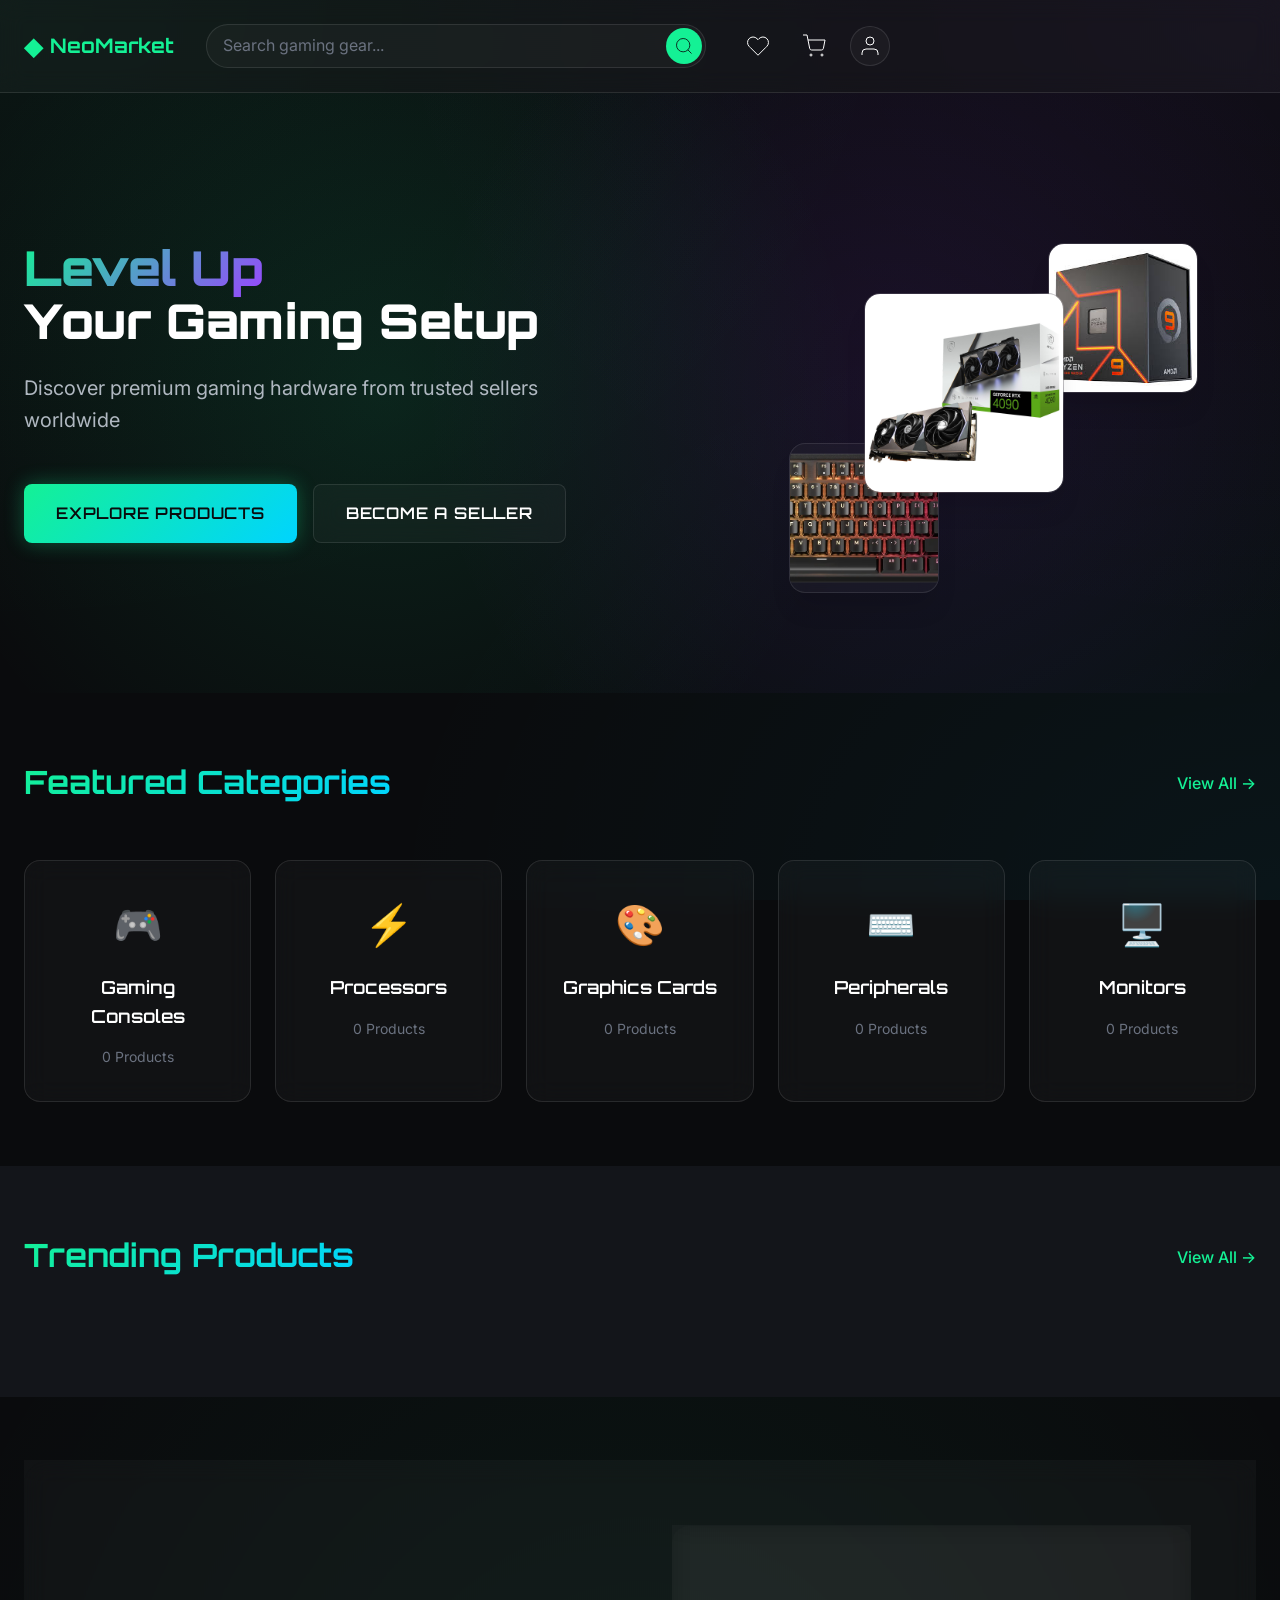
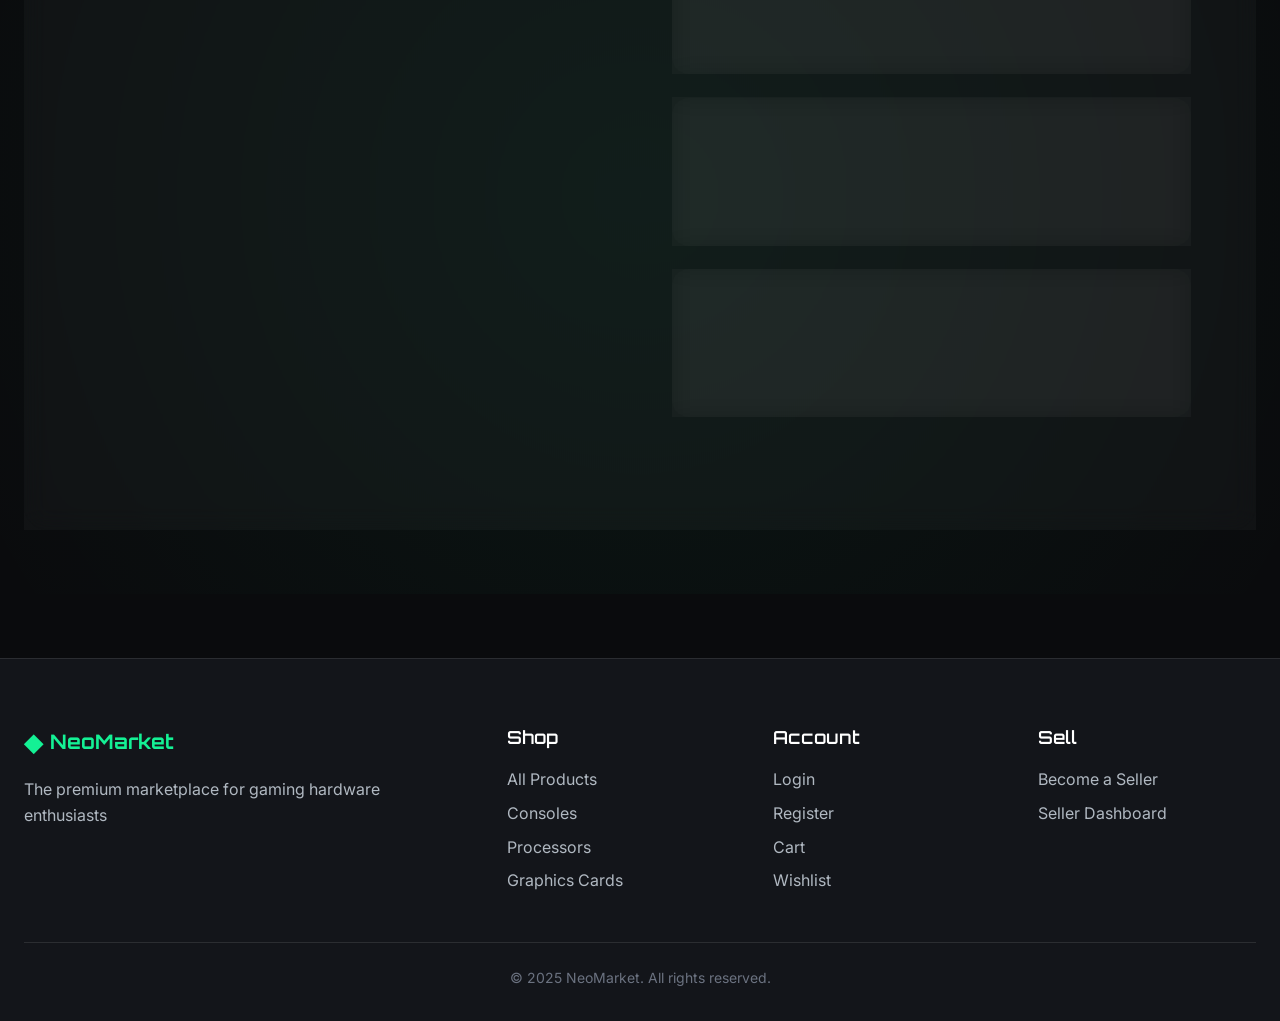
<file: public/html/index.html>
<!DOCTYPE html>
<html lang="fr">
<head>
    <meta charset="UTF-8">
    <meta name="viewport" content="width=device-width, initial-scale=1.0">
    <title>NeoMarket - Gaming Hardware Marketplace</title>
    <link rel="preconnect" href="https://fonts.googleapis.com">
    <link rel="preconnect" href="https://fonts.gstatic.com" crossorigin>
    <link href="https://fonts.googleapis.com/css2?family=Orbitron:wght@400;500;600;700;900&family=Inter:wght@300;400;500;600;700&family=JetBrains+Mono:wght@400;500;600&display=swap" rel="stylesheet">
    <link rel="stylesheet" href="../css/reset.css">
    <link rel="stylesheet" href="../css/variables.css">
    <link rel="stylesheet" href="../css/global.css">
    <link rel="stylesheet" href="../css/components.css">
    <link rel="stylesheet" href="../css/layout.css">
    <link rel="stylesheet" href="../css/responsive.css">
</head>
<body>
    <div id="toast-container"></div>
    
    <nav class="navbar">
        <div class="container navbar-content">
            <a href="index.html" class="logo">
                <span class="logo-icon">◆</span>
                <span class="logo-text">NeoMarket</span>
            </a>
            
            <form class="search-form" id="searchForm">
                <input type="text" class="search-input" placeholder="Search gaming gear..." id="searchInput">
                <button type="submit" class="search-btn">
                    <svg width="20" height="20" viewBox="0 0 24 24" fill="none" stroke="currentColor">
                        <circle cx="11" cy="11" r="8"></circle>
                        <path d="m21 21-4.35-4.35"></path>
                    </svg>
                </button>
            </form>
            
            <div class="nav-actions">
                <a href="wishlist.html" class="nav-link">
                    <svg width="24" height="24" viewBox="0 0 24 24" fill="none" stroke="currentColor">
                        <path d="M20.84 4.61a5.5 5.5 0 0 0-7.78 0L12 5.67l-1.06-1.06a5.5 5.5 0 0 0-7.78 7.78l1.06 1.06L12 21.23l7.78-7.78 1.06-1.06a5.5 5.5 0 0 0 0-7.78z"></path>
                    </svg>
                    <span class="badge" id="wishlistBadge">0</span>
                </a>
                <a href="cart.html" class="nav-link">
                    <svg width="24" height="24" viewBox="0 0 24 24" fill="none" stroke="currentColor">
                        <circle cx="9" cy="21" r="1"></circle>
                        <circle cx="20" cy="21" r="1"></circle>
                        <path d="M1 1h4l2.68 13.39a2 2 0 0 0 2 1.61h9.72a2 2 0 0 0 2-1.61L23 6H6"></path>
                    </svg>
                    <span class="badge" id="cartBadge">0</span>
                </a>
                <div class="user-menu">
                    <button class="user-btn" id="userMenuBtn">
                        <svg width="24" height="24" viewBox="0 0 24 24" fill="none" stroke="currentColor">
                            <path d="M20 21v-2a4 4 0 0 0-4-4H8a4 4 0 0 0-4 4v2"></path>
                            <circle cx="12" cy="7" r="4"></circle>
                        </svg>
                    </button>
                    <div class="dropdown-menu" id="userDropdown">
                        <a href="login.html" class="dropdown-item" id="loginLink">Login</a>
                        <a href="register.html" class="dropdown-item" id="registerLink">Register</a>
                        <a href="vendor-dashboard.html" class="dropdown-item" id="dashboardLink" style="display: none;">Dashboard</a>
                        <a href="admin.html" class="dropdown-item" id="adminLink" style="display: none;">Admin Panel</a>
                        <button class="dropdown-item" id="logoutBtn" style="display: none;">Logout</button>
                    </div>
                </div>
            </div>
        </div>
    </nav>

    <section class="hero">
        <div class="hero-bg"></div>
        <div class="container hero-content">
            <div class="hero-text">
                <h1 class="hero-title">
                    <span class="gradient-text">Level Up</span><br>
                    Your Gaming Setup
                </h1>
                <p class="hero-subtitle">
                    Discover premium gaming hardware from trusted sellers worldwide
                </p>
                <div class="hero-actions">
                    <a href="products.html" class="btn btn-primary btn-lg">
                        Explore Products
                    </a>
                    <a href="register.html" class="btn btn-secondary btn-lg">
                        Become a Seller
                    </a>
                </div>
            </div>
            <div class="hero-visual">
                <div class="floating-card floating-card-1">
                    <img src="../img_prod/NVIDIA GeForce RTX 4090 24GB.jpg" alt="RTX 4090">
                </div>
                <div class="floating-card floating-card-2">
                    <img src="../img_prod/AMD Ryzen 9 7950X.jpg" alt="Ryzen 9">
                </div>
                <div class="floating-card floating-card-3">
                    <img src="../img_prod/Corsair K70 RGB TKL.jpg" alt="Keyboard">
                </div>
            </div>
        </div>
    </section>

    <section class="section">
        <div class="container">
            <div class="section-header">
                <h2 class="section-title">Featured Categories</h2>
                <a href="products.html" class="section-link">View All →</a>
            </div>
            
            <div class="categories-grid">
                <a href="products.html?category=consoles" class="category-card">
                    <div class="category-icon">🎮</div>
                    <h3 class="category-name">Gaming Consoles</h3>
                    <p class="category-count">5 Products</p>
                </a>
                <a href="products.html?category=processors" class="category-card">
                    <div class="category-icon">⚡</div>
                    <h3 class="category-name">Processors</h3>
                    <p class="category-count">2 Products</p>
                </a>
                <a href="products.html?category=graphics" class="category-card">
                    <div class="category-icon">🎨</div>
                    <h3 class="category-name">Graphics Cards</h3>
                    <p class="category-count">2 Products</p>
                </a>
                <a href="products.html?category=peripherals" class="category-card">
                    <div class="category-icon">⌨️</div>
                    <h3 class="category-name">Peripherals</h3>
                    <p class="category-count">4 Products</p>
                </a>
                <a href="products.html?category=monitors" class="category-card">
                    <div class="category-icon">🖥️</div>
                    <h3 class="category-name">Monitors</h3>
                    <p class="category-count">1 Product</p>
                </a>
            </div>
        </div>
    </section>

    <section class="section section-alt">
        <div class="container">
            <div class="section-header">
                <h2 class="section-title">Trending Products</h2>
                <a href="products.html" class="section-link">View All →</a>
            </div>
            
            <div class="products-grid" id="trendingProducts">
                <!-- Products will be loaded by JavaScript -->
            </div>
        </div>
    </section>

    <section class="section cta-section">
        <div class="container">
            <div class="cta-card">
                <div class="cta-content">
                    <h2 class="cta-title">Ready to Start Selling?</h2>
                    <p class="cta-text">Join thousands of sellers and reach gamers worldwide</p>
                    <a href="register.html" class="btn btn-primary btn-lg">Create Seller Account</a>
                </div>
                <div class="cta-visual">
                    <div class="stats-grid">
                        <div class="stat-card">
                            <div class="stat-value">1000+</div>
                            <div class="stat-label">Active Sellers</div>
                        </div>
                        <div class="stat-card">
                            <div class="stat-value">5000+</div>
                            <div class="stat-label">Products</div>
                        </div>
                        <div class="stat-card">
                            <div class="stat-value">10k+</div>
                            <div class="stat-label">Happy Customers</div>
                        </div>
                    </div>
                </div>
            </div>
        </div>
    </section>

    <footer class="footer">
        <div class="container">
            <div class="footer-grid">
                <div class="footer-col">
                    <div class="footer-logo">
                        <span class="logo-icon">◆</span>
                        <span class="logo-text">NeoMarket</span>
                    </div>
                    <p class="footer-desc">
                        The premium marketplace for gaming hardware enthusiasts
                    </p>
                </div>
                
                <div class="footer-col">
                    <h4 class="footer-title">Shop</h4>
                    <ul class="footer-links">
                        <li><a href="products.html">All Products</a></li>
                        <li><a href="products.html?category=consoles">Consoles</a></li>
                        <li><a href="products.html?category=processors">Processors</a></li>
                        <li><a href="products.html?category=graphics">Graphics Cards</a></li>
                    </ul>
                </div>
                
                <div class="footer-col">
                    <h4 class="footer-title">Account</h4>
                    <ul class="footer-links">
                        <li><a href="login.html">Login</a></li>
                        <li><a href="register.html">Register</a></li>
                        <li><a href="cart.html">Cart</a></li>
                        <li><a href="wishlist.html">Wishlist</a></li>
                    </ul>
                </div>
                
                <div class="footer-col">
                    <h4 class="footer-title">Sell</h4>
                    <ul class="footer-links">
                        <li><a href="register.html">Become a Seller</a></li>
                        <li><a href="vendor-dashboard.html">Seller Dashboard</a></li>
                    </ul>
                </div>
            </div>
            
            <div class="footer-bottom">
                <p>&copy; 2025 NeoMarket. All rights reserved.</p>
            </div>
        </div>
    </footer>

    <div id="quickViewModal" class="modal">
        <div class="modal-overlay"></div>
        <div class="modal-content modal-lg">
            <button class="modal-close">&times;</button>
            <div class="modal-body" id="quickViewContent">
                <!-- Content loaded by JS -->
            </div>
        </div>
    </div>

    
    <script src="../js/utils.js"></script>
    <script src="../js/toasts.js"></script>
    <script src="../js/modals.js"></script>
    <script src="../js/auth.js"></script>
    <script src="../js/cart.js"></script>
    <script src="../js/wishlist.js"></script>
    <script src="../js/products.js"></script>
    <script src="../js/main.js"></script>
</body>
</html>
</file>
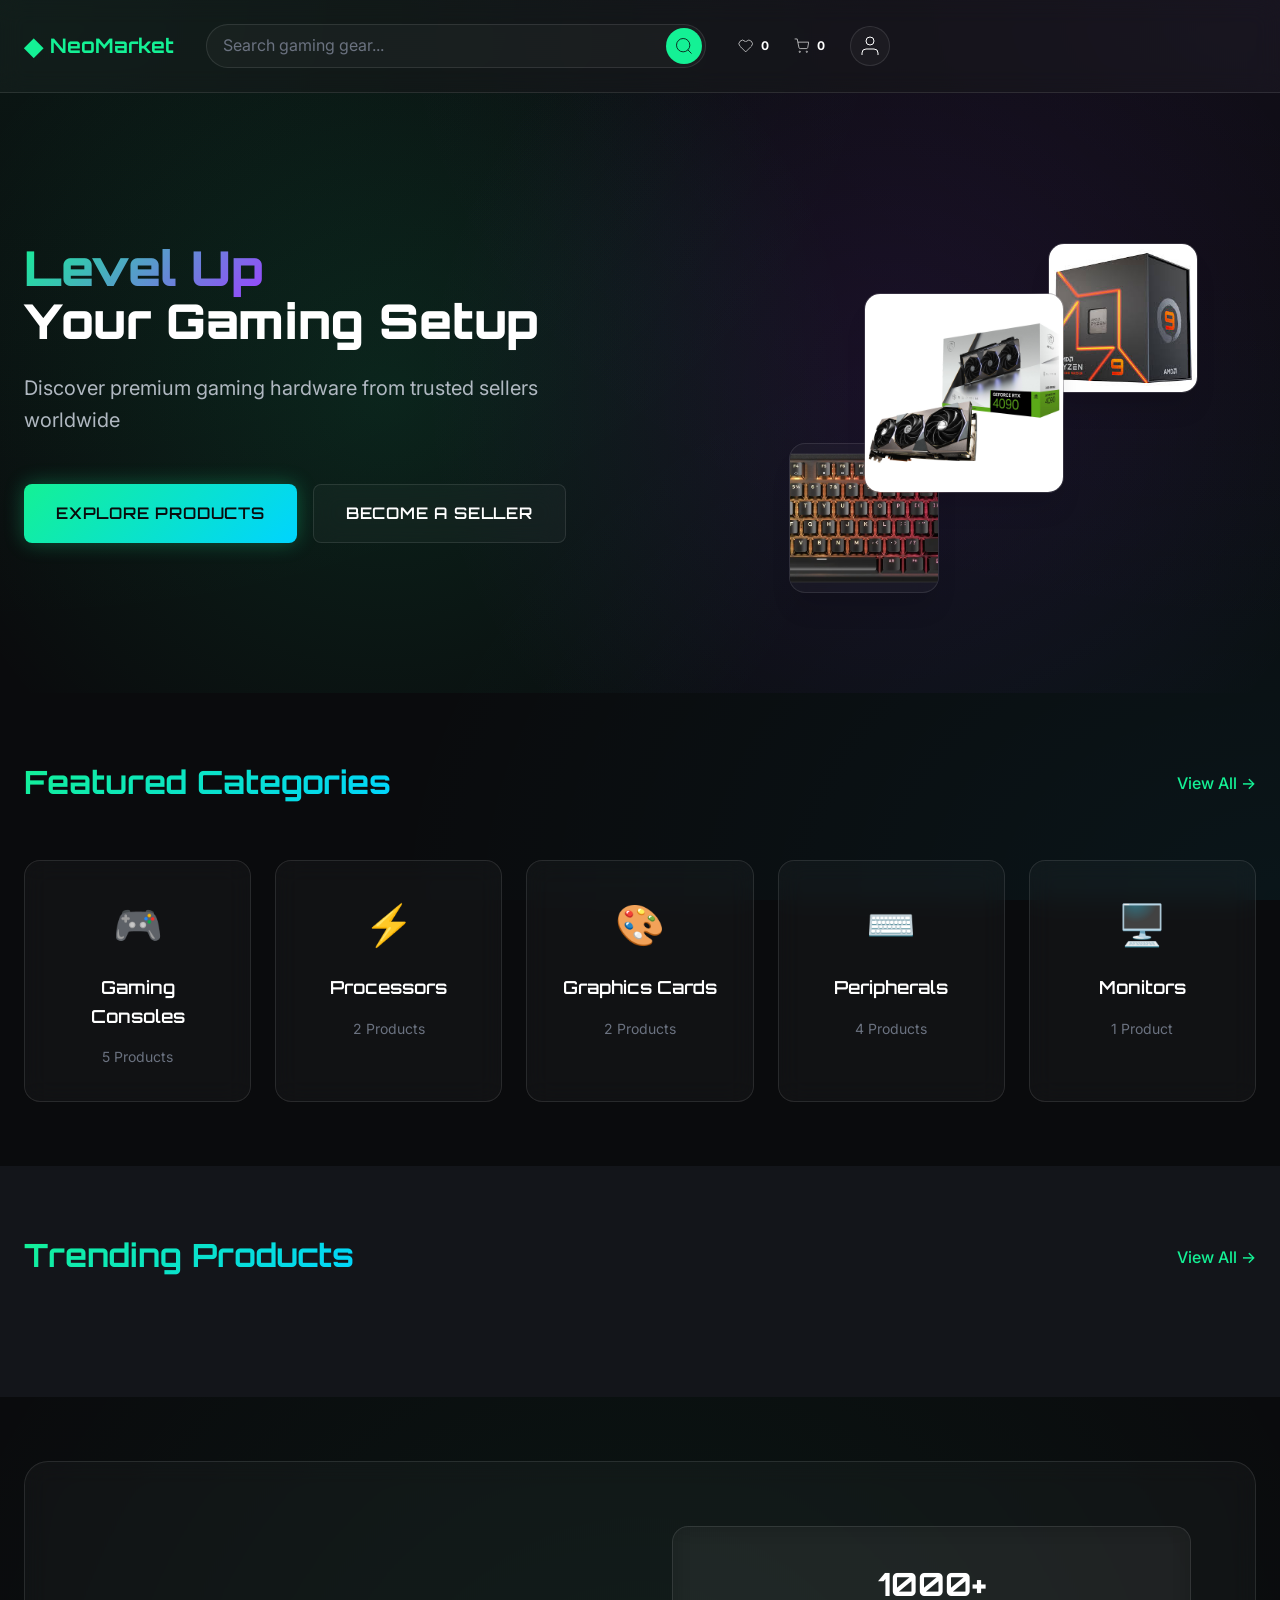
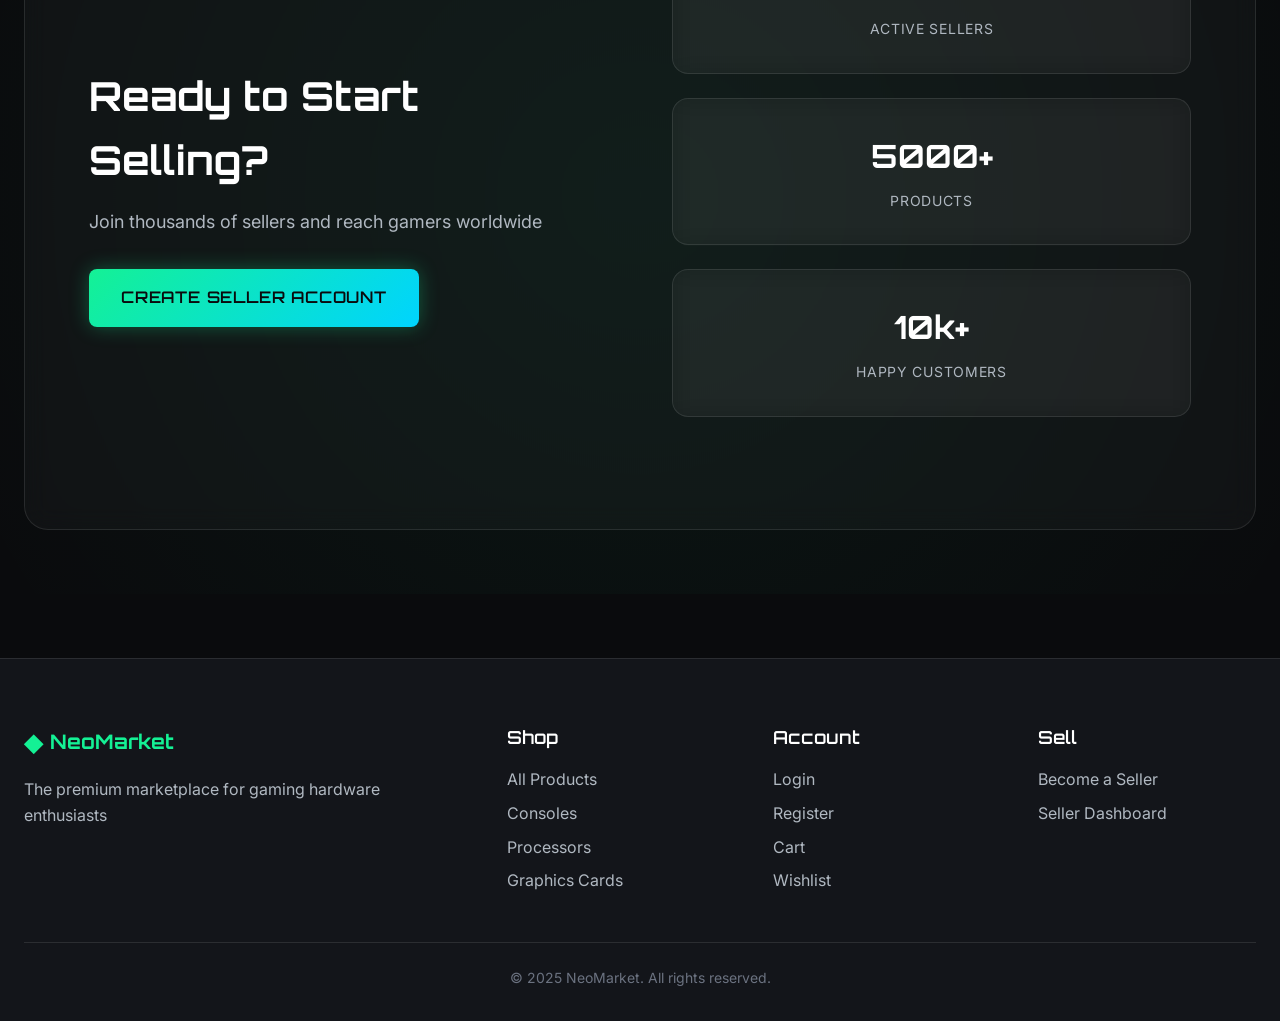
<file: public/public/index.html>
<!DOCTYPE html>
<html lang="fr">
<head>
    <meta charset="UTF-8">
    <meta name="viewport" content="width=device-width, initial-scale=1.0">
    <title>NeoMarket - Gaming Hardware Marketplace</title>
    <link rel="preconnect" href="https://fonts.googleapis.com">
    <link rel="preconnect" href="https://fonts.gstatic.com" crossorigin>
    <link href="https://fonts.googleapis.com/css2?family=Orbitron:wght@400;500;600;700;900&family=Inter:wght@300;400;500;600;700&family=JetBrains+Mono:wght@400;500;600&display=swap" rel="stylesheet">
    <link rel="stylesheet" href="css/reset.css">
    <link rel="stylesheet" href="css/variables.css">
    <link rel="stylesheet" href="css/global.css">
    <link rel="stylesheet" href="css/components.css">
    <link rel="stylesheet" href="css/layout.css">
    <link rel="stylesheet" href="css/responsive.css">
</head>
<body>
    <div id="toast-container"></div>
    
    <nav class="navbar">
        <div class="container navbar-content">
            <a href="index.html" class="logo">
                <span class="logo-icon">◆</span>
                <span class="logo-text">NeoMarket</span>
            </a>
            
            <form class="search-form" id="searchForm">
                <input type="text" class="search-input" placeholder="Search gaming gear..." id="searchInput">
                <button type="submit" class="search-btn">
                    <svg width="20" height="20" viewBox="0 0 24 24" fill="none" stroke="currentColor">
                        <circle cx="11" cy="11" r="8"></circle>
                        <path d="m21 21-4.35-4.35"></path>
                    </svg>
                </button>
            </form>
            
            <div class="nav-actions">
                <a href="wishlist.html" class="nav-link">
                    <svg width="24" height="24" viewBox="0 0 24 24" fill="none" stroke="currentColor">
                        <path d="M20.84 4.61a5.5 5.5 0 0 0-7.78 0L12 5.67l-1.06-1.06a5.5 5.5 0 0 0-7.78 7.78l1.06 1.06L12 21.23l7.78-7.78 1.06-1.06a5.5 5.5 0 0 0 0-7.78z"></path>
                    </svg>
                    <span class="badge" id="wishlistBadge">0</span>
                </a>
                <a href="cart.html" class="nav-link">
                    <svg width="24" height="24" viewBox="0 0 24 24" fill="none" stroke="currentColor">
                        <circle cx="9" cy="21" r="1"></circle>
                        <circle cx="20" cy="21" r="1"></circle>
                        <path d="M1 1h4l2.68 13.39a2 2 0 0 0 2 1.61h9.72a2 2 0 0 0 2-1.61L23 6H6"></path>
                    </svg>
                    <span class="badge" id="cartBadge">0</span>
                </a>
                <div class="user-menu">
                    <button class="user-btn" id="userMenuBtn">
                        <svg width="24" height="24" viewBox="0 0 24 24" fill="none" stroke="currentColor">
                            <path d="M20 21v-2a4 4 0 0 0-4-4H8a4 4 0 0 0-4 4v2"></path>
                            <circle cx="12" cy="7" r="4"></circle>
                        </svg>
                    </button>
                    <div class="dropdown-menu" id="userDropdown">
                        <a href="login.html" class="dropdown-item" id="loginLink">Login</a>
                        <a href="register.html" class="dropdown-item" id="registerLink">Register</a>
                        <a href="vendor-dashboard.html" class="dropdown-item" id="dashboardLink" style="display: none;">Dashboard</a>
                        <a href="admin.html" class="dropdown-item" id="adminLink" style="display: none;">Admin Panel</a>
                        <button class="dropdown-item" id="logoutBtn" style="display: none;">Logout</button>
                    </div>
                </div>
            </div>
        </div>
    </nav>

    <section class="hero">
        <div class="hero-bg"></div>
        <div class="container hero-content">
            <div class="hero-text">
                <h1 class="hero-title">
                    <span class="gradient-text">Level Up</span><br>
                    Your Gaming Setup
                </h1>
                <p class="hero-subtitle">
                    Discover premium gaming hardware from trusted sellers worldwide
                </p>
                <div class="hero-actions">
                    <a href="products.html" class="btn btn-primary btn-lg">
                        Explore Products
                    </a>
                    <a href="register.html" class="btn btn-secondary btn-lg">
                        Become a Seller
                    </a>
                </div>
            </div>
            <div class="hero-visual">
                <div class="floating-card floating-card-1">
                    <img src="img_prod/NVIDIA GeForce RTX 4090 24GB.jpg" alt="RTX 4090">
                </div>
                <div class="floating-card floating-card-2">
                    <img src="img_prod/AMD Ryzen 9 7950X.jpg" alt="Ryzen 9">
                </div>
                <div class="floating-card floating-card-3">
                    <img src="img_prod/Corsair K70 RGB TKL.jpg" alt="Keyboard">
                </div>
            </div>
        </div>
    </section>

    <section class="section">
        <div class="container">
            <div class="section-header">
                <h2 class="section-title">Featured Categories</h2>
                <a href="products.html" class="section-link">View All →</a>
            </div>
            
            <div class="categories-grid">
                <a href="products.html?category=consoles" class="category-card">
                    <div class="category-icon">🎮</div>
                    <h3 class="category-name">Gaming Consoles</h3>
                    <p class="category-count">5 Products</p>
                </a>
                <a href="products.html?category=processors" class="category-card">
                    <div class="category-icon">⚡</div>
                    <h3 class="category-name">Processors</h3>
                    <p class="category-count">2 Products</p>
                </a>
                <a href="products.html?category=graphics" class="category-card">
                    <div class="category-icon">🎨</div>
                    <h3 class="category-name">Graphics Cards</h3>
                    <p class="category-count">2 Products</p>
                </a>
                <a href="products.html?category=peripherals" class="category-card">
                    <div class="category-icon">⌨️</div>
                    <h3 class="category-name">Peripherals</h3>
                    <p class="category-count">4 Products</p>
                </a>
                <a href="products.html?category=monitors" class="category-card">
                    <div class="category-icon">🖥️</div>
                    <h3 class="category-name">Monitors</h3>
                    <p class="category-count">1 Product</p>
                </a>
            </div>
        </div>
    </section>

    <section class="section section-alt">
        <div class="container">
            <div class="section-header">
                <h2 class="section-title">Trending Products</h2>
                <a href="products.html" class="section-link">View All →</a>
            </div>
            
            <div class="products-grid" id="trendingProducts">
                <!-- Products will be loaded by JavaScript -->
            </div>
        </div>
    </section>

    <section class="section cta-section">
        <div class="container">
            <div class="cta-card">
                <div class="cta-content">
                    <h2 class="cta-title">Ready to Start Selling?</h2>
                    <p class="cta-text">Join thousands of sellers and reach gamers worldwide</p>
                    <a href="register.html" class="btn btn-primary btn-lg">Create Seller Account</a>
                </div>
                <div class="cta-visual">
                    <div class="stats-grid">
                        <div class="stat-card">
                            <div class="stat-value">1000+</div>
                            <div class="stat-label">Active Sellers</div>
                        </div>
                        <div class="stat-card">
                            <div class="stat-value">5000+</div>
                            <div class="stat-label">Products</div>
                        </div>
                        <div class="stat-card">
                            <div class="stat-value">10k+</div>
                            <div class="stat-label">Happy Customers</div>
                        </div>
                    </div>
                </div>
            </div>
        </div>
    </section>

    <footer class="footer">
        <div class="container">
            <div class="footer-grid">
                <div class="footer-col">
                    <div class="footer-logo">
                        <span class="logo-icon">◆</span>
                        <span class="logo-text">NeoMarket</span>
                    </div>
                    <p class="footer-desc">
                        The premium marketplace for gaming hardware enthusiasts
                    </p>
                </div>
                
                <div class="footer-col">
                    <h4 class="footer-title">Shop</h4>
                    <ul class="footer-links">
                        <li><a href="products.html">All Products</a></li>
                        <li><a href="products.html?category=consoles">Consoles</a></li>
                        <li><a href="products.html?category=processors">Processors</a></li>
                        <li><a href="products.html?category=graphics">Graphics Cards</a></li>
                    </ul>
                </div>
                
                <div class="footer-col">
                    <h4 class="footer-title">Account</h4>
                    <ul class="footer-links">
                        <li><a href="login.html">Login</a></li>
                        <li><a href="register.html">Register</a></li>
                        <li><a href="cart.html">Cart</a></li>
                        <li><a href="wishlist.html">Wishlist</a></li>
                    </ul>
                </div>
                
                <div class="footer-col">
                    <h4 class="footer-title">Sell</h4>
                    <ul class="footer-links">
                        <li><a href="register.html">Become a Seller</a></li>
                        <li><a href="vendor-dashboard.html">Seller Dashboard</a></li>
                    </ul>
                </div>
            </div>
            
            <div class="footer-bottom">
                <p>&copy; 2025 NeoMarket. All rights reserved.</p>
            </div>
        </div>
    </footer>

    <div id="quickViewModal" class="modal">
        <div class="modal-overlay"></div>
        <div class="modal-content modal-lg">
            <button class="modal-close">&times;</button>
            <div class="modal-body" id="quickViewContent">
                <!-- Content loaded by JS -->
            </div>
        </div>
    </div>
</body>
</html>
</file>
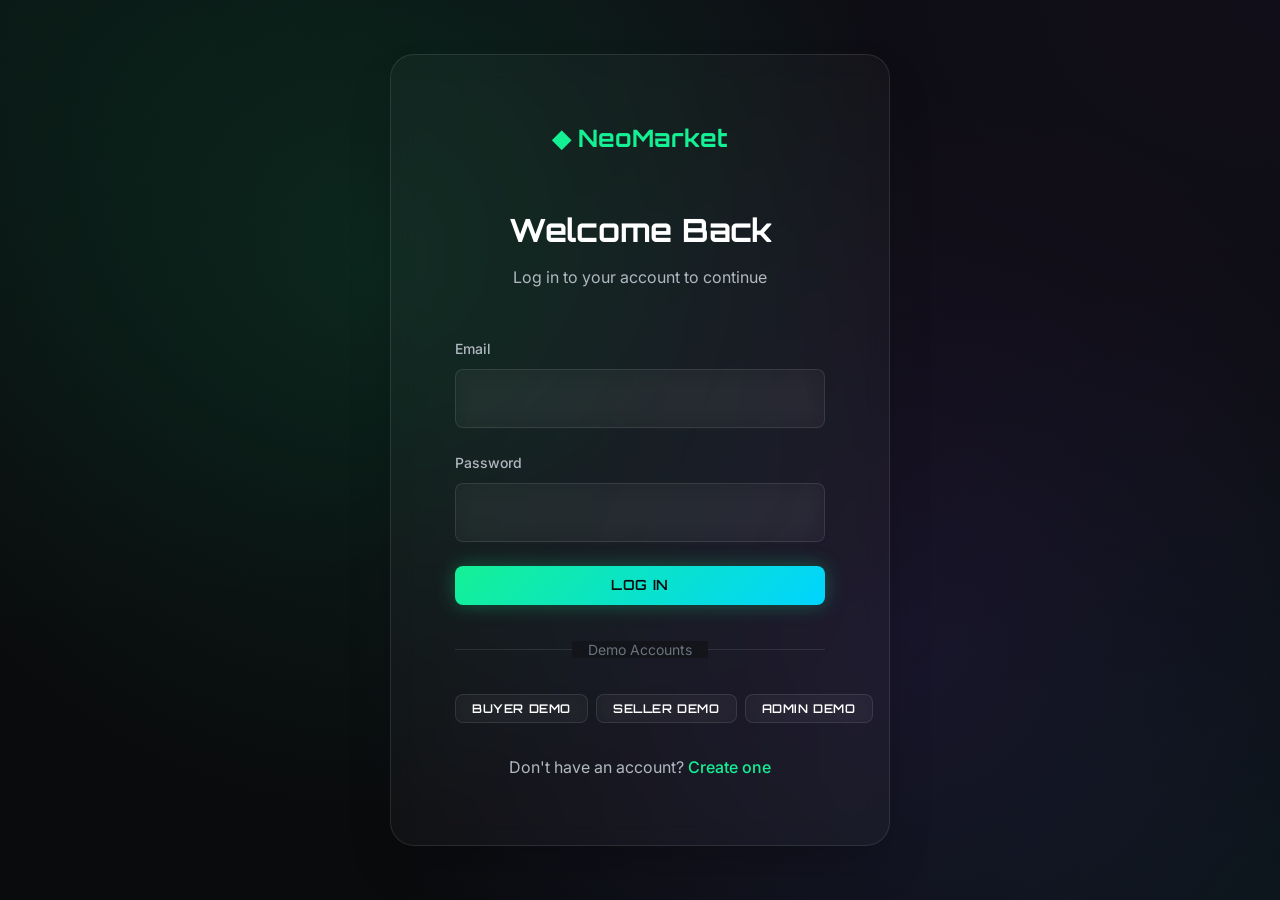
<file: public/html/admin.html>
<!DOCTYPE html>
<html lang="en">

<head>
    <meta charset="UTF-8">
    <meta name="viewport" content="width=device-width, initial-scale=1.0">
    <title>Admin Dashboard - NeoMarket</title>
    <link rel="stylesheet" href="../css/reset.css">
    <link rel="stylesheet" href="../css/variables.css">
    <link rel="stylesheet" href="../css/global.css">
    <link rel="stylesheet" href="../css/components.css">
    <link rel="stylesheet" href="../css/layout.css">
    <link rel="stylesheet" href="../css/responsive.css">
</head>

<body>
    <div id="toast-container"></div>

    <!-- NAVBAR -->
    <nav class="navbar">
        <div class="container navbar-content">
            <a href="index.html" class="logo">
                <span class="logo-icon">◆</span>
                <span class="logo-text">NeoMarket</span>
            </a>

            <form class="search-form" id="searchForm">
                <input type="text" class="search-input" placeholder="Search gaming gear..." id="searchInput">
                <button type="submit" class="search-btn">
                    <svg width="20" height="20" viewBox="0 0 24 24" fill="none" stroke="currentColor">
                        <circle cx="11" cy="11" r="8"></circle>
                        <path d="m21 21-4.35-4.35"></path>
                    </svg>
                </button>
            </form>

            <div class="nav-actions">
                <a href="index.html" class="nav-link">
                    <svg width="24" height="24" viewBox="0 0 24 24" fill="none" stroke="currentColor">
                        <path d="M3 9l9-7 9 7v11a2 2 0 0 1-2 2H5a2 2 0 0 1-2-2z"></path>
                        <polyline points="9 22 9 12 15 12 15 22"></polyline>
                    </svg>
                </a>
                <div class="user-menu">
                    <button class="user-btn" id="userMenuBtn">
                        <span id="userName">Admin</span>
                        <svg width="20" height="20" viewBox="0 0 24 24" fill="none" stroke="currentColor">
                            <polyline points="6 9 12 15 18 9"></polyline>
                        </svg>
                    </button>
                    <div class="dropdown-menu" id="userDropdown">
                        <button class="dropdown-item" id="logoutBtn">Logout</button>
                    </div>
                </div>
            </div>
        </div>
    </nav>

    <!-- MAIN LAYOUT -->
    <div class="dashboard-container">
        <!-- SIDEBAR -->
        <aside class="dashboard-sidebar">
            <nav class="sidebar-nav">
                <a href="#dashboard" class="sidebar-link active" data-section="dashboard">
                    <svg width="20" height="20" viewBox="0 0 24 24" fill="none" stroke="currentColor">
                        <rect x="3" y="3" width="7" height="7"></rect>
                        <rect x="14" y="3" width="7" height="7"></rect>
                        <rect x="14" y="14" width="7" height="7"></rect>
                        <rect x="3" y="14" width="7" height="7"></rect>
                    </svg>
                    Dashboard
                </a>
                <a href="#products" class="sidebar-link" data-section="products">
                    <svg width="20" height="20" viewBox="0 0 24 24" fill="none" stroke="currentColor">
                        <path
                            d="M21 16V8a2 2 0 0 0-1-1.73l-7-4a2 2 0 0 0-2 0l-7 4A2 2 0 0 0 3 8v8a2 2 0 0 0 1 1.73l7 4a2 2 0 0 0 2 0l7-4A2 2 0 0 0 21 16z">
                        </path>
                    </svg>
                    Products
                </a>
                <a href="#users" class="sidebar-link" data-section="users">
                    <svg width="20" height="20" viewBox="0 0 24 24" fill="none" stroke="currentColor">
                        <path d="M17 21v-2a4 4 0 0 0-4-4H5a4 4 0 0 0-4 4v2"></path>
                        <circle cx="9" cy="7" r="4"></circle>
                        <path d="M23 21v-2a4 4 0 0 0-3-3.87"></path>
                        <path d="M16 3.13a4 4 0 0 1 0 7.75"></path>
                    </svg>
                    Users
                </a>
                <a href="#orders" class="sidebar-link" data-section="orders">
                    <svg width="20" height="20" viewBox="0 0 24 24" fill="none" stroke="currentColor">
                        <path d="M6 2L3 6v14a2 2 0 0 0 2 2h14a2 2 0 0 0 2-2V6l-3-4z"></path>
                        <line x1="3" y1="6" x2="21" y2="6"></line>
                        <path d="M16 10a4 4 0 0 1-8 0"></path>
                    </svg>
                    Orders
                </a>
                <a href="#settings" class="sidebar-link" data-section="settings">
                    <svg width="20" height="20" viewBox="0 0 24 24" fill="none" stroke="currentColor">
                        <circle cx="12" cy="12" r="3"></circle>
                        <path d="M12 1v6m0 6v6m9-9h-6m-6 0H3"></path>
                    </svg>
                    Paramètres
                </a>
            </nav>
        </aside>

        <!-- MAIN CONTENT -->
        <main class="dashboard-main">
            <!-- DASHBOARD SECTION -->
            <section id="section-dashboard" class="dashboard-section active">
                <div class="section-header">
                    <h1 class="section-title">Dashboard</h1>
                    <p class="section-subtitle">Manage your marketplace</p>
                </div>

                <div class="stats-grid">
                    <div class="stat-card">
                        <div class="stat-header">
                            <span class="stat-label">Revenue</span>
                            <svg width="24" height="24" viewBox="0 0 24 24" fill="none" stroke="currentColor"
                                class="stat-icon">
                                <line x1="12" y1="1" x2="12" y2="23"></line>
                                <path d="M17 5H9.5a3.5 3.5 0 0 0 0 7h5a3.5 3.5 0 0 1 0 7H6"></path>
                            </svg>
                        </div>
                        <div class="stat-value">$45,231</div>
                        <div class="stat-change positive">+12% from last month</div>
                    </div>

                    <div class="stat-card">
                        <div class="stat-header">
                            <span class="stat-label">Users</span>
                            <svg width="24" height="24" viewBox="0 0 24 24" fill="none" stroke="currentColor"
                                class="stat-icon">
                                <path d="M17 21v-2a4 4 0 0 0-4-4H5a4 4 0 0 0-4 4v2"></path>
                                <circle cx="9" cy="7" r="4"></circle>
                            </svg>
                        </div>
                        <div class="stat-value" id="totalUsers">3</div>
                        <div class="stat-change positive">+5% this week</div>
                    </div>

                    <div class="stat-card">
                        <div class="stat-header">
                            <span class="stat-label">Products</span>
                            <svg width="24" height="24" viewBox="0 0 24 24" fill="none" stroke="currentColor"
                                class="stat-icon">
                                <path
                                    d="M21 16V8a2 2 0 0 0-1-1.73l-7-4a2 2 0 0 0-2 0l-7 4A2 2 0 0 0 3 8v8a2 2 0 0 0 1 1.73l7 4a2 2 0 0 0 2 0l7-4A2 2 0 0 0 21 16z">
                                </path>
                            </svg>
                        </div>
                        <div class="stat-value" id="totalProducts">0</div>
                        <div class="stat-change">Active listings</div>
                    </div>

                    <div class="stat-card">
                        <div class="stat-header">
                            <span class="stat-label">Orders</span>
                            <svg width="24" height="24" viewBox="0 0 24 24" fill="none" stroke="currentColor"
                                class="stat-icon">
                                <circle cx="12" cy="12" r="10"></circle>
                                <polyline points="12 6 12 12 16 14"></polyline>
                            </svg>
                        </div>
                        <div class="stat-value">156</div>
                        <div class="stat-change">+18% this month</div>
                    </div>
                </div>

                <div class="dashboard-grid">
                    <div class="dashboard-card">
                        <h3 class="card-title">Recent Orders</h3>
                        <div id="recentOrders" class="sales-list"></div>
                    </div>

                    <div class="dashboard-card">
                        <h3 class="card-title">Top Products</h3>
                        <div id="topProducts"></div>
                    </div>
                </div>
            </section>

            <!-- Products Section -->
            <section id="section-products" class="dashboard-section">
                <div class="section-header">
                    <h1 class="section-title">Product Management</h1>
                    <button class="btn btn-primary" onclick="openAddProductModal()">
                        <svg width="20" height="20" viewBox="0 0 24 24" fill="none" stroke="currentColor">
                            <line x1="12" y1="5" x2="12" y2="19"></line>
                            <line x1="5" y1="12" x2="19" y2="12"></line>
                        </svg>
                        Add
                    </button>
                </div>

                <div class="table-container">
                    <div style="padding: 1rem 1.5rem; border-bottom: 1px solid var(--color-border);">
                        <input type="text" placeholder="🔍 Search for a product..." id="searchProduct"
                            style="width: 100%; padding: 0.75rem; background: var(--color-bg-tertiary); border: 1px solid var(--color-border); border-radius: 8px; color: var(--color-text-primary);"
                            onkeyup="filterProducts(this.value)">
                    </div>
                    <table class="data-table">
                        <thead>
                            <tr>
                                <th>Product</th>
                                <th>Category</th>
                                <th>Price</th>
                                <th>Stock</th>
                                <th>Actions</th>
                            </tr>
                        </thead>
                        <tbody id="productsTableBody"></tbody>
                    </table>
                </div>
            </section>

            <!-- Users Section -->
            <section id="section-users" class="dashboard-section">
                <div class="section-header">
                    <h1 class="section-title">User Management</h1>
                    <button class="btn btn-primary" onclick="openAddUserModal()">
                        <svg width="20" height="20" viewBox="0 0 24 24" fill="none" stroke="currentColor">
                            <line x1="12" y1="5" x2="12" y2="19"></line>
                            <line x1="5" y1="12" x2="19" y2="12"></line>
                        </svg>
                        Add
                    </button>
                </div>

                <div class="table-container">
                    <div style="padding: 1rem 1.5rem; border-bottom: 1px solid var(--color-border);">
                        <input type="text" placeholder="🔍 Search for a user..." id="searchUser"
                            style="width: 100%; padding: 0.75rem; background: var(--color-bg-tertiary); border: 1px solid var(--color-border); border-radius: 8px; color: var(--color-text-primary);"
                            onkeyup="filterUsers(this.value)">
                    </div>
                    <table class="data-table">
                        <thead>
                            <tr>
                                <th>User</th>
                                <th>Role</th>
                                <th>Status</th>
                                <th>Date</th>
                                <th>Actions</th>
                            </tr>
                        </thead>
                        <tbody id="usersTableBody"></tbody>
                    </table>
                </div>
            </section>

            <!-- Orders Section -->
            <section id="section-orders" class="dashboard-section">
                <div class="section-header">
                    <h1 class="section-title">Order Management</h1>
                </div>

                <div class="table-container">
                    <div style="padding: 1rem 1.5rem; border-bottom: 1px solid var(--color-border);">
                        <input type="text" placeholder="🔍 Search for an order..." id="searchOrder"
                            style="width: 100%; padding: 0.75rem; background: var(--color-bg-tertiary); border: 1px solid var(--color-border); border-radius: 8px; color: var(--color-text-primary);"
                            onkeyup="filterOrders(this.value)">
                    </div>
                    <table class="data-table">
                        <thead>
                            <tr>
                                <th>Order ID</th>
                                <th>Customer</th>
                                <th>Products</th>
                                <th>Total Amount</th>
                                <th>Date</th>
                                <th>Status</th>
                                <th>Actions</th>
                            </tr>
                        </thead>
                        <tbody id="ordersTableBody">
                            <tr>
                                <td colspan="7" style="text-align: center; padding: 2rem;">
                                    Loading...
                                </td>
                            </tr>
                        </tbody>
                    </table>
                </div>
            </section>

            <!-- SETTINGS SECTION -->
            <section id="section-settings" class="dashboard-section">
                <div class="section-header">
                    <h1 class="section-title">Settings</h1>
                </div>
                <div class="form-container">
                    <form id="settingsForm" class="form">
                        <h3 class="form-section-title">General</h3>
                        <div class="form-row">
                            <div class="form-group">
                                <label for="settingSiteName">Site Name</label>
                                <input type="text" id="settingSiteName" class="form-input" value="NeoMarket Algeria">
                            </div>
                            <div class="form-group">
                                <label for="settingSupportEmail">Support Email</label>
                                <input type="email" id="settingSupportEmail" class="form-input"
                                    value="support@neomarket.dz">
                            </div>
                        </div>

                        <h3 class="form-section-title" style="margin-top: 2rem;">Finance & Marketplace</h3>
                        <div class="form-row">
                            <div class="form-group">
                                <label for="settingTaxRate">Tax Rate (%)</label>
                                <input type="number" id="settingTaxRate" class="form-input" step="0.1" value="19">
                            </div>
                            <div class="form-group">
                                <label for="settingCommission">Marketplace Commission (%)</label>
                                <input type="number" id="settingCommission" class="form-input" step="0.1" value="5">
                            </div>
                        </div>

                        <h3 class="form-section-title" style="margin-top: 2rem;">Preferences</h3>
                        <div class="form-group"
                            style="display: flex; align-items: center; gap: 1rem; margin-bottom: 1rem;">
                            <label class="switch">
                                <input type="checkbox" id="settingMaintenance">
                                <span class="slider round"></span>
                            </label>
                            <span>Maintenance Mode</span>
                        </div>

                        <div class="form-actions" style="margin-top: 2rem;">
                            <button type="submit" class="btn btn-primary">Save Changes</button>
                        </div>
                    </form>
                </div>
            </section>
        </main>
    </div>

    <!-- Add/Edit Product Modal -->
    <div id="productModal" class="modal">
        <div class="modal-overlay"></div>
        <div class="modal-content" style="max-width: 600px;">
            <div class="modal-header"
                style="padding: var(--space-xl); border-bottom: 1px solid var(--color-border); display: flex; align-items: center; justify-content: space-between;">
                <h2 id="productModalTitle" style="margin: 0; font-size: 1.5rem; font-weight: 600;">Add Product</h2>
                <button class="modal-close" onclick="closeProductModal()">&times;</button>
            </div>
            <div class="modal-body">
                <form id="productForm">
                    <input type="hidden" id="productId" value="">

                    <div class="form-group">
                        <label for="productTitle">Product Name *</label>
                        <input type="text" id="productTitle" class="form-input" required>
                    </div>

                    <div class="form-row" style="display: grid; grid-template-columns: 1fr 1fr; gap: 1rem;">
                        <div class="form-group">
                            <label for="productCategory">Category *</label>
                            <select id="productCategory" class="form-input" required>
                                <option value="">Select a category</option>
                                <option value="consoles">Gaming Consoles</option>
                                <option value="processors">Processors</option>
                                <option value="graphics">Graphics Cards</option>
                                <option value="peripherals">Peripherals</option>
                                <option value="monitors">Monitors</option>
                            </select>
                        </div>
                        <div class="form-group">
                            <label for="productBrand">Brand</label>
                            <input type="text" id="productBrand" class="form-input"
                                placeholder="Ex: NVIDIA, Sony, etc.">
                        </div>
                    </div>

                    <div class="form-row" style="display: grid; grid-template-columns: 1fr 1fr; gap: 1rem;">
                        <div class="form-group">
                            <label for="productPrice">Price (USD) *</label>
                            <input type="number" id="productPrice" class="form-input" step="0.01" min="0" required>
                        </div>
                        <div class="form-group">
                            <label for="productStock">Stock *</label>
                            <input type="number" id="productStock" class="form-input" min="0" required>
                        </div>
                    </div>

                    <div class="form-group">
                        <label for="productDescription">Description</label>
                        <textarea id="productDescription" class="form-input" rows="4"
                            placeholder="Description du produit..."></textarea>
                    </div>

                    <div class="form-row" style="display: grid; grid-template-columns: 1fr 1fr; gap: 1rem;">
                        <div class="form-group">
                            <label for="productModel">Model Number</label>
                            <input type="text" id="productModel" class="form-input" placeholder="Ex: RTX-4090">
                        </div>
                        <div class="form-group">
                            <label for="productImage">Image Filename</label>
                            <input type="text" id="productImage" class="form-input"
                                placeholder="Ex: NVIDIA GeForce RTX 4090 24GB.jpg">
                            <small
                                style="color: var(--color-text-tertiary); font-size: 0.875rem; margin-top: 0.25rem; display: block;">
                                Filename in the img_prod folder
                            </small>
                        </div>
                    </div>

                    <div class="form-group">
                        <label for="productVendor">Vendor ID (optional)</label>
                        <input type="text" id="productVendor" class="form-input"
                            placeholder="Vendor ID (leave empty for none)">
                    </div>

                    <div class="form-actions"
                        style="display: flex; gap: 1rem; justify-content: flex-end; margin-top: 1.5rem;">
                        <button type="button" class="btn btn-secondary" onclick="closeProductModal()">Cancel</button>
                        <button type="submit" class="btn btn-primary" id="productSubmitBtn">Add</button>
                    </div>
                </form>
            </div>
        </div>
    </div>

    <!-- Add/Edit User Modal -->
    <div id="userModal" class="modal">
        <div class="modal-overlay"></div>
        <div class="modal-content" style="max-width: 600px;">
            <div class="modal-header"
                style="padding: var(--space-xl); border-bottom: 1px solid var(--color-border); display: flex; align-items: center; justify-content: space-between;">
                <h2 id="userModalTitle" style="margin: 0; font-size: 1.5rem; font-weight: 600;">Add User</h2>
                <button class="modal-close" onclick="closeUserModal()">&times;</button>
            </div>
            <div class="modal-body">
                <form id="userForm">
                    <input type="hidden" id="userId" value="">

                    <div class="form-group">
                        <label for="userDisplayName">Display Name *</label>
                        <input type="text" id="userDisplayName" class="form-input" required>
                    </div>

                    <div class="form-group">
                        <label for="userEmail">Email *</label>
                        <input type="email" id="userEmail" class="form-input" required>
                    </div>

                    <div class="form-row" style="display: grid; grid-template-columns: 1fr 1fr; gap: 1rem;">
                        <div class="form-group">
                            <label for="userPhone">Phone *</label>
                            <input type="text" id="userPhone" class="form-input" required>
                        </div>
                        <div class="form-group">
                            <label for="userRole">Role *</label>
                            <select id="userRole" class="form-input" required>
                                <option value="buyer">Buyer</option>
                                <option value="seller">Seller</option>
                                <option value="admin">Admin</option>
                            </select>
                        </div>
                    </div>

                    <div class="form-group">
                        <label for="userPassword" id="userPasswordLabel">Password *</label>
                        <input type="password" id="userPassword" class="form-input">
                        <small id="userPasswordHint"
                            style="color: var(--color-text-tertiary); font-size: 0.875rem; margin-top: 0.25rem; display: block;">
                            Leave empty to keep current password (edit only)
                        </small>
                    </div>

                    <div class="form-actions"
                        style="display: flex; gap: 1rem; justify-content: flex-end; margin-top: 1.5rem;">
                        <button type="button" class="btn btn-secondary" onclick="closeUserModal()">Cancel</button>
                        <button type="submit" class="btn btn-primary" id="userSubmitBtn">Add</button>
                    </div>
                </form>
            </div>
        </div>
    </div>

    <script src="../js/utils.js"></script>
    <script src="../js/modals.js"></script>
    <script src="../js/toasts.js"></script>
    <script src="../js/auth.js"></script>
    <script>
        document.addEventListener('DOMContentLoaded', async () => {
            const user = Auth.getCurrentUser();
            if (!user || user.role !== 'admin') {
                window.location.href = 'login.html';
                return;
            }
            document.querySelectorAll('#adminName,#userName').forEach(el => el.textContent = user.display_name || user.name);

            // Sidebar navigation
            const sidebarLinks = document.querySelectorAll('.sidebar-link');
            const sections = document.querySelectorAll('.dashboard-section');

            function showSection(name) {
                sections.forEach(s => s.classList.remove('active'));
                const targetSection = document.getElementById(`section-${name}`);
                if (targetSection) {
                    targetSection.classList.add('active');
                }
                sidebarLinks.forEach(l => l.classList.remove('active'));
                const targetLink = document.querySelector(`.sidebar-link[data-section="${name}"]`);
                if (targetLink) {
                    targetLink.classList.add('active');
                }
            }

            sidebarLinks.forEach(link => {
                link.addEventListener('click', e => {
                    e.preventDefault();
                    const sectionName = link.getAttribute('data-section');
                    if (sectionName) {
                        showSection(sectionName);
                    }
                });
            });

            document.getElementById('logoutBtn').addEventListener('click', () => {
                Auth.logout();
                window.location.href = 'login.html';
            });

            // --- Load Dashboard Stats ---
            async function loadDashboardStats() {
                try {
                    // Load users
                    const usersRes = await Utils.ajax('/admin/users/list.php', 'POST', { user });
                    const users = Array.isArray(usersRes) ? usersRes : [];
                    document.getElementById('totalUsers').textContent = users.length;

                    // Load products
                    const productsRes = await Utils.ajax('/admin/products/list.php', 'POST', { user });
                    const products = Array.isArray(productsRes) ? productsRes : [];
                    document.getElementById('totalProducts').textContent = products.length;

                    // Load orders (try with token first, fallback to POST with user)
                    let orders = [];
                    try {
                        const ordersRes = await Utils.ajax('/admin/orders/list.php', 'GET', null);
                        orders = Array.isArray(ordersRes) ? ordersRes : [];
                    } catch (error) {
                        try {
                            const ordersRes = await Utils.ajax('/admin/orders/list.php', 'POST', { user });
                            orders = Array.isArray(ordersRes) ? ordersRes : [];
                        } catch (error2) {
                            console.error('Failed to load orders:', error2);
                        }
                    }

                    // Calculate total orders
                    const totalOrdersEl = document.querySelector('#section-dashboard .stat-card:nth-child(4) .stat-value');
                    if (totalOrdersEl) {
                        totalOrdersEl.textContent = orders.length;
                    }

                    // Calculate revenue (from shipped and completed orders)
                    // Revenue increases when orders are shipped or completed
                    const validOrders = orders.filter(o => o.status === 'completed' || o.status === 'Completed' || o.status === 'shipped' || o.status === 'Shipped');
                    const totalRevenue = validOrders.reduce((sum, o) => sum + parseFloat(o.total_amount || 0), 0);
                    const revenueEl = document.querySelector('#section-dashboard .stat-card:first-child .stat-value');
                    if (revenueEl) {
                        // Format revenue with commas
                        const formattedRevenue = totalRevenue > 0
                            ? '$' + totalRevenue.toFixed(2).replace(/\B(?=(\d{3})+(?!\d))/g, ',')
                            : '$0.00';
                        revenueEl.textContent = formattedRevenue;
                    }

                    // Load recent orders (last 5)
                    const recentOrders = orders.slice(0, 5);
                    const recentOrdersEl = document.getElementById('recentOrders');
                    if (recentOrdersEl) {
                        if (recentOrders.length === 0) {
                            recentOrdersEl.innerHTML = '<div style="padding: 1rem; text-align: center; color: var(--color-text-tertiary);">No recent orders</div>';
                        } else {
                            recentOrdersEl.innerHTML = recentOrders.map(o => {
                                const orderDate = o.created_at ? new Date(o.created_at).toLocaleDateString('en-US') : 'N/A';
                                const customerName = o.user_id || 'Customer';
                                const total = parseFloat(o.total_amount || 0).toFixed(2);
                                return `
                            <div class="sale-item">
                                <div class="sale-info">
                                    <div class="sale-product">Order #${o.id.substring(0, 8)}</div>
                                    <div class="sale-date">${orderDate}</div>
                                </div>
                                <div class="sale-amount">$${total}</div>
                            </div>
                        `;
                            }).join('');
                        }
                    }

                    // Load top products by rating (top 3)
                    const topProductsEl = document.getElementById('topProducts');
                    if (topProductsEl && products.length > 0) {
                        // Sort products by rating (if rating exists, otherwise by price or name)
                        const sortedProducts = products.sort((a, b) => {
                            const ratingA = parseFloat(a.rating) || 0;
                            const ratingB = parseFloat(b.rating) || 0;
                            return ratingB - ratingA;
                        }).slice(0, 3);

                        if (sortedProducts.length === 0) {
                            topProductsEl.innerHTML = '<div style="padding: 1rem; text-align: center; color: var(--color-text-tertiary);">No products available</div>';
                        } else {
                            topProductsEl.innerHTML = sortedProducts.map((p, index) => {
                                const rating = parseFloat(p.rating) || 0;
                                const stars = '★'.repeat(Math.floor(rating)) + '☆'.repeat(5 - Math.floor(rating));
                                const productName = p.title || p.name || 'Untitled product';
                                const price = parseFloat(p.price || 0).toFixed(2);
                                return `
                            <div class="sale-item" style="margin-bottom: 1rem;">
                                <div class="sale-info">
                                    <div class="sale-product">${index + 1}. ${productName}</div>
                                    <div class="sale-date">${stars} ${rating > 0 ? rating.toFixed(1) : 'N/A'}</div>
                                </div>
                                <div class="sale-amount">$${price}</div>
                            </div>
                        `;
                            }).join('');
                        }
                    }

                    // Store data globally
                    window.PRODUCTS = products;
                    window.USERS = users;
                    window.ORDERS = orders;
                } catch (error) {
                    console.error('Error loading dashboard stats:', error);
                    Toasts.show('Error loading statistics', 'error');
                }
            }

            // Render Products Table
            function renderProductsTable(products) {
                const tbody = document.getElementById('productsTableBody');
                if (!tbody) return;

                if (products.length === 0) {
                    tbody.innerHTML = '<tr><td colspan="5" style="text-align: center; padding: 2rem;">No products found</td></tr>';
                } else {
                    tbody.innerHTML = products.map(p => {
                        // Get image filename and encode it properly
                        const imageFile = p.primary_image || p.image_url || '';
                        let imagePath = '';
                        if (imageFile) {
                            // Extract filename if it has a path
                            let filename = imageFile;
                            if (filename.includes('/')) filename = filename.split('/').pop();
                            if (filename.includes('\\')) filename = filename.split('\\').pop();
                            // Encode the filename for URL
                            imagePath = encodeURIComponent(filename);
                        }

                        return `
                <tr>
                    <td>
                        <div style="display: flex; align-items: center; gap: 0.75rem;">
                            ${imagePath ? `<img src="../img_prod/${imagePath}" alt="${p.title || 'Product'}" style="width: 50px; height: 50px; object-fit: cover; border-radius: 6px; border: 1px solid var(--color-border);" onerror="this.style.display='none';">` : '<div style="width: 50px; height: 50px; background: var(--color-bg-tertiary); border-radius: 6px; display: flex; align-items: center; justify-content: center; color: var(--color-text-tertiary); font-size: 0.75rem;">No img</div>'}
                            <span style="font-weight: 500;">${p.title || p.name || 'Untitled'}</span>
                        </div>
                    </td>
                    <td><span class="badge badge-info">${p.category_slug || p.category || 'N/A'}</span></td>
                    <td style="font-weight: 600; color: var(--color-primary);">$${parseFloat(p.price || 0).toFixed(2)}</td>
                    <td><span class="badge ${(p.stock || 0) > 10 ? 'badge-success' : (p.stock || 0) > 0 ? 'badge-warning' : 'badge-error'}">${p.stock || 0}</span></td>
                    <td>
                        <button class="btn btn-sm btn-secondary" onclick="editProduct('${p.id}')">Edit</button>
                        <button class="btn btn-sm btn-danger" onclick="deleteProduct('${p.id}')">Delete</button>
                </td>
            </tr>
            `;
                    }).join('');
                }
            }

            // --- Load Products for Products Section ---
            async function loadProducts() {
                try {
                    console.log('Loading products from database...');
                    const products = await Utils.ajax('/admin/products/list.php', 'POST', { user });
                    console.log('Products received:', products);
                    
                    window.PRODUCTS = Array.isArray(products) ? products : [];
                    window.ALL_PRODUCTS = [...window.PRODUCTS]; // Keep a copy for filtering
                    console.log('Updated window.PRODUCTS:', window.PRODUCTS);
                    console.log('Updated window.ALL_PRODUCTS:', window.ALL_PRODUCTS);
                    
                    renderProductsTable(window.PRODUCTS);
                    console.log('Products table rendered');
                } catch (error) {
                    console.error('Error loading products:', error);
                    Toasts.show('Error loading products', 'error');
                }
            }

            // Filter Products
            window.filterProducts = function (searchTerm) {
                if (!window.ALL_PRODUCTS) return;
                const term = searchTerm.toLowerCase().trim();
                if (!term) {
                    renderProductsTable(window.ALL_PRODUCTS);
                    return;
                }
                const filtered = window.ALL_PRODUCTS.filter(p => {
                    const title = (p.title || p.name || '').toLowerCase();
                    const category = (p.category_slug || p.category || '').toLowerCase();
                    const brand = (p.brand || '').toLowerCase();
                    return title.includes(term) || category.includes(term) || brand.includes(term);
                });
                renderProductsTable(filtered);
            };

            // Open Add Product Modal
            window.openAddProductModal = function () {
                document.getElementById('productModalTitle').textContent = 'Add Product';
                document.getElementById('productSubmitBtn').textContent = 'Add';
                document.getElementById('productForm').reset();
                document.getElementById('productId').value = '';
                Modal.open('productModal');
            };

            // Close Product Modal
            window.closeProductModal = function () {
                Modal.close('productModal');
                document.getElementById('productForm').reset();
                document.getElementById('productId').value = '';
            };

            // Edit Product - Opens Modal
            window.editProduct = function (id) {
                const p = window.PRODUCTS.find(p => p.id == id);
                if (!p) {
                    Toasts.show('Product not found', 'error');
                    return;
                }

                // Fill form with product data
                document.getElementById('productModalTitle').textContent = 'Edit Product';
                document.getElementById('productSubmitBtn').textContent = 'Save';
                document.getElementById('productId').value = p.id;
                document.getElementById('productTitle').value = p.title || p.name || '';
                document.getElementById('productCategory').value = p.category_slug || p.category || '';
                document.getElementById('productBrand').value = p.brand || '';
                document.getElementById('productPrice').value = p.price || 0;
                document.getElementById('productStock').value = p.stock || 0;
                document.getElementById('productDescription').value = p.description || '';
                document.getElementById('productModel').value = p.model_number || '';

                // Extract just the filename from image path
                let imageFile = p.primary_image || p.image_url || '';
                if (imageFile) {
                    if (imageFile.includes('/')) imageFile = imageFile.split('/').pop();
                    if (imageFile.includes('\\')) imageFile = imageFile.split('\\').pop();
                }
                document.getElementById('productImage').value = imageFile;
                document.getElementById('productVendor').value = p.vendor_id || '';

                Modal.open('productModal');
            };

            // Handle Product Form Submission
            document.getElementById('productForm').addEventListener('submit', async function (e) {
                e.preventDefault();

                const productId = document.getElementById('productId').value;
                const isEdit = !!productId;

                const productData = {
                    title: document.getElementById('productTitle').value,
                    category_slug: document.getElementById('productCategory').value,
                    brand: document.getElementById('productBrand').value || '',
                    price: parseFloat(document.getElementById('productPrice').value),
                    stock: parseInt(document.getElementById('productStock').value),
                    description: document.getElementById('productDescription').value || '',
                    model_number: document.getElementById('productModel').value || '',
                    primary_image: document.getElementById('productImage').value || '',
                    vendor_id: document.getElementById('productVendor').value.trim() || null
                };

                // Validate required fields
                if (!productData.title || !productData.category_slug || isNaN(productData.price) || isNaN(productData.stock)) {
                    Toasts.show('Please fill in all required fields', 'error');
                    return;
                }

                try {
                    // Show loading message
                    const loadingMessage = isEdit ? 'Updating product...' : 'Adding product...';
                    Toasts.show(loadingMessage, 'info');
                    
                    let data;
                    if (isEdit) {
                        productData.id = productId;
                        data = await Utils.ajax('/admin/products/edit.php', 'POST', {
                            user,
                            product: productData
                        });
                    } else {
                        data = await Utils.ajax('/admin/products/create.php', 'POST', {
                            user,
                            product: productData
                        });
                    }

                    // Clear loading message and show success
                    // Note: We can't clear toasts, so we'll just show success
                    showToast(data.message || (isEdit ? 'Product updated successfully!' : 'Product added successfully!'), 'success');
                    
                    // Close modal and refresh immediately
                    closeProductModal();
                    await loadProducts();  // Refresh products list
                    await loadDashboardStats();  // Refresh dashboard stats
                    
                    // Show temporary confirmation message
                    setTimeout(() => {
                        const successMessage = isEdit ? 'Product updated!' : 'Product added!';
                        showToast(successMessage, 'success', 2000);  // Show for 2 seconds
                    }, 500);
                } catch (error) {
                    console.error('Error saving product:', error);
                    showToast(error.message || 'Error saving product', 'error');
                }
            });

            window.deleteProduct = async function (id) {
                console.log('Attempting to delete product with ID:', id);
                if (!confirm('Are you sure you want to delete this product? This action cannot be undone.')) return;

                try {
                    // Show loading message
                    showToast('Deleting product...', 'info');
                    console.log('Sending delete request for product ID:', id);
                    
                    const data = await Utils.ajax('/admin/products/delete.php', 'POST', {
                        user,
                        product_id: id
                    });
                    console.log('Delete response:', data);
                    
                    // Clear loading message and show success
                    // Note: We can't clear toasts, so we'll just show success
                    showToast('Product deleted successfully!', 'success');

                    // Refresh products list and dashboard stats immediately
                    console.log('Refreshing products list...');
                    await loadProducts();  // Refresh products list
                    console.log('Refreshing dashboard stats...');
                    await loadDashboardStats();  // Refresh dashboard stats
                    
                    // Show temporary confirmation message
                    setTimeout(() => {
                        showToast('Product deleted!', 'success', 2000);  // Show for 2 seconds
                    }, 500);
                } catch (error) {
                    console.error('Error deleting product:', error);
                    showToast(error.message || 'Error deleting product', 'error');
                }
            };

            // Render Users Table
            function renderUsersTable(users) {
                const tbody = document.getElementById('usersTableBody');
                if (!tbody) return;

                if (users.length === 0) {
                    tbody.innerHTML = '<tr><td colspan="5" style="text-align: center; padding: 2rem;">No users found</td></tr>';
                } else {
                    tbody.innerHTML = users.map(u => {
                        const createdDate = u.created_at ? new Date(u.created_at).toLocaleDateString('en-US') : 'N/A';
                        return `
                    <tr>
                        <td>
                            <div style="display: flex; flex-direction: column;">
                                <strong>${u.display_name || u.name || 'No name'}</strong>
                                <span style="font-size: 0.875rem; color: var(--color-text-tertiary);">${u.email || ''}</span>
                            </div>
                        </td>
                        <td><span class="badge badge-${u.role === 'admin' ? 'danger' : u.role === 'seller' ? 'warning' : 'info'}">${u.role || 'buyer'}</span></td>
                        <td><span class="badge badge-success">Active</span></td>
                        <td>${createdDate}</td>
                        <td>
                            <button class="btn btn-sm btn-secondary" onclick="editUser('${u.id}')">Edit</button>
                            ${u.role !== 'admin' ? `<button class="btn btn-sm btn-danger" onclick="deleteUser('${u.id}')">Delete</button>` : ''}
                </td>
            </tr>
                `;
                    }).join('');
                }
            }

            // --- Load Users for Users Section ---
            async function loadUsers() {
                try {
                    const users = await Utils.ajax('/admin/users/list.php', 'POST', { user });
                    window.USERS = Array.isArray(users) ? users : [];
                    window.ALL_USERS = [...window.USERS]; // Keep a copy for filtering
                    renderUsersTable(window.USERS);
                } catch (error) {
                    console.error('Error loading users:', error);
                    Toasts.show('Error loading users', 'error');
                }
            }

            // Filter Users
            window.filterUsers = function (searchTerm) {
                if (!window.ALL_USERS) return;
                const term = searchTerm.toLowerCase().trim();
                if (!term) {
                    renderUsersTable(window.ALL_USERS);
                    return;
                }
                const filtered = window.ALL_USERS.filter(u => {
                    const name = (u.display_name || u.name || '').toLowerCase();
                    const email = (u.email || '').toLowerCase();
                    const role = (u.role || '').toLowerCase();
                    return name.includes(term) || email.includes(term) || role.includes(term);
                });
                renderUsersTable(filtered);
            };

            // Open Add User Modal
            window.openAddUserModal = function () {
                document.getElementById('userModalTitle').textContent = 'Add User';
                document.getElementById('userSubmitBtn').textContent = 'Add';
                document.getElementById('userForm').reset();
                document.getElementById('userId').value = '';
                document.getElementById('userPassword').required = true;
                document.getElementById('userPasswordLabel').innerHTML = 'Password *';
                document.getElementById('userPasswordHint').style.display = 'none';
                Modal.open('userModal');
            };

            // Close User Modal
            window.closeUserModal = function () {
                Modal.close('userModal');
                document.getElementById('userForm').reset();
                document.getElementById('userId').value = '';
            };

            // Edit User - Opens Modal
            window.editUser = function (id) {
                const u = window.USERS.find(u => u.id == id);
                if (!u) {
                    Toasts.show('User not found', 'error');
                    return;
                }

                // Fill form with user data
                document.getElementById('userModalTitle').textContent = 'Edit User';
                document.getElementById('userSubmitBtn').textContent = 'Save';
                document.getElementById('userId').value = u.id;
                document.getElementById('userDisplayName').value = u.display_name || u.name || '';
                document.getElementById('userEmail').value = u.email || '';
                document.getElementById('userPhone').value = u.phone || '';
                document.getElementById('userRole').value = u.role || 'buyer';
                document.getElementById('userPassword').value = '';
                document.getElementById('userPassword').required = false;
                document.getElementById('userPasswordLabel').innerHTML = 'Password <span style="color: var(--color-text-tertiary); font-weight: normal;">(optional)</span>';
                document.getElementById('userPasswordHint').style.display = 'block';

                Modal.open('userModal');
            };

            // Handle User Form Submission
            document.getElementById('userForm').addEventListener('submit', async function (e) {
                e.preventDefault();

                const userId = document.getElementById('userId').value;
                const isEdit = !!userId;

                const userData = {
                    display_name: document.getElementById('userDisplayName').value.trim(),
                    email: document.getElementById('userEmail').value.trim(),
                    phone: document.getElementById('userPhone').value.trim(),
                    role: document.getElementById('userRole').value
                };

                // Validate required fields
                if (!userData.display_name || !userData.email || !userData.phone || !userData.role) {
                    Toasts.show('Please fill in all required fields', 'error');
                    return;
                }

                // Validate email format
                if (!/^[^\s@]+@[^\s@]+\.[^\s@]+$/.test(userData.email)) {
                    Toasts.show('Invalid email format', 'error');
                    return;
                }

                // Password is required for new users
                const password = document.getElementById('userPassword').value;
                if (!isEdit && !password) {
                    Toasts.show('Password is required for new users', 'error');
                    return;
                }

                if (isEdit) {
                    userData.id = userId;
                    // Only include password if provided
                    if (password) {
                        userData.password = password;
                    }
                } else {
                    userData.password = password;
                }

                try {
                    // Show loading message
                    const loadingMessage = isEdit ? 'Updating user...' : 'Adding user...';
                    Toasts.show(loadingMessage, 'info');
                    
                    let data;
                    if (isEdit) {
                        data = await Utils.ajax('/admin/users/edit.php', 'POST', {
                            user,
                            user_data: userData
                        });
                    } else {
                        data = await Utils.ajax('/admin/users/create.php', 'POST', {
                            user,
                            user_data: userData
                        });
                    }

                    // Clear loading message and show success
                    // Note: We can't clear toasts, so we'll just show success
                    showToast(data.message || (isEdit ? 'User updated successfully!' : 'User added successfully!'), 'success');
                    
                    // Close modal and refresh immediately
                    closeUserModal();
                    await loadUsers();  // Refresh users list
                    await loadDashboardStats();  // Refresh dashboard stats
                    
                    // Show temporary confirmation message
                    setTimeout(() => {
                        const successMessage = isEdit ? 'User updated!' : 'User added!';
                        showToast(successMessage, 'success', 2000);  // Show for 2 seconds
                    }, 500);
                } catch (error) {
                    console.error('Error saving user:', error);
                    showToast(error.message || 'Error saving user', 'error');
                }
            });

            window.deleteUser = async id => {
                if (!confirm('Delete this user?')) return;
                try {
                    // Show loading message
                    showToast('Deleting user...', 'info');
                    
                    const data = await Utils.ajax('/admin/users/delete.php', 'POST', {
                        user,
                        user_id: id
                    });
                    
                    // Clear loading message and show success
                    // Note: We can't clear toasts, so we'll just show success
                    showToast(data.message || 'User deleted successfully!', 'success');
                    
                    // Refresh users list and dashboard stats immediately
                    await loadUsers();  // Refresh users list
                    await loadDashboardStats();  // Refresh dashboard stats
                    
                    // Show temporary confirmation message
                    setTimeout(() => {
                        showToast('User deleted!', 'success', 2000);  // Show for 2 seconds
                    }, 500);
                } catch (error) {
                    console.error('Error deleting user:', error);
                    showToast(error.message || 'Error deleting user', 'error');
                }
            };

            // Render Orders Table
            function renderOrdersTable(orders) {
                const tbody = document.getElementById('ordersTableBody');
                if (!tbody) return;

                if (orders.length === 0) {
                    tbody.innerHTML = '<tr><td colspan="7" style="text-align: center; padding: 3rem; color: var(--color-text-tertiary);"><div style="font-size: 1.25rem; margin-bottom: 0.5rem;">No Orders</div><div style="font-size: 0.875rem;">There are no orders in the system yet</div></td></tr>';
                } else {
                    tbody.innerHTML = orders.map(o => {
                        const orderDate = o.created_at ? new Date(o.created_at).toLocaleDateString('en-US', {
                            year: 'numeric',
                            month: 'short',
                            day: 'numeric',
                            hour: '2-digit',
                            minute: '2-digit'
                        }) : 'N/A';

                        const userName = o.user_name || o.user_id || 'Unknown customer';
                        const userEmail = o.user_email || '';
                        const totalAmount = parseFloat(o.total_amount || 0).toFixed(2);
                        const status = o.status || 'pending';

                        // Get product names from items
                        const items = o.items || [];
                        const productNames = items.length > 0
                            ? items.map(item => `${item.product_name || 'Product'} (x${item.quantity || 1})`).join(', ')
                            : 'No products';

                        // Status badge colors
                        const statusColors = {
                            'pending': 'badge-warning',
                            'processing': 'badge-info',
                            'completed': 'badge-success',
                            'cancelled': 'badge-error',
                            'shipped': 'badge-info'
                        };
                        const statusColor = statusColors[status.toLowerCase()] || 'badge-info';

                        return `
                    <tr>
                        <td>
                            <code style="background: var(--color-bg-tertiary); padding: 0.25rem 0.5rem; border-radius: 4px; font-size: 0.875rem;">
                                ${o.id.substring(0, 12)}...
                            </code>
                        </td>
                        <td>
                            <div style="display: flex; flex-direction: column;">
                                <strong>${userName}</strong>
                                ${userEmail ? `<span style="font-size: 0.875rem; color: var(--color-text-tertiary);">${userEmail}</span>` : ''}
                            </div>
                        </td>
                        <td>
                            <div style="max-width: 300px; overflow: hidden; text-overflow: ellipsis; white-space: nowrap;" title="${productNames}">
                                ${productNames}
                            </div>
                        </td>
                        <td style="font-weight: 600; color: var(--color-primary);">$${totalAmount}</td>
                        <td style="font-size: 0.875rem; color: var(--color-text-secondary);">${orderDate}</td>
                        <td>
                            <select class="form-input" style="padding: 0.375rem 0.5rem; font-size: 0.875rem; min-width: 120px;" 
                                    onchange="updateOrderStatus('${o.id}', this.value)" 
                                    data-order-id="${o.id}">
                                <option value="pending" ${status === 'pending' ? 'selected' : ''}>Pending</option>
                                <option value="processing" ${status === 'processing' ? 'selected' : ''}>Processing</option>
                                <option value="shipped" ${status === 'shipped' ? 'selected' : ''}>Shipped</option>
                                <option value="completed" ${status === 'completed' ? 'selected' : ''}>Completed</option>
                                <option value="cancelled" ${status === 'cancelled' ? 'selected' : ''}>Cancelled</option>
                            </select>
                        </td>
                        <td>
                            <button class="btn btn-sm btn-secondary" onclick="viewOrderDetails('${o.id}')" title="View details">
                                <svg width="16" height="16" viewBox="0 0 24 24" fill="none" stroke="currentColor">
                                    <path d="M1 12s4-8 11-8 11 8 11 8-4 8-11 8-11-8-11-8z"></path>
                                    <circle cx="12" cy="12" r="3"></circle>
                                </svg>
                            </button>
                </td>
            </tr>
                `;
                    }).join('');
                }
            }

            // --- Load Orders for Orders Section ---
            async function loadOrders() {
                try {
                    // Orders endpoint uses Bearer token authentication
                    let orders = [];
                    try {
                        orders = await Utils.ajax('/admin/orders/list.php', 'GET', null);
                    } catch (error) {
                        console.log('GET method failed, trying POST method:', error);
                        // Try alternative method if token auth fails
                        try {
                            orders = await Utils.ajax('/admin/orders/list.php', 'POST', { user });
                        } catch (error2) {
                            console.error('Error loading orders:', error2);
                            // If both methods fail, treat as no orders (empty state)
                            orders = [];
                        }
                    }

                    // Ensure orders is an array
                    window.ORDERS = Array.isArray(orders) ? orders : [];
                    window.ALL_ORDERS = [...window.ORDERS]; // Keep a copy for filtering
                    renderOrdersTable(window.ORDERS);
                } catch (error) {
                    console.error('Unexpected error loading orders:', error);
                    // On any unexpected error, show empty state instead of error message
                    window.ORDERS = [];
                    window.ALL_ORDERS = [];
                    renderOrdersTable([]);
                }
            }

            // Update Order Status
            window.updateOrderStatus = async function (orderId, newStatus) {
                try {
                    console.log(`Updating order ${orderId} to status: ${newStatus}`);

                    const data = await Utils.ajax('/orders/update.php', 'POST', {
                        order_id: orderId,
                        status: newStatus
                    });

                    console.log('Order status update response:', data);

                    Toasts.show(data.message || 'Order status updated', 'success');

                    // Refresh orders list
                    await loadOrders();

                    // Refresh dashboard stats to reflect changes
                    await loadDashboardStats();

                    // If order was marked as shipped or completed, show special notification
                    if (newStatus === 'shipped' || newStatus === 'completed') {
                        Toasts.show('Order marked as ' + newStatus + '! Product sales have been updated.', 'success');
                    }

                } catch (error) {
                    console.error('Error updating order status:', error);
                    Toasts.show(error.message || 'Error updating status', 'error');

                    // Reload orders to revert the select change
                    await loadOrders();
                }
            };

            // View Order Details
            window.viewOrderDetails = function (orderId) {
                const order = window.ORDERS.find(o => o.id === orderId);
                if (!order) {
                    Toasts.show('Order not found', 'error');
                    return;
                }

                const items = order.items || [];
                const itemsList = items.map(item =>
                    `• ${item.product_name || 'Product'} - Quantity: ${item.quantity || 1} - Price: $${parseFloat(item.price_at_purchase || 0).toFixed(2)}`
                ).join('\n');

                const shippingAddress = order.shipping_address ? JSON.parse(order.shipping_address) : {};
                const addressText = shippingAddress.street
                    ? `${shippingAddress.street}, ${shippingAddress.city}, ${shippingAddress.country}`
                    : 'Not specified';

                alert(`Order Details ${orderId}\n\n` +
                    `Customer: ${order.user_name || order.user_id}\n` +
                    `Email: ${order.user_email || 'N/A'}\n` +
                    `Date: ${order.created_at ? new Date(order.created_at).toLocaleString('en-US') : 'N/A'}\n` +
                    `Status: ${order.status || 'pending'}\n` +
                    `Total Amount: $${parseFloat(order.total_amount || 0).toFixed(2)}\n\n` +
                    `Products:\n${itemsList || 'No products'}\n\n` +
                    `Shipping Address:\n${addressText}`);
            };

            // Filter Orders
            window.filterOrders = function (searchTerm) {
                if (!window.ALL_ORDERS) return;
                const term = searchTerm.toLowerCase().trim();
                if (!term) {
                    renderOrdersTable(window.ALL_ORDERS);
                    return;
                }
                const filtered = window.ALL_ORDERS.filter(o => {
                    const orderId = (o.id || '').toLowerCase();
                    const userName = (o.user_name || o.user_id || '').toLowerCase();
                    const userEmail = (o.user_email || '').toLowerCase();
                    const status = (o.status || '').toLowerCase();
                    const items = (o.items || []).map(item => (item.product_name || '').toLowerCase()).join(' ');
                    return orderId.includes(term) || userName.includes(term) || userEmail.includes(term) || status.includes(term) || items.includes(term);
                });
                renderOrdersTable(filtered);
            };

            // Initialize dashboard
            await loadDashboardStats();

            // Load section-specific data when sections are shown
            const originalShowSection = showSection;
            showSection = function (name) {
                originalShowSection(name);
                if (name === 'products') {
                    loadProducts();
                } else if (name === 'users') {
                    loadUsers();
                } else if (name === 'orders') {
                    loadOrders();
                } else if (name === 'settings') {
                    loadSettings();
                }
            };

            // Settings functionality
            async function loadSettings() {
                try {
                    const settings = await window.Utils.ajax('/settings/list.php');
                    console.log('Settings loaded:', settings);

                    // Populate form with current settings
                    if (settings.site_name) {
                        document.getElementById('settingSiteName').value = settings.site_name;
                    }
                    if (settings.support_email) {
                        document.getElementById('settingSupportEmail').value = settings.support_email;
                    }
                    if (settings.tax_rate !== undefined) {
                        document.getElementById('settingTaxRate').value = settings.tax_rate;
                    }
                    if (settings.marketplace_commission !== undefined) {
                        document.getElementById('settingCommission').value = settings.marketplace_commission;
                    }
                    if (settings.maintenance_mode !== undefined) {
                        document.getElementById('settingMaintenance').checked = settings.maintenance_mode;
                    }

                } catch (error) {
                    console.error('Failed to load settings:', error);
                    showToast('Failed to load settings', 'error');
                }
            }

            async function saveSettings(event) {
                event.preventDefault();

                const btn = event.target.querySelector('button[type="submit"]');
                const originalText = btn.textContent;
                btn.disabled = true;
                btn.textContent = 'Saving...';

                try {
                    const settings = {
                        site_name: document.getElementById('settingSiteName').value,
                        support_email: document.getElementById('settingSupportEmail').value,
                        tax_rate: parseFloat(document.getElementById('settingTaxRate').value),
                        marketplace_commission: parseFloat(document.getElementById('settingCommission').value),
                        maintenance_mode: document.getElementById('settingMaintenance').checked ? '1' : '0'
                    };

                    console.log('Saving settings:', settings);

                    const response = await window.Utils.ajax('/settings/update.php', 'POST', settings);
                    console.log('Settings saved:', response);

                    if (response.success) {
                        showToast('Settings saved successfully!', 'success');

                        // Update site name in navbar if changed
                        const logoText = document.querySelector('.logo-text');
                        if (logoText && settings.site_name) {
                            logoText.textContent = settings.site_name;
                        }

                        // Update tax rate globally if changed
                        if (window.TAX_RATE !== undefined) {
                            window.TAX_RATE = settings.tax_rate / 100;
                        }
                    } else {
                        throw new Error(response.message || 'Failed to save settings');
                    }

                } catch (error) {
                    console.error('Failed to save settings:', error);
                    showToast('Failed to save settings: ' + error.message, 'error');
                } finally {
                    btn.disabled = false;
                    btn.textContent = originalText;
                }
            }

            // Initialize settings form
            document.addEventListener('DOMContentLoaded', () => {
                const settingsForm = document.getElementById('settingsForm');
                if (settingsForm) {
                    settingsForm.addEventListener('submit', saveSettings);
                }
            });
        })();
    </script>
</body>

</html>
</file>
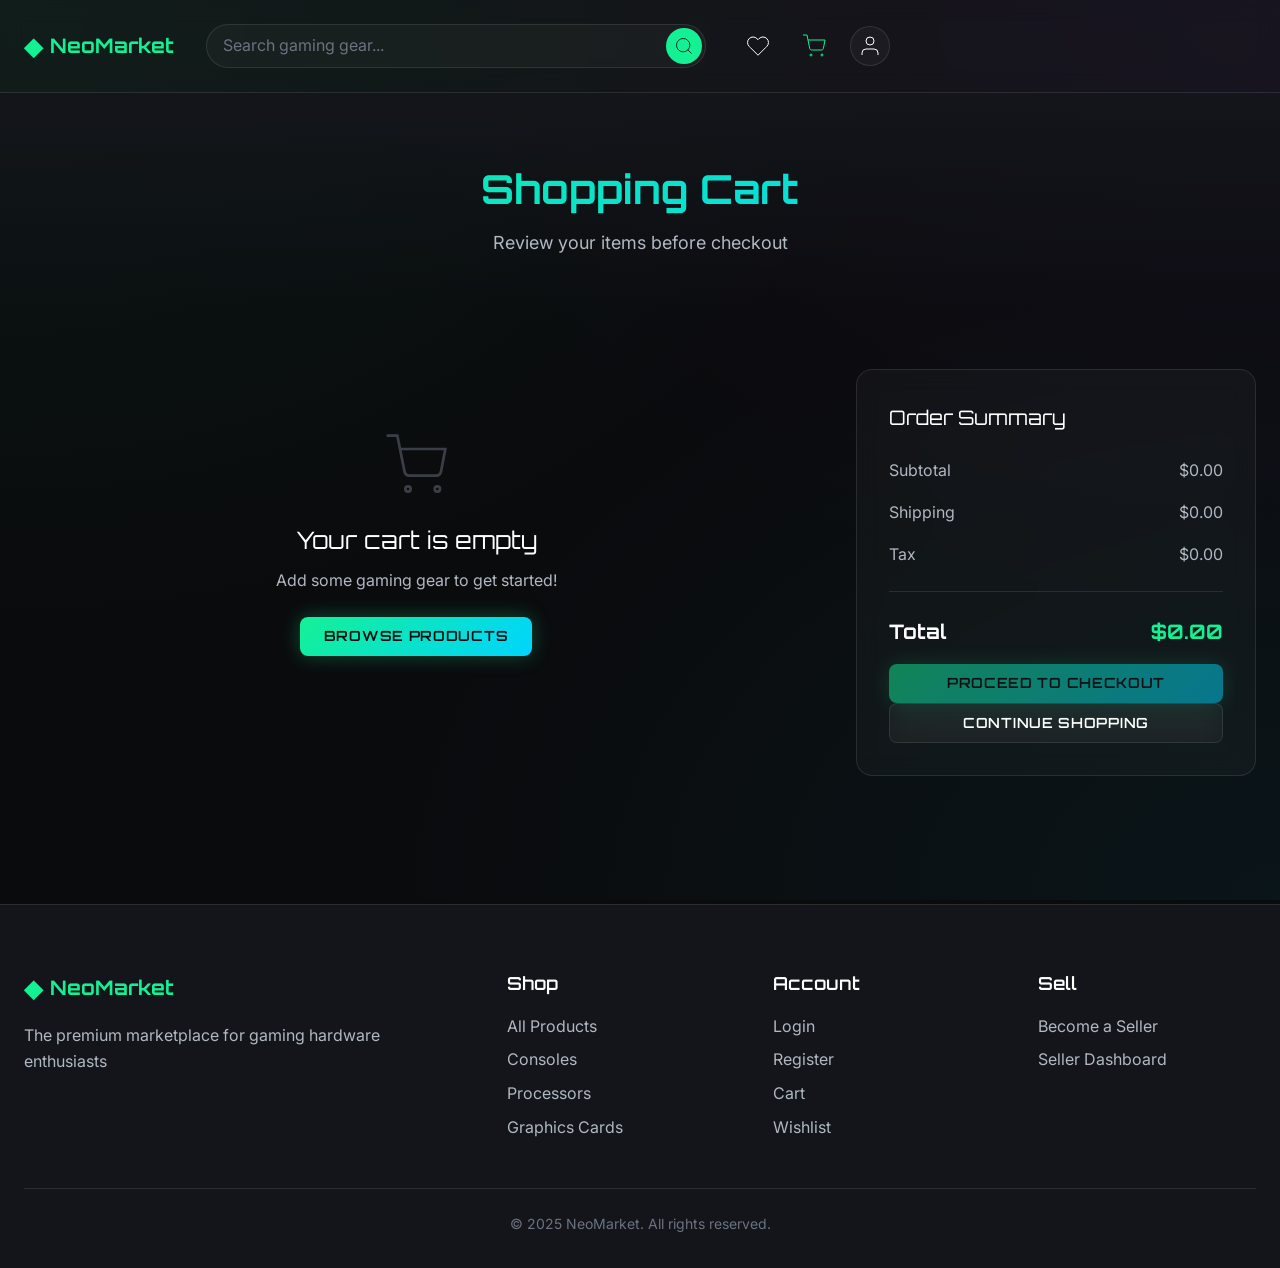
<file: public/html/cart.html>
<!DOCTYPE html>
<html lang="fr">
<head>
    <meta charset="UTF-8">
    <meta name="viewport" content="width=device-width, initial-scale=1.0">
    <title>Shopping Cart - NeoMarket</title>
    <link rel="preconnect" href="https://fonts.googleapis.com">
    <link rel="preconnect" href="https://fonts.gstatic.com" crossorigin>
    <link href="https://fonts.googleapis.com/css2?family=Orbitron:wght@400;500;600;700;900&family=Inter:wght@300;400;500;600;700&family=JetBrains+Mono:wght@400;500;600&display=swap" rel="stylesheet">
    <link rel="stylesheet" href="../css/reset.css">
    <link rel="stylesheet" href="../css/variables.css">
    <link rel="stylesheet" href="../css/global.css">
    <link rel="stylesheet" href="../css/components.css">
    <link rel="stylesheet" href="../css/layout.css">
    <link rel="stylesheet" href="../css/responsive.css">
</head>
<body>
    <div id="toast-container"></div>
    
    <nav class="navbar">
        <div class="container navbar-content">
            <a href="index.html" class="logo">
                <span class="logo-icon">◆</span>
                <span class="logo-text">NeoMarket</span>
            </a>
            
            <form class="search-form" id="searchForm">
                <input type="text" class="search-input" placeholder="Search gaming gear..." id="searchInput">
                <button type="submit" class="search-btn">
                    <svg width="20" height="20" viewBox="0 0 24 24" fill="none" stroke="currentColor">
                        <circle cx="11" cy="11" r="8"></circle>
                        <path d="m21 21-4.35-4.35"></path>
                    </svg>
                </button>
            </form>
            
            <div class="nav-actions">
                <a href="wishlist.html" class="nav-link">
                    <svg width="24" height="24" viewBox="0 0 24 24" fill="none" stroke="currentColor">
                        <path d="M20.84 4.61a5.5 5.5 0 0 0-7.78 0L12 5.67l-1.06-1.06a5.5 5.5 0 0 0-7.78 7.78l1.06 1.06L12 21.23l7.78-7.78 1.06-1.06a5.5 5.5 0 0 0 0-7.78z"></path>
                    </svg>
                    <span class="badge" id="wishlistBadge">0</span>
                </a>
                <a href="cart.html" class="nav-link active">
                    <svg width="24" height="24" viewBox="0 0 24 24" fill="none" stroke="currentColor">
                        <circle cx="9" cy="21" r="1"></circle>
                        <circle cx="20" cy="21" r="1"></circle>
                        <path d="M1 1h4l2.68 13.39a2 2 0 0 0 2 1.61h9.72a2 2 0 0 0 2-1.61L23 6H6"></path>
                    </svg>
                    <span class="badge" id="cartBadge">0</span>
                </a>
                <div class="user-menu">
                    <button class="user-btn" id="userMenuBtn">
                        <svg width="24" height="24" viewBox="0 0 24 24" fill="none" stroke="currentColor">
                            <path d="M20 21v-2a4 4 0 0 0-4-4H8a4 4 0 0 0-4 4v2"></path>
                            <circle cx="12" cy="7" r="4"></circle>
                        </svg>
                    </button>
                    <div class="dropdown-menu" id="userDropdown">
                        <a href="login.html" class="dropdown-item" id="loginLink">Login</a>
                        <a href="register.html" class="dropdown-item" id="registerLink">Register</a>
                        <a href="vendor-dashboard.html" class="dropdown-item" id="dashboardLink" style="display: none;">Dashboard</a>
                        <a href="admin.html" class="dropdown-item" id="adminLink" style="display: none;">Admin Panel</a>
                        <button class="dropdown-item" id="logoutBtn" style="display: none;">Logout</button>
                    </div>
                </div>
            </div>
        </div>
    </nav>

    <div class="page-header">
        <div class="container">
            <h1 class="page-title">Shopping Cart</h1>
            <p class="page-subtitle">Review your items before checkout</p>
        </div>
    </div>

    <section class="section">
        <div class="container">
            <div class="cart-layout">
                <div class="cart-items" id="cartItems">
                    <!-- Cart items loaded by JS -->
                </div>
                
                <aside class="cart-summary">
                    <div class="summary-card">
                        <h3 class="summary-title">Order Summary</h3>
                        
                        <div class="summary-row">
                            <span>Subtotal</span>
                            <span id="subtotal">$0.00</span>
                        </div>
                        <div class="summary-row">
                            <span>Shipping</span>
                            <span id="shipping">$0.00</span>
                        </div>
                        <div class="summary-row">
                            <span>Tax</span>
                            <span id="tax">$0.00</span>
                        </div>
                        
                        <div class="summary-divider"></div>
                        
                        <div class="summary-row summary-total">
                            <span>Total</span>
                            <span id="total">$0.00</span>
                        </div>
                        
                        <a href="checkout.html" class="btn btn-primary btn-block" id="checkoutBtn">
                            Proceed to Checkout
                        </a>
                        <a href="products.html" class="btn btn-secondary btn-block">
                            Continue Shopping
                        </a>
                    </div>
                </aside>
            </div>
        </div>
    </section>

    <footer class="footer">
        <div class="container">
            <div class="footer-grid">
                <div class="footer-col">
                    <div class="footer-logo">
                        <span class="logo-icon">◆</span>
                        <span class="logo-text">NeoMarket</span>
                    </div>
                    <p class="footer-desc">
                        The premium marketplace for gaming hardware enthusiasts
                    </p>
                </div>
                
                <div class="footer-col">
                    <h4 class="footer-title">Shop</h4>
                    <ul class="footer-links">
                        <li><a href="products.html">All Products</a></li>
                        <li><a href="products.html?category=consoles">Consoles</a></li>
                        <li><a href="products.html?category=processors">Processors</a></li>
                        <li><a href="products.html?category=graphics">Graphics Cards</a></li>
                    </ul>
                </div>
                
                <div class="footer-col">
                    <h4 class="footer-title">Account</h4>
                    <ul class="footer-links">
                        <li><a href="login.html">Login</a></li>
                        <li><a href="register.html">Register</a></li>
                        <li><a href="cart.html">Cart</a></li>
                        <li><a href="wishlist.html">Wishlist</a></li>
                    </ul>
                </div>
                
                <div class="footer-col">
                    <h4 class="footer-title">Sell</h4>
                    <ul class="footer-links">
                        <li><a href="register.html">Become a Seller</a></li>
                        <li><a href="vendor-dashboard.html">Seller Dashboard</a></li>
                    </ul>
                </div>
            </div>
            
            <div class="footer-bottom">
                <p>&copy; 2025 NeoMarket. All rights reserved.</p>
            </div>
        </div>
    </footer>

    
    <script src="../js/utils.js"></script>
    <script src="../js/toasts.js"></script>
    <script src="../js/modals.js"></script>
    <script src="../js/auth.js"></script>
    <script src="../js/products.js"></script>
    <script src="../js/cart.js"></script>
    <script src="../js/wishlist.js"></script>
    <script src="../js/main.js"></script>
    <script>
        // Initialize cart page after products and cart data are ready
        document.addEventListener('DOMContentLoaded', async () => {
            await waitForProducts();
            await ensureCartLoaded();
            renderCart();
        });

        function waitForProducts() {
            return new Promise((resolve, reject) => {
                const check = () => {
                    if (window.PRODUCTS) return resolve();
                    if (window.PRODUCTS_ERROR) return reject(window.PRODUCTS_ERROR);
                    setTimeout(check, 100);
                };
                check();
            });
        }

        async function ensureCartLoaded() {
            const user = window.Auth.getCurrentUser();
            if (!user?.id) return;
            // Always refresh to sync latest state
            await window.Cart.fetch();
        }

        function renderCart() {
            const cartItems = window.Cart.getItems();
            const container = document.getElementById('cartItems');
            
            if (!cartItems.length) {
                container.innerHTML = `
                    <div class="empty-state">
                        <svg width="64" height="64" viewBox="0 0 24 24" fill="none" stroke="currentColor">
                            <circle cx="9" cy="21" r="1"></circle>
                            <circle cx="20" cy="21" r="1"></circle>
                            <path d="M1 1h4l2.68 13.39a2 2 0 0 0 2 1.61h9.72a2 2 0 0 0 2-1.61L23 6H6"></path>
                        </svg>
                        <h3>Your cart is empty</h3>
                        <p>Add some gaming gear to get started!</p>
                        <a href="products.html" class="btn btn-primary">Browse Products</a>
                    </div>
                `;
                updateSummary(0, 0, 0, 0);
                return;
            }
            
            container.innerHTML = cartItems.map(item => {
                const product = (window.PRODUCTS || []).find(p => `${p.id}` === `${item.productId}`);
                if (!product) return '';
                const price = parseFloat(product.price) || 0;
                const stock = parseInt(product.stock) || 0;
                
                // Handle image display properly for both local and external URLs
                const dbImage = product.image_url || product.primary_image || product.image;
                let imageSrc;
                if (dbImage && typeof dbImage === 'string' && dbImage.match(/^https?:\/\//)) {
                    // External URL
                    imageSrc = dbImage;
                } else {
                    // Local file
                    const imageName = window.getImageFilename ? window.getImageFilename(dbImage, product.title || product.name) : (dbImage || 'placeholder.jpg');
                    imageSrc = `../img_prod/${encodeURIComponent(imageName || 'placeholder.jpg')}`;
                }
                
                // Check if quantity exceeds stock
                const isOverStock = item.quantity > stock;
                const maxQuantity = Math.min(item.quantity, stock);
                
                return `
                    <div class="cart-item ${isOverStock ? 'out-of-stock-warning' : ''}">
                        <img src="${imageSrc}" alt="${product.name || product.title}" class="cart-item-image" onerror="this.onerror=null;this.src='https://placehold.co/200x150?text=No+Image';">
                        <div class="cart-item-details">
                            <h3 class="cart-item-name">${product.name || product.title}</h3>
                            <p class="cart-item-price">$${price.toFixed(2)}</p>
                            ${isOverStock ? '<p class="stock-warning">⚠️ Only ' + stock + ' in stock</p>' : ''}
                        </div>
                        <div class="cart-item-quantity">
                            <button class="qty-btn" onclick="changeQuantity('${item.productId}', ${Math.max(1, item.quantity - 1)})" 
                                    ${item.quantity <= 1 ? 'disabled' : ''}>-</button>
                            <span class="qty-value">${item.quantity}</span>
                            <button class="qty-btn" onclick="changeQuantity('${item.productId}', ${item.quantity + 1})"
                                    ${item.quantity >= stock ? 'disabled' : ''}>+</button>
                        </div>
                        <div class="cart-item-total">
                            $${(price * maxQuantity).toFixed(2)}
                        </div>
                        <button class="cart-item-remove" onclick="removeFromCart('${item.productId}')">
                            <svg width="20" height="20" viewBox="0 0 24 24" fill="none" stroke="currentColor">
                                <polyline points="3 6 5 6 21 6"></polyline>
                                <path d="M19 6v14a2 2 0 0 1-2 2H7a2 2 0 0 1-2-2V6m3 0V4a2 2 0 0 1 2-2h4a2 2 0 0 1 2 2v2"></path>
                            </svg>
                        </button>
                    </div>
                `;
            }).join('');
            
            calculateSummary();
        }

        async function changeQuantity(productId, newQuantity) {
            // Get product to check stock
            const product = (window.PRODUCTS || []).find(p => `${p.id}` === `${productId}`);
            if (!product) return;
            
            const stock = parseInt(product.stock) || 0;
            
            // Validate against stock
            if (newQuantity > stock) {
                Toasts.show(`Cannot add more than ${stock} items. Only ${stock} in stock.`, 'error');
                return;
            }
            
            if (newQuantity < 1) {
                await window.Cart.removeItem(productId);
            } else {
                await window.Cart.updateQuantity(productId, newQuantity);
            }
            await window.Cart.fetch();
            renderCart();
        }

        async function removeFromCart(productId) {
            await window.Cart.removeItem(productId);
            await window.Cart.fetch();
            renderCart();
            if (window.Utils?.showToast) window.Utils.showToast('Item removed from cart', 'info');
        }

        function calculateSummary() {
            const cartItems = window.Cart.getItems();
            const subtotal = cartItems.reduce((sum, item) => {
                const product = (window.PRODUCTS || []).find(p => `${p.id}` === `${item.productId}`);
                const price = product ? (parseFloat(product.price) || 0) : 0;
                return sum + (price * item.quantity);
            }, 0);
            
            const shipping = subtotal > 0 ? 15 : 0;
            const tax = subtotal * 0.1;
            const total = subtotal + shipping + tax;
            
            updateSummary(subtotal, shipping, tax, total);
        }

        function updateSummary(subtotal, shipping, tax, total) {
            document.getElementById('subtotal').textContent = `$${subtotal.toFixed(2)}`;
            document.getElementById('shipping').textContent = `$${shipping.toFixed(2)}`;
            document.getElementById('tax').textContent = `$${tax.toFixed(2)}`;
            document.getElementById('total').textContent = `$${total.toFixed(2)}`;
            
            const checkoutBtn = document.getElementById('checkoutBtn');
            if (total === 0) {
                checkoutBtn.classList.add('disabled');
                checkoutBtn.style.pointerEvents = 'none';
            } else {
                checkoutBtn.classList.remove('disabled');
                checkoutBtn.style.pointerEvents = 'auto';
            }
        }
    </script>
</body>
</html>
</file>
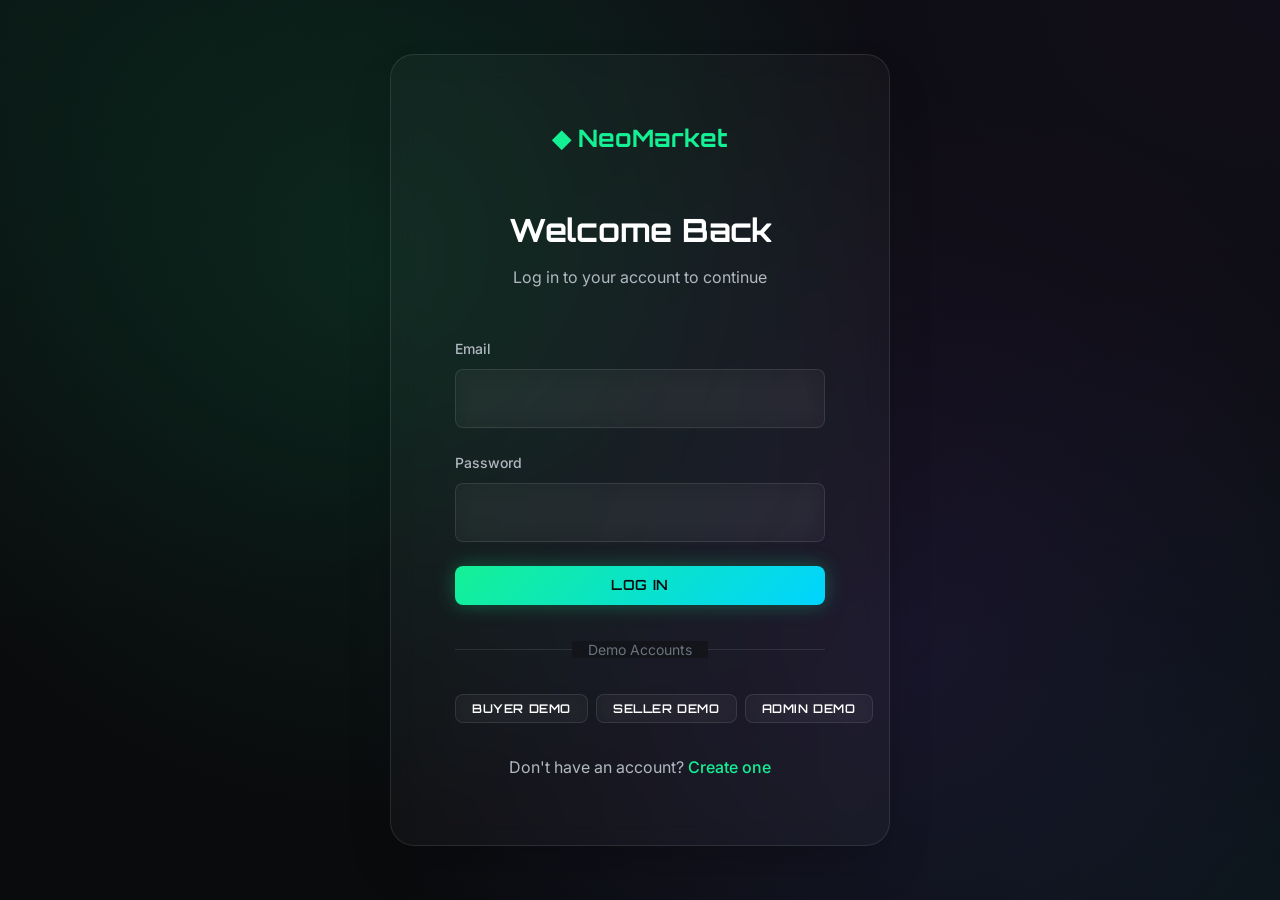
<file: public/html/checkout.html>
<!DOCTYPE html>
<html lang="fr">
<head>
    <meta charset="UTF-8">
    <meta name="viewport" content="width=device-width, initial-scale=1.0">
    <title>Checkout - NeoMarket</title>
    <link rel="preconnect" href="https://fonts.googleapis.com">
    <link rel="preconnect" href="https://fonts.gstatic.com" crossorigin>
    <link href="https://fonts.googleapis.com/css2?family=Orbitron:wght@400;500;600;700;900&family=Inter:wght@300;400;500;600;700&family=JetBrains+Mono:wght@400;500;600&display=swap" rel="stylesheet">
    <link rel="stylesheet" href="../css/reset.css">
    <link rel="stylesheet" href="../css/variables.css">
    <link rel="stylesheet" href="../css/global.css">
    <link rel="stylesheet" href="../css/components.css">
    <link rel="stylesheet" href="../css/layout.css">
    <link rel="stylesheet" href="../css/responsive.css">
<style>
        /* Styles spécifiques pour le checkout */
        .checkout-steps {
            display: flex;
            justify-content: space-between;
            margin-bottom: 3rem;
            position: relative;
        }

        .checkout-steps::before {
            content: '';
            position: absolute;
            top: 20px;
            left: 0;
            right: 0;
            height: 2px;
            background: var(--glass-border);
            z-index: 0;
        }

        .checkout-step {
            display: flex;
            flex-direction: column;
            align-items: center;
            gap: 0.5rem;
            position: relative;
            z-index: 1;
            background: var(--color-bg-primary);
            padding: 0 1rem;
        }

        .step-circle {
            width: 40px;
            height: 40px;
            border-radius: 50%;
            background: var(--glass-bg);
            border: 2px solid var(--glass-border);
            display: flex;
            align-items: center;
            justify-content: center;
            font-weight: 600;
            transition: all 0.3s;
        }

        .checkout-step.active .step-circle {
            background: linear-gradient(135deg, var(--color-primary), var(--color-accent));
            border-color: var(--color-primary);
            color: var(--color-bg-primary);
            box-shadow: 0 0 20px rgba(20, 241, 149, 0.4);
        }

        .checkout-step.completed .step-circle {
            background: var(--color-success);
            border-color: var(--color-success);
            color: white;
        }

        .step-label {
            font-size: 0.875rem;
            color: var(--color-text-tertiary);
            white-space: nowrap;
        }

        .checkout-step.active .step-label {
            color: var(--color-primary);
            font-weight: 600;
        }

        .payment-method-card {
            padding: 1.5rem;
            background: var(--glass-bg);
            border: 2px solid var(--glass-border);
            border-radius: 1rem;
            cursor: pointer;
            transition: all 0.3s;
            display: flex;
            align-items: center;
            gap: 1rem;
            position: relative;
        }

        .payment-method-card:hover {
            border-color: var(--color-primary);
            box-shadow: 0 0 20px rgba(20, 241, 149, 0.2);
            transform: translateY(-2px);
        }

        .payment-method-card input[type="radio"]:checked + .payment-method-content {
            border-color: var(--color-primary);
        }

        .payment-method-card input[type="radio"]:checked ~ * {
            color: var(--color-primary);
        }

        .payment-method-card input[type="radio"] {
            position: absolute;
            opacity: 0;
            cursor: pointer;
            accent-color: var(--color-primary);
            width: 20px;
            height: 20px;
            z-index: 2;
        }

        .payment-method-card input[type="radio"]:checked + .payment-icon {
            transform: scale(1.1);
        }

        .payment-icon {
            font-size: 2rem;
            width: 60px;
            height: 60px;
            display: flex;
            align-items: center;
            justify-content: center;
            background: var(--color-bg-tertiary);
            border-radius: 12px;
        }

        .cib-card-preview {
            background: linear-gradient(135deg, #1a1a2e 0%, #16213e 100%);
            border-radius: 1rem;
            padding: 1.5rem;
            color: white;
            margin-top: 1rem;
            position: relative;
            overflow: hidden;
            box-shadow: 0 10px 30px rgba(0, 0, 0, 0.3);
        }

        .cib-card-preview::before {
            content: '';
            position: absolute;
            top: -50%;
            right: -50%;
            width: 200%;
            height: 200%;
            background: radial-gradient(circle, rgba(20, 241, 149, 0.1) 0%, transparent 70%);
        }

        .card-chip {
            width: 50px;
            height: 40px;
            background: linear-gradient(135deg, #FFD700, #FFA500);
            border-radius: 8px;
            margin-bottom: 1.5rem;
            position: relative;
        }

        .card-chip::after {
            content: '';
            position: absolute;
            top: 8px;
            left: 8px;
            right: 8px;
            bottom: 8px;
            border: 1px solid rgba(0, 0, 0, 0.1);
            border-radius: 4px;
        }

        .card-number {
            font-family: 'Courier New', monospace;
            font-size: 1.5rem;
            letter-spacing: 0.2rem;
            margin: 1.5rem 0;
            text-shadow: 0 2px 4px rgba(0, 0, 0, 0.3);
        }

        .card-details {
            display: flex;
            justify-content: space-between;
            font-size: 0.9rem;
        }

        .order-summary-item {
            padding: 1rem;
            background: var(--color-surface);
            border-radius: 0.5rem;
            margin-bottom: 0.75rem;
            display: flex;
            align-items: center;
            gap: 1rem;
        }

        .order-summary-item img {
            width: 60px;
            height: 60px;
            object-fit: cover;
            border-radius: 0.5rem;
        }

        .security-badges {
            display: flex;
            gap: 1rem;
            padding: 1rem;
            background: var(--glass-bg);
            border: 1px solid var(--glass-border);
            border-radius: 0.75rem;
            margin-top: 1rem;
            align-items: center;
            justify-content: center;
        }

        .security-badge {
            display: flex;
            align-items: center;
            gap: 0.5rem;
            font-size: 0.85rem;
            color: var(--color-text-secondary);
        }

        .wilaya-select {
            position: relative;
        }

        .form-input:focus {
            outline: none;
            border-color: var(--color-primary);
            box-shadow: 0 0 0 3px rgba(20, 241, 149, 0.1);
        }
    </style>
</head>

<body>
    <div id="toast-container"></div>

    <nav class="navbar">
        <div class="container navbar-content">
            <a href="index.html" class="logo">
                <span class="logo-icon">◆</span>
                <span class="logo-text">NeoMarket</span>
            </a>
        </div>
    </nav>

    <div class="page-header">
        <div class="container">
            <h1 class="page-title">Checkout</h1>
            <p class="page-subtitle">Complete your purchase</p>
        </div>
    </div>

    <section class="section">
        <div class="container">
            <!-- Checkout Steps -->
            <div class="checkout-steps">
                <div class="checkout-step active" data-step="1">
                    <div class="step-circle">1</div>
                    <div class="step-label">Shipping</div>
                </div>
                <div class="checkout-step" data-step="2">
                    <div class="step-circle">2</div>
                    <div class="step-label">Payment</div>
                </div>
                <div class="checkout-step" data-step="3">
                    <div class="step-circle">3</div>
                    <div class="step-label">Confirmation</div>
                </div>
            </div>

            <div class="checkout-grid">
                <div class="checkout-main">
                    <!-- Step 1: Shipping Information -->
                    <form id="checkoutForm" class="checkout-form">
                        <div class="form-section" id="step1">
                            <h3 class="section-title">📦 Shipping Information</h3>

                            <div class="form-row">
                                <div class="form-group">
                                    <label class="form-label">First Name *</label>
                                    <input type="text" class="form-input" required id="firstName"
                                        placeholder="John">
                                </div>
                                <div class="form-group">
                                    <label class="form-label">Last Name *</label>
                                    <input type="text" class="form-input" required id="lastName" placeholder="Doe">
                                </div>
                            </div>

                            <div class="form-group">
                                <label class="form-label">Email *</label>
                                <input type="email" class="form-input" required id="email"
                                    placeholder="john@example.com">
                            </div>

                            <div class="form-group">
                                <label class="form-label">Phone *</label>
                                <input type="tel" class="form-input" required id="phone" placeholder="+213 234 567 8900">
                                <small style="color: var(--color-text-tertiary); font-size: 0.85rem;">Format: +1 234 567 8900</small>
                            </div>

                            <div class="form-group">
                                <label class="form-label">Address *</label>
                                <textarea class="form-input" required id="address" rows="3"
                                    placeholder="123 Main Street, Apt 4B..."></textarea>
                            </div>

                            <div class="form-row">
                                <div class="form-group">
                                    <label class="form-label">City *</label>
                                    <input type="text" class="form-input" required id="city" placeholder="Algeirs">
                                </div>
                                <div class="form-group">
                                    <label class="form-label">Postal Code *</label>
                                    <input type="text" class="form-input" id="postalCode" placeholder="10001" maxlength="10">
                                </div>
                            </div>

                            <div class="form-group">
                                <label class="form-label">Country *</label>
                                <select class="form-select" required id="country">
                                    <option value="">Select country</option>
                                    <option value="US">United States</option>
                                    <option value="CA">Canada</option>
                                    <option value="UK">United Kingdom</option>
                                    <option value="FR">France</option>
                                    <option value="DE">Germany</option>
                                    <option value="JP">Japan</option>
                                </select>
                            </div>

                            <button type="button" class="btn btn-primary btn-lg btn-block" onclick="nextStep(2)">
                                Continue to Payment →
                            </button>
                        </div>

                        <!-- Step 2: Payment Method -->
                        <div class="form-section" id="step2" style="display: none;">
                            <h3 class="section-title">💳 Payment Method</h3>

                            <div style="display: grid; gap: 1rem; margin-bottom: 2rem;">
                                <label class="payment-method-card">
                                    <input type="radio" name="payment" value="card" checked
                                        style="width: 20px; height: 20px;" onchange="updateCardTheme('card')" required>
                                    <div class="payment-icon">💳</div>
                                    <div style="flex: 1;">
                                        <div style="font-weight: 600; margin-bottom: 0.25rem;">Credit/Debit Card</div>
                                        <div style="font-size: 0.875rem; color: var(--color-text-tertiary);">
                                            Secure payment via card
                                        </div>
                                    </div>
                                </label>

                                <label class="payment-method-card">
                                    <input type="radio" name="payment" value="paypal"
                                        style="width: 20px; height: 20px;" onchange="updateCardTheme('paypal')" required>
                                    <div class="payment-icon" style="background: #E6B400; color: #000;">💳</div>
                                    <div style="flex: 1;">
                                        <div style="font-weight: 600; margin-bottom: 0.25rem;">PayPal</div>
                                        <div style="font-size: 0.875rem; color: var(--color-text-tertiary);">
                                            Payment via PayPal
                                        </div>
                                    </div>
                                </label>

                                <label class="payment-method-card">
                                    <input type="radio" name="payment" value="cash" style="width: 20px; height: 20px;"
                                        onchange="updateCardTheme('cash')" required>
                                    <div class="payment-icon">💵</div>
                                    <div style="flex: 1;">
                                        <div style="font-weight: 600; margin-bottom: 0.25rem;">Cash on Delivery</div>
                                        <div style="font-size: 0.875rem; color: var(--color-text-tertiary);">
                                            Pay when you receive your order
                                        </div>
                                    </div>
                                </label>
                            </div>

                            <!-- Card Payment Form -->
                            <div id="cardPayment">
                                <!-- Card Preview -->
                                <div class="cib-card-preview">
                                    <div
                                        style="display: flex; justify-content: space-between; align-items: start; margin-bottom: 1rem;">
                                        <div class="card-chip"></div>
                                        <div style="font-size: 1.2rem; font-weight: 700;">CARD</div>
                                    </div>
                                    <div class="card-number" id="cardPreview">•••• •••• •••• ••••</div>
                                    <div class="card-details">
                                        <div>
                                            <div style="font-size: 0.7rem; opacity: 0.7; margin-bottom: 0.25rem;">
                                                CARDHOLDER</div>
                                            <div id="holderPreview">NAME SURNAME</div>
                                        </div>
                                        <div style="text-align: right;">
                                            <div style="font-size: 0.7rem; opacity: 0.7; margin-bottom: 0.25rem;">EXPIRES
                                                END</div>
                                            <div id="expiryPreview">MM/YY</div>
                                        </div>
                                    </div>
                                </div>

                                <div class="form-group">
                                    <label class="form-label">Card Number *</label>
                                    <input type="text" class="form-input" placeholder="1234 5678 9012 3456"
                                        id="cardNumber" maxlength="19" required>
                                    <small style="color: var(--color-text-tertiary); font-size: 0.85rem;">16 digits of your card</small>
                                </div>

                                <div class="form-group">
                                    <label class="form-label">Cardholder Name *</label>
                                    <input type="text" class="form-input" placeholder="Name on card" id="cardHolder"
                                        style="text-transform: uppercase;" required>
                                </div>

                                <div class="form-row">
                                    <div class="form-group">
                                        <label class="form-label">Expiry Date *</label>
                                        <input type="text" class="form-input" placeholder="MM/YY" id="expiry"
                                            maxlength="5" required>
                                    </div>
                                    <div class="form-group">
                                        <label class="form-label">CVV Code *</label>
                                        <input type="password" class="form-input" placeholder="***" id="cvv"
                                            maxlength="3" required>
                                    </div>
                                </div>

                                <div class="security-badges">
                                    <div class="security-badge">
                                        <svg width="20" height="20" viewBox="0 0 24 24" fill="none"
                                            stroke="currentColor">
                                            <path d="M12 22s8-4 8-10V5l-8-3-8 3v7c0 6 8 10 8 10z"></path>
                                        </svg>
                                        3D Secure Payment
                                    </div>
                                    <div class="security-badge">
                                        <svg width="20" height="20" viewBox="0 0 24 24" fill="none"
                                            stroke="currentColor">
                                            <rect x="3" y="11" width="18" height="11" rx="2" ry="2"></rect>
                                            <path d="M7 11V7a5 5 0 0 1 10 0v4"></path>
                                        </svg>
                                        SSL Encryption
                                    </div>
                                </div>
                            </div>

                            <div style="display: flex; gap: 1rem; margin-top: 2rem;">
                                <button type="button" class="btn btn-secondary btn-lg" onclick="previousStep(1)"
                                    style="flex: 1;">
                                    ← Back
                                </button>
                                <button type="submit" class="btn btn-primary btn-lg" style="flex: 2;">
                                    <svg width="20" height="20" viewBox="0 0 24 24" fill="none" stroke="currentColor"
                                        style="margin-right: 0.5rem;">
                                        <path d="M12 22s8-4 8-10V5l-8-3-8 3v7c0 6 8 10 8 10z"></path>
                                    </svg>
                                    Confirm & Pay
                                </button>
                            </div>
                        </div>
                    </form>
                </div>

                <!-- Order Summary -->
                <div class="checkout-sidebar">
                    <div class="order-summary">
                        <h3 class="section-title">📋 Order Summary</h3>

                        <div id="orderItems" style="margin-bottom: 1.5rem;">
                            <!-- Items loaded by JavaScript -->
                        </div>

                        <div class="order-totals">
                            <div class="total-row">
                                <span>Subtotal</span>
                                <span id="subtotal">$0.00</span>
                            </div>
                            <div class="total-row">
                                <span>Tax (10%)</span>
                                <span id="tax">$0.00</span>
                            </div>
                            <div class="total-row">
                                <span>Shipping</span>
                                <span id="shipping">$15.00</span>
                            </div>
                            <div class="total-row total-final">
                                <span>Total</span>
                                <span id="total">$0.00</span>
                            </div>
                        </div>
                    </div>
                </div>
            </div>
        </div>
    </section>

    <footer class="footer">
        <div class="container">
            <div class="footer-bottom">
                <p>&copy; 2025 NeoMarket. All rights reserved.</p>
            </div>
        </div>
    </footer>

    
    <script src="../js/utils.js"></script>
    <script src="../js/toasts.js"></script>
    <script src="../js/auth.js"></script>
    <script src="../js/cart.js"></script>
    <script src="../js/products.js"></script>
    <script>
        document.addEventListener('DOMContentLoaded', async () => {
            // Check if user is logged in
            const user = window.Auth.getCurrentUser();
            if (!user) {
                window.location.href = 'login.html';
                return;
            }

            // Load cart items and display them
            await loadOrderSummary();
            setupCheckoutForm();
        });

        async function loadOrderSummary() {
            try {
                // Fetch cart items from database
                const user = window.Auth.getCurrentUser();
                console.log('Current user:', user);
                
                if (!user || !user.id) {
                    console.error('No user ID found');
                    window.location.href = 'login.html';
                    return;
                }
                
                console.log('Fetching cart for user:', user.id);
                const cartItems = await window.Utils.ajax(`/cart/list.php?user_id=${user.id}`);
                console.log('Cart items received:', cartItems);
                
                if (!cartItems || cartItems.length === 0) {
                    console.log('No cart items found, redirecting to cart');
                    // Redirect to cart if no items
                    window.location.href = 'cart.html';
                    return;
                }

                // Display order items
                displayOrderItems(cartItems);
                
                // Calculate and display totals
                calculateTotals(cartItems);
                
                // Store cart items globally for validation
                window.CART_ITEMS = cartItems;
                
            } catch (error) {
                console.error('Failed to load cart items:', error);
                console.error('Error details:', error.message);
                if (error.response) {
                    console.error('Server response:', error.response);
                }
                showToast('Failed to load cart items: ' + (error.message || 'Unknown error'), 'error');
            }
        }

        function displayOrderItems(cartItems) {
            console.log('Displaying order items:', cartItems);
            const orderItemsContainer = document.getElementById('orderItems');
            
            if (!orderItemsContainer) {
                console.error('orderItems container not found');
                return;
            }
            
            if (!cartItems || cartItems.length === 0) {
                orderItemsContainer.innerHTML = '<div style="padding: 2rem; text-align: center; color: var(--color-text-tertiary);">No items in cart</div>';
                return;
            }
            
            orderItemsContainer.innerHTML = cartItems.map(item => {
                // Handle image display properly for both local and external URLs
                const dbImage = item.primary_image || item.image_url || item.image;
                let imageSrc;
                if (dbImage && typeof dbImage === 'string' && dbImage.match(/^https?:\/\//)) {
                    // External URL
                    imageSrc = dbImage;
                } else {
                    // Local file
                    const imageName = getImageFilename(dbImage, item.name || item.title);
                    imageSrc = `../img_prod/${encodeURIComponent(imageName || 'placeholder.jpg')}`;
                }
                
                console.log('Processing item:', item, 'Image src:', imageSrc);
                
                return `
                    <div class="order-item">
                        <div class="order-item-image">
                            <img src="${imageSrc}" alt="${item.name}" onerror="this.onerror=null;this.src='https://placehold.co/60x60?text=No+Image';" style="width: 60px; height: 60px; object-fit: cover; border-radius: 8px;">
                        </div>
                        <div class="order-item-details">
                            <h4>${item.name}</h4>
                            <p>Quantity: ${item.quantity}</p>
                            <p class="item-price">$${parseFloat(item.price).toFixed(2)} × ${item.quantity}</p>
                        </div>
                        <div class="order-item-total">
                            $${parseFloat(item.total).toFixed(2)}
                        </div>
                    </div>
                `;
            }).join('');
            
            console.log('Order items HTML set');
        }

        function calculateTotals(cartItems) {
            console.log('Calculating totals for items:', cartItems);
            
            // Calculate subtotal
            const subtotal = cartItems.reduce((sum, item) => sum + parseFloat(item.total), 0);
            console.log('Subtotal calculated:', subtotal);
            
            // Calculate tax (10%)
            const taxRate = 0.10;
            const tax = subtotal * taxRate;
            console.log('Tax calculated:', tax);
            
            // Shipping (fixed $15.00, but could be made dynamic)
            const shipping = 15.00;
            
            // Calculate total
            const total = subtotal + tax + shipping;
            console.log('Total calculated:', total);
            
            // Update DOM
            const subtotalEl = document.getElementById('subtotal');
            const taxEl = document.getElementById('tax');
            const shippingEl = document.getElementById('shipping');
            const totalEl = document.getElementById('total');
            
            if (subtotalEl) subtotalEl.textContent = `$${subtotal.toFixed(2)}`;
            if (taxEl) taxEl.textContent = `$${tax.toFixed(2)}`;
            if (shippingEl) shippingEl.textContent = `$${shipping.toFixed(2)}`;
            if (totalEl) totalEl.textContent = `$${total.toFixed(2)}`;
            
            console.log('DOM elements updated');
        }

        // Step navigation functions
        function nextStep(stepNumber) {
            console.log('Navigating to step:', stepNumber);
            
            // Validate current step before proceeding
            if (stepNumber === 2) {
                if (!validateStep1()) {
                    showToast('Please fill in all required fields', 'error');
                    return;
                }
            }
            
            // Hide current step
            const currentStep = document.querySelector('.checkout-step.active');
            if (currentStep) {
                currentStep.classList.remove('active');
            }
            
            // Hide all form sections
            document.querySelectorAll('.form-section').forEach(section => {
                section.style.display = 'none';
            });
            
            // Show target step
            const targetStep = document.querySelector(`.checkout-step[data-step="${stepNumber}"]`);
            if (targetStep) {
                targetStep.classList.add('active');
            }
            
            // Show target form section
            const targetSection = document.getElementById(`step${stepNumber}`);
            if (targetSection) {
                targetSection.style.display = 'block';
            }
        }

        function previousStep(stepNumber) {
            // Hide current step
            const currentStep = document.querySelector('.checkout-step.active');
            if (currentStep) {
                currentStep.classList.remove('active');
            }
            
            // Hide all form sections
            document.querySelectorAll('.form-section').forEach(section => {
                section.style.display = 'none';
            });
            
            // Show target step
            const targetStep = document.querySelector(`.checkout-step[data-step="${stepNumber}"]`);
            if (targetStep) {
                targetStep.classList.add('active');
            }
            
            // Show target form section
            const targetSection = document.getElementById(`step${stepNumber}`);
            if (targetSection) {
                targetSection.style.display = 'block';
            }
        }

        function validateStep1() {
            const firstName = document.getElementById('firstName').value.trim();
            const lastName = document.getElementById('lastName').value.trim();
            const email = document.getElementById('email').value.trim();
            const phone = document.getElementById('phone').value.trim();
            const address = document.getElementById('address').value.trim();
            const city = document.getElementById('city').value.trim();
            const postalCode = document.getElementById('postalCode').value.trim();
            const country = document.getElementById('country').value;
            
            if (!firstName) {
                showToast('First name is required', 'error');
                return false;
            }
            if (!lastName) {
                showToast('Last name is required', 'error');
                return false;
            }
            if (!email) {
                showToast('Email is required', 'error');
                return false;
            }
            if (!validateEmail(email)) {
                showToast('Please enter a valid email address', 'error');
                return false;
            }
            if (!phone) {
                showToast('Phone number is required', 'error');
                return false;
            }
            if (!address) {
                showToast('Address is required', 'error');
                return false;
            }
            if (!city) {
                showToast('City is required', 'error');
                return false;
            }
            if (!postalCode) {
                showToast('Postal code is required', 'error');
                return false;
            }
            if (!country) {
                showToast('Country is required', 'error');
                return false;
            }
            
            return true;
        }
        
        function validateEmail(email) {
            const emailRegex = /^[^\s@]+@[^\s@]+\.[^\s@]+$/;
            return emailRegex.test(email);
        }
        
        function updateCardTheme(type) {
            // This function can be used to update card preview based on payment type
            console.log('Payment method changed to:', type);
        }

        function setupCheckoutForm() {
            const form = document.getElementById('checkoutForm');
            
            // Pre-fill email if user is logged in
            const user = window.Auth.getCurrentUser();
            if (user) {
                document.getElementById('email').value = user.email;
            }
            
            form.addEventListener('submit', (e) => {
                e.preventDefault();
                processOrder();
            });
        }

        async function processOrder() {
            const btn = document.querySelector('button[type="submit"]');
            btn.disabled = true;
            btn.textContent = 'Processing...';
            
            try {
                const user = window.Auth.getCurrentUser();
                console.log('Creating order for user:', user);
                
                // Get cart items first
                const cartItems = await window.Utils.ajax(`/cart/list.php?user_id=${user.id}`);
                console.log('Cart items for order:', cartItems);
                
                if (!cartItems || cartItems.length === 0) {
                    throw new Error('No items in cart');
                }
                
                // Prepare cart items for API
                const orderItems = cartItems.map(item => ({
                    product_id: item.product_id,
                    quantity: item.quantity
                }));
                console.log('Order items prepared:', orderItems);
                
                // Prepare shipping address
                const shippingAddress = {
                    first_name: document.getElementById('firstName').value,
                    last_name: document.getElementById('lastName').value,
                    email: document.getElementById('email').value,
                    phone: document.getElementById('phone').value,
                    address: document.getElementById('address').value,
                    city: document.getElementById('city').value,
                    postal_code: document.getElementById('postalCode').value,
                    country: document.getElementById('country').value
                };
                console.log('Shipping address:', shippingAddress);
                
                // Prepare payment info
                const paymentInfo = {
                    method: document.querySelector('input[name="payment"]:checked').value,
                    subtotal: document.getElementById('subtotal').textContent.replace('$', ''),
                    tax: document.getElementById('tax').textContent.replace('$', ''),
                    shipping: document.getElementById('shipping').textContent.replace('$', ''),
                    total: document.getElementById('total').textContent.replace('$', '')
                };
                console.log('Payment info:', paymentInfo);
                
                // Prepare complete order data
                const orderData = {
                    user_id: user.id,
                    cart_items: orderItems,
                    shipping_address: shippingAddress,
                    payment_info: paymentInfo
                };
                console.log('Complete order data being sent:', orderData);
                
                // Create order in database
                const orderResponse = await window.Utils.ajax('/orders/create.php', 'POST', orderData);
                console.log('Order creation response:', orderResponse);
                
                // Show success message
                showToast('Order placed successfully!', 'success');
                
                // Redirect to order confirmation or home
                setTimeout(() => {
                    window.location.href = 'index.html';
                }, 2000);
                
            } catch (error) {
                console.error('Order processing failed:', error);
                console.error('Error details:', error.message);
                if (error.response) {
                    console.error('Server response:', error.response);
                }
                showToast('Failed to place order. Please try again.', 'error');
                btn.disabled = false;
                btn.textContent = 'Place Order';
            }
        }
    </script>
</body>
</html>
</file>
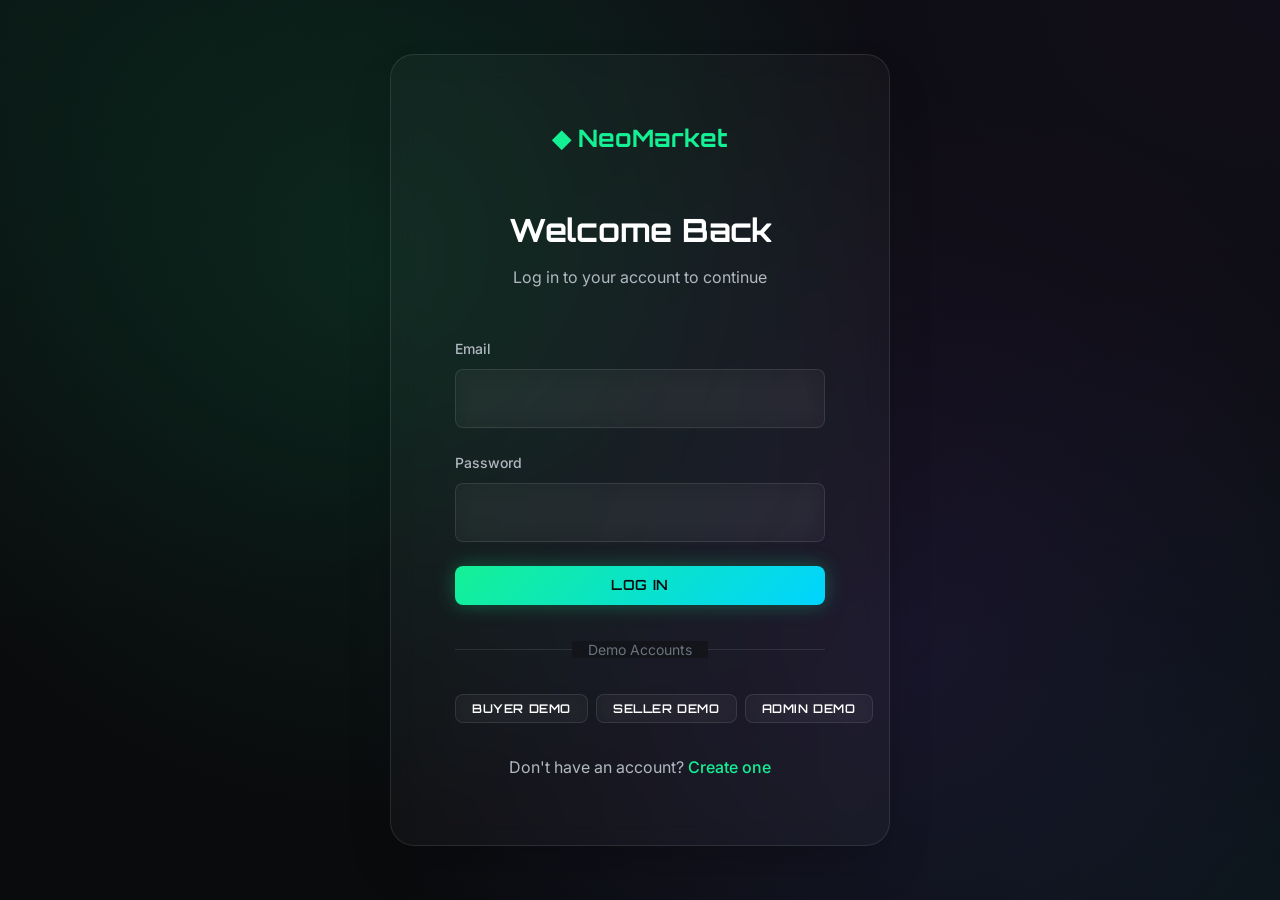
<file: public/html/login.html>
<!DOCTYPE html>
<html lang="fr">
<head>
    <meta charset="UTF-8">
    <meta name="viewport" content="width=device-width, initial-scale=1.0">
    <title>Login - NeoMarket</title>
    <link rel="preconnect" href="https://fonts.googleapis.com">
    <link rel="preconnect" href="https://fonts.gstatic.com" crossorigin>
    <link href="https://fonts.googleapis.com/css2?family=Orbitron:wght@400;500;600;700;900&family=Inter:wght@300;400;500;600;700&family=JetBrains+Mono:wght@400;500;600&display=swap" rel="stylesheet">
    <link rel="stylesheet" href="../css/reset.css">
    <link rel="stylesheet" href="../css/variables.css">
    <link rel="stylesheet" href="../css/global.css">
    <link rel="stylesheet" href="../css/components.css">
    <link rel="stylesheet" href="../css/layout.css">
    <link rel="stylesheet" href="../css/responsive.css">
</head>
<body>
    <div id="toast-container"></div>
    
    <div class="auth-page">
        <div class="auth-bg"></div>
        <div class="auth-container">
            <div class="auth-card">
                <a href="index.html" class="auth-logo">
                    <span class="logo-icon">◆</span>
                    <span class="logo-text">NeoMarket</span>
                </a>
                
                <h1 class="auth-title">Welcome Back</h1>
                <p class="auth-subtitle">Log in to your account to continue</p>
                
                <form class="auth-form" id="loginForm">
                    <div class="form-group">
                        <label class="form-label">Email</label>
                        <input type="email" class="form-input" id="loginEmail" required>
                    </div>
                    
                    <div class="form-group">
                        <label class="form-label">Password</label>
                        <input type="password" class="form-input" id="loginPassword" required>
                    </div>
                    
                    <button type="submit" class="btn btn-primary btn-block">
                        Log In
                    </button>
                </form>
                
                <div class="auth-divider">
                    <span>Demo Accounts</span>
                </div>
                
                <div class="demo-accounts">
                    <button class="btn btn-secondary btn-sm" onclick="fillDemo('buyer')">
                        Buyer Demo
                    </button>
                    <button class="btn btn-secondary btn-sm" onclick="fillDemo('seller')">
                        Seller Demo
                    </button>
                    <button class="btn btn-secondary btn-sm" onclick="fillDemo('admin')">
                        Admin Demo
                    </button>
                </div>
                
                <p class="auth-footer">
                    Don't have an account? 
                    <a href="register.html">Create one</a>
                </p>
            </div>
        </div>
    </div>

    
    <script src="../js/utils.js"></script>
    <script src="../js/toasts.js"></script>
    <script src="../js/auth.js"></script>
    <script>
        function fillDemo(role) {
            const demos = {
                buyer: { email: 'buyer@neomarket.com', password: 'buyer123' },
                seller: { email: 'seller@neomarket.com', password: 'seller123' },
                admin: { email: 'admin@neomarket.com', password: 'admin123' }
            };
            
            const demo = demos[role];
            document.getElementById('loginEmail').value = demo.email;
            document.getElementById('loginPassword').value = demo.password;
        }

        document.getElementById('loginForm').addEventListener('submit', async (e) => {
            e.preventDefault();
            
            const email = document.getElementById('loginEmail').value;
            const password = document.getElementById('loginPassword').value;
            
            const result = await window.Auth.login(email, password);
            
            if (result.success) {
                showToast('Login successful!', 'success');
                
                setTimeout(() => {
                    const user = window.Auth.getCurrentUser();
                    if (user.role === 'admin') {
                        window.location.href = 'admin.html';
                    } else if (user.role === 'seller') {
                        window.location.href = 'vendor-dashboard.html';
                    } else {
                        window.location.href = 'index.html';
                    }
                }, 1000);
            } else {
                showToast(result.message, 'error');
            }
        });
    </script>
</body>
</html>
</file>
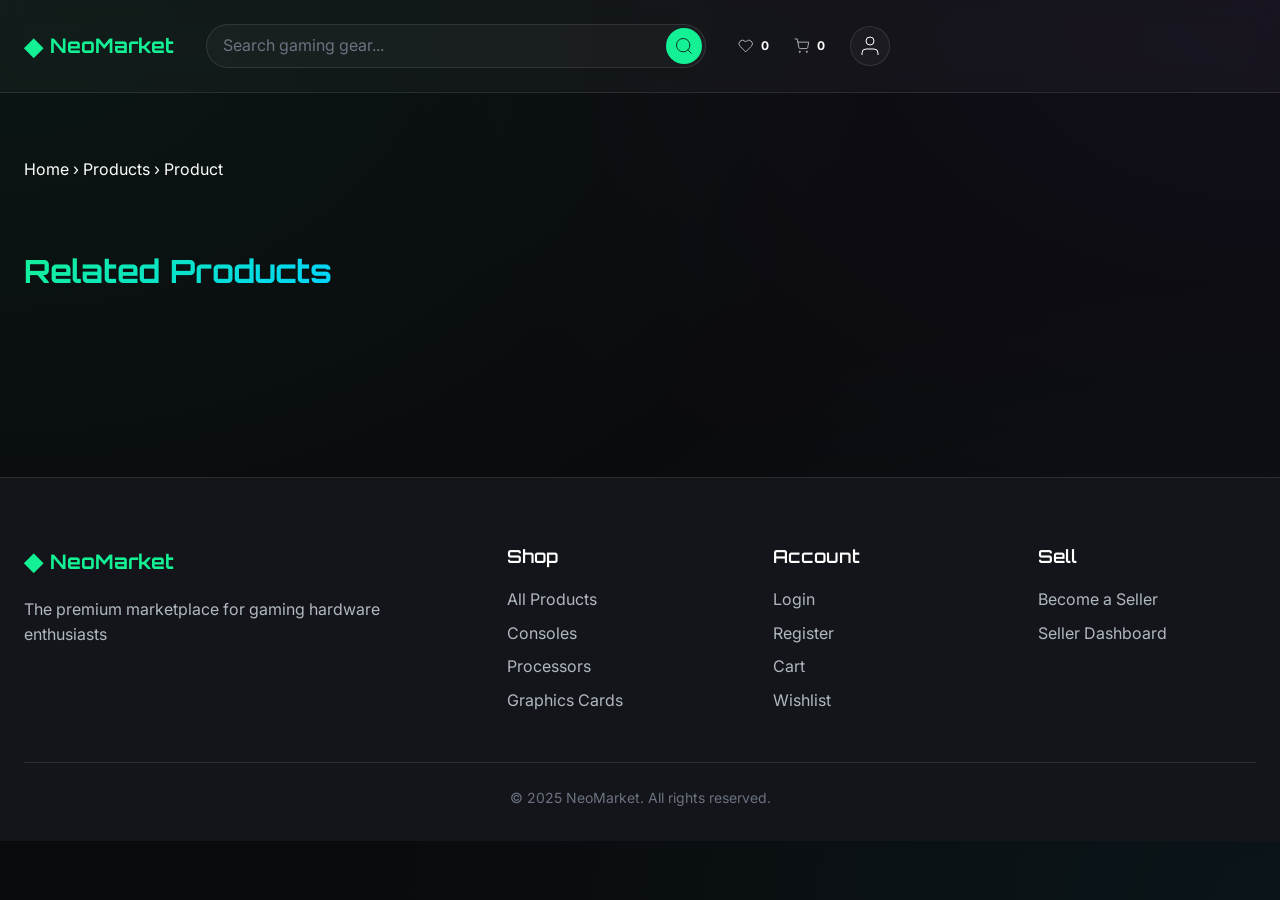
<file: public/html/product-detail.html>
<!DOCTYPE html>
<html lang="fr">
<head>
    <meta charset="UTF-8">
    <meta name="viewport" content="width=device-width, initial-scale=1.0">
    <title>Product Details - NeoMarket</title>
    <link rel="preconnect" href="https://fonts.googleapis.com">
    <link rel="preconnect" href="https://fonts.gstatic.com" crossorigin>
    <link href="https://fonts.googleapis.com/css2?family=Orbitron:wght@400;500;600;700;900&family=Inter:wght@300;400;500;600;700&family=JetBrains+Mono:wght@400;500;600&display=swap" rel="stylesheet">
    <link rel="stylesheet" href="../css/reset.css">
    <link rel="stylesheet" href="../css/variables.css">
    <link rel="stylesheet" href="../css/global.css">
    <link rel="stylesheet" href="../css/components.css">
    <link rel="stylesheet" href="../css/layout.css">
    <link rel="stylesheet" href="../css/responsive.css">
</head>
<body>
    <div id="toast-container"></div>
    
    <nav class="navbar">
        <div class="container navbar-content">
            <a href="index.html" class="logo">
                <span class="logo-icon">◆</span>
                <span class="logo-text">NeoMarket</span>
            </a>
            
            <form class="search-form" id="searchForm">
                <input type="text" class="search-input" placeholder="Search gaming gear..." id="searchInput">
                <button type="submit" class="search-btn">
                    <svg width="20" height="20" viewBox="0 0 24 24" fill="none" stroke="currentColor">
                        <circle cx="11" cy="11" r="8"></circle>
                        <path d="m21 21-4.35-4.35"></path>
                    </svg>
                </button>
            </form>
            
            <div class="nav-actions">
                <a href="wishlist.html" class="nav-link">
                    <svg width="24" height="24" viewBox="0 0 24 24" fill="none" stroke="currentColor">
                        <path d="M20.84 4.61a5.5 5.5 0 0 0-7.78 0L12 5.67l-1.06-1.06a5.5 5.5 0 0 0-7.78 7.78l1.06 1.06L12 21.23l7.78-7.78 1.06-1.06a5.5 5.5 0 0 0 0-7.78z"></path>
                    </svg>
                    <span class="badge" id="wishlistBadge">0</span>
                </a>
                <a href="cart.html" class="nav-link">
                    <svg width="24" height="24" viewBox="0 0 24 24" fill="none" stroke="currentColor">
                        <circle cx="9" cy="21" r="1"></circle>
                        <circle cx="20" cy="21" r="1"></circle>
                        <path d="M1 1h4l2.68 13.39a2 2 0 0 0 2 1.61h9.72a2 2 0 0 0 2-1.61L23 6H6"></path>
                    </svg>
                    <span class="badge" id="cartBadge">0</span>
                </a>
                <div class="user-menu">
                    <button class="user-btn" id="userMenuBtn">
                        <svg width="24" height="24" viewBox="0 0 24 24" fill="none" stroke="currentColor">
                            <path d="M20 21v-2a4 4 0 0 0-4-4H8a4 4 0 0 0-4 4v2"></path>
                            <circle cx="12" cy="7" r="4"></circle>
                        </svg>
                    </button>
                    <div class="dropdown-menu" id="userDropdown">
                        <a href="login.html" class="dropdown-item" id="loginLink">Login</a>
                        <a href="register.html" class="dropdown-item" id="registerLink">Register</a>
                        <a href="vendor-dashboard.html" class="dropdown-item" id="dashboardLink" style="display: none;">Dashboard</a>
                        <a href="admin.html" class="dropdown-item" id="adminLink" style="display: none;">Admin Panel</a>
                        <button class="dropdown-item" id="logoutBtn" style="display: none;">Logout</button>
                    </div>
                </div>
            </div>
        </div>
    </nav>

    <section class="section">
        <div class="container">
            <nav class="breadcrumb">
                <a href="index.html">Home</a>
                <span>›</span>
                <a href="products.html">Products</a>
                <span>›</span>
                <span id="breadcrumbProduct">Product</span>
            </nav>

            <div class="product-detail" id="productDetail">
                <!-- Content loaded by JavaScript -->
            </div>

            <div class="section-header" style="margin-top: 4rem;">
                <h2 class="section-title">Related Products</h2>
            </div>
            <div class="products-grid" id="relatedProducts">
                <!-- Related products loaded by JavaScript -->
            </div>
        </div>
    </section>

    <footer class="footer">
        <div class="container">
            <div class="footer-grid">
                <div class="footer-col">
                    <div class="footer-logo">
                        <span class="logo-icon">◆</span>
                        <span class="logo-text">NeoMarket</span>
                    </div>
                    <p class="footer-desc">
                        The premium marketplace for gaming hardware enthusiasts
                    </p>
                </div>
                
                <div class="footer-col">
                    <h4 class="footer-title">Shop</h4>
                    <ul class="footer-links">
                        <li><a href="products.html">All Products</a></li>
                        <li><a href="products.html?category=consoles">Consoles</a></li>
                        <li><a href="products.html?category=processors">Processors</a></li>
                        <li><a href="products.html?category=graphics">Graphics Cards</a></li>
                    </ul>
                </div>
                
                <div class="footer-col">
                    <h4 class="footer-title">Account</h4>
                    <ul class="footer-links">
                        <li><a href="login.html">Login</a></li>
                        <li><a href="register.html">Register</a></li>
                        <li><a href="cart.html">Cart</a></li>
                        <li><a href="wishlist.html">Wishlist</a></li>
                    </ul>
                </div>
                
                <div class="footer-col">
                    <h4 class="footer-title">Sell</h4>
                    <ul class="footer-links">
                        <li><a href="register.html">Become a Seller</a></li>
                        <li><a href="vendor-dashboard.html">Seller Dashboard</a></li>
                    </ul>
                </div>
            </div>
            
            <div class="footer-bottom">
                <p>&copy; 2025 NeoMarket. All rights reserved.</p>
            </div>
        </div>
    </footer>

    
    <script src="../js/utils.js"></script>
    <script src="../js/toasts.js"></script>
    <script src="../js/modals.js"></script>
    <script src="../js/auth.js"></script>
    <script src="../js/cart.js"></script>
    <script src="../js/wishlist.js"></script>
    <script src="../js/products.js"></script>
    <script>
        document.addEventListener('DOMContentLoaded', () => {
            loadProductDetail();
            loadRelatedProducts();
        });

        function loadProductDetail() {
            const urlParams = new URLSearchParams(window.location.search);
            const productId = parseInt(urlParams.get('id'));
            
            const product = window.PRODUCTS.find(p => p.id === productId);
            
            if (!product) {
                window.location.href = 'products.html';
                return;
            }

            document.getElementById('breadcrumbProduct').textContent = product.name;
            document.title = `${product.name} - NeoMarket`;

            const detailHTML = `
                <div class="product-detail-grid">
                    <div class="product-images">
                        <div class="product-image-main">
                            <img src="../img_prod/${product.image}" alt="${product.name}">
                        </div>
                    </div>
                    
                    <div class="product-info">
                        <div class="product-meta">
                            <span class="badge badge-primary">${formatCategory(product.category)}</span>
                            ${product.stock > 0 ? '<span class="badge badge-success">In Stock</span>' : '<span class="badge badge-error">Out of Stock</span>'}
                        </div>
                        
                        <h1 class="product-title">${product.name}</h1>
                        
                        <div class="product-rating">
                            ${createStars(product.rating)}
                            <span class="rating-text">${product.rating} (${product.reviewCount} reviews)</span>
                        </div>
                        
                        <div class="product-price">
                            <span class="price-current">$${product.price.toFixed(2)}</span>
                        </div>
                        
                        <div class="product-description">
                            <p>${product.description}</p>
                        </div>
                        
                        <div class="product-specs">
                            <h3>Specifications</h3>
                            <div class="specs-grid">
                                ${Object.entries(product.specs).map(([key, value]) => `
                                    <div class="spec-item">
                                        <span class="spec-label">${formatSpecLabel(key)}:</span>
                                        <span class="spec-value">${Array.isArray(value) ? value.join(', ') : value}</span>
                                    </div>
                                `).join('')}
                            </div>
                        </div>
                        
                        <div class="product-vendor">
                            <svg width="16" height="16" viewBox="0 0 24 24" fill="none" stroke="currentColor">
                                <path d="M20 21v-2a4 4 0 0 0-4-4H8a4 4 0 0 0-4 4v2"></path>
                                <circle cx="12" cy="7" r="4"></circle>
                            </svg>
                            <span>Sold by: <strong>${product.vendor}</strong></span>
                        </div>
                        
                        <div class="product-actions">
                            <div class="quantity-selector">
                                <button class="qty-btn" onclick="decrementQty()">-</button>
                                <input type="number" class="qty-input" value="1" min="1" max="${product.stock}" id="quantity">
                                <button class="qty-btn" onclick="incrementQty(${product.stock})">+</button>
                            </div>
                            
                            <button class="btn btn-primary btn-lg" onclick="addToCartFromDetail(${product.id})" ${product.stock === 0 ? 'disabled' : ''}>
                                <svg width="20" height="20" viewBox="0 0 24 24" fill="none" stroke="currentColor">
                                    <circle cx="9" cy="21" r="1"></circle>
                                    <circle cx="20" cy="21" r="1"></circle>
                                    <path d="M1 1h4l2.68 13.39a2 2 0 0 0 2 1.61h9.72a2 2 0 0 0 2-1.61L23 6H6"></path>
                                </svg>
                                Add to Cart
                            </button>
                            
                            <button class="btn btn-secondary btn-lg" onclick="toggleWishlistItem(${product.id})">
                                <svg width="20" height="20" viewBox="0 0 24 24" fill="none" stroke="currentColor">
                                    <path d="M20.84 4.61a5.5 5.5 0 0 0-7.78 0L12 5.67l-1.06-1.06a5.5 5.5 0 0 0-7.78 7.78l1.06 1.06L12 21.23l7.78-7.78 1.06-1.06a5.5 5.5 0 0 0 0-7.78z"></path>
                                </svg>
                                Wishlist
                            </button>
                        </div>
                    </div>
                </div>
            `;
            
            document.getElementById('productDetail').innerHTML = detailHTML;
        }

        function loadRelatedProducts() {
            const urlParams = new URLSearchParams(window.location.search);
            const productId = parseInt(urlParams.get('id'));
            const product = window.PRODUCTS.find(p => p.id === productId);
            
            if (!product) return;
            
            const related = window.PRODUCTS
                .filter(p => p.category === product.category && p.id !== productId)
                .slice(0, 4);
            
            document.getElementById('relatedProducts').innerHTML = related.map(p => createProductCard(p)).join('');
        }

        function incrementQty(max) {
            const input = document.getElementById('quantity');
            const current = parseInt(input.value);
            if (current < max) {
                input.value = current + 1;
            }
        }

        function decrementQty() {
            const input = document.getElementById('quantity');
            const current = parseInt(input.value);
            if (current > 1) {
                input.value = current - 1;
            }
        }

        function addToCartFromDetail(productId) {
            const quantity = parseInt(document.getElementById('quantity').value);
            addToCart(productId, quantity);
        }

        function formatCategory(category) {
            const categories = {
                'consoles': 'Gaming Consoles',
                'processors': 'Processors',
                'graphics': 'Graphics Cards',
                'peripherals': 'Peripherals',
                'monitors': 'Monitors'
            };
            return categories[category] || category;
        }

        function formatSpecLabel(key) {
            return key.charAt(0).toUpperCase() + key.slice(1).replace(/([A-Z])/g, ' $1');
        }
    </script>
</body>
</html>
</file>
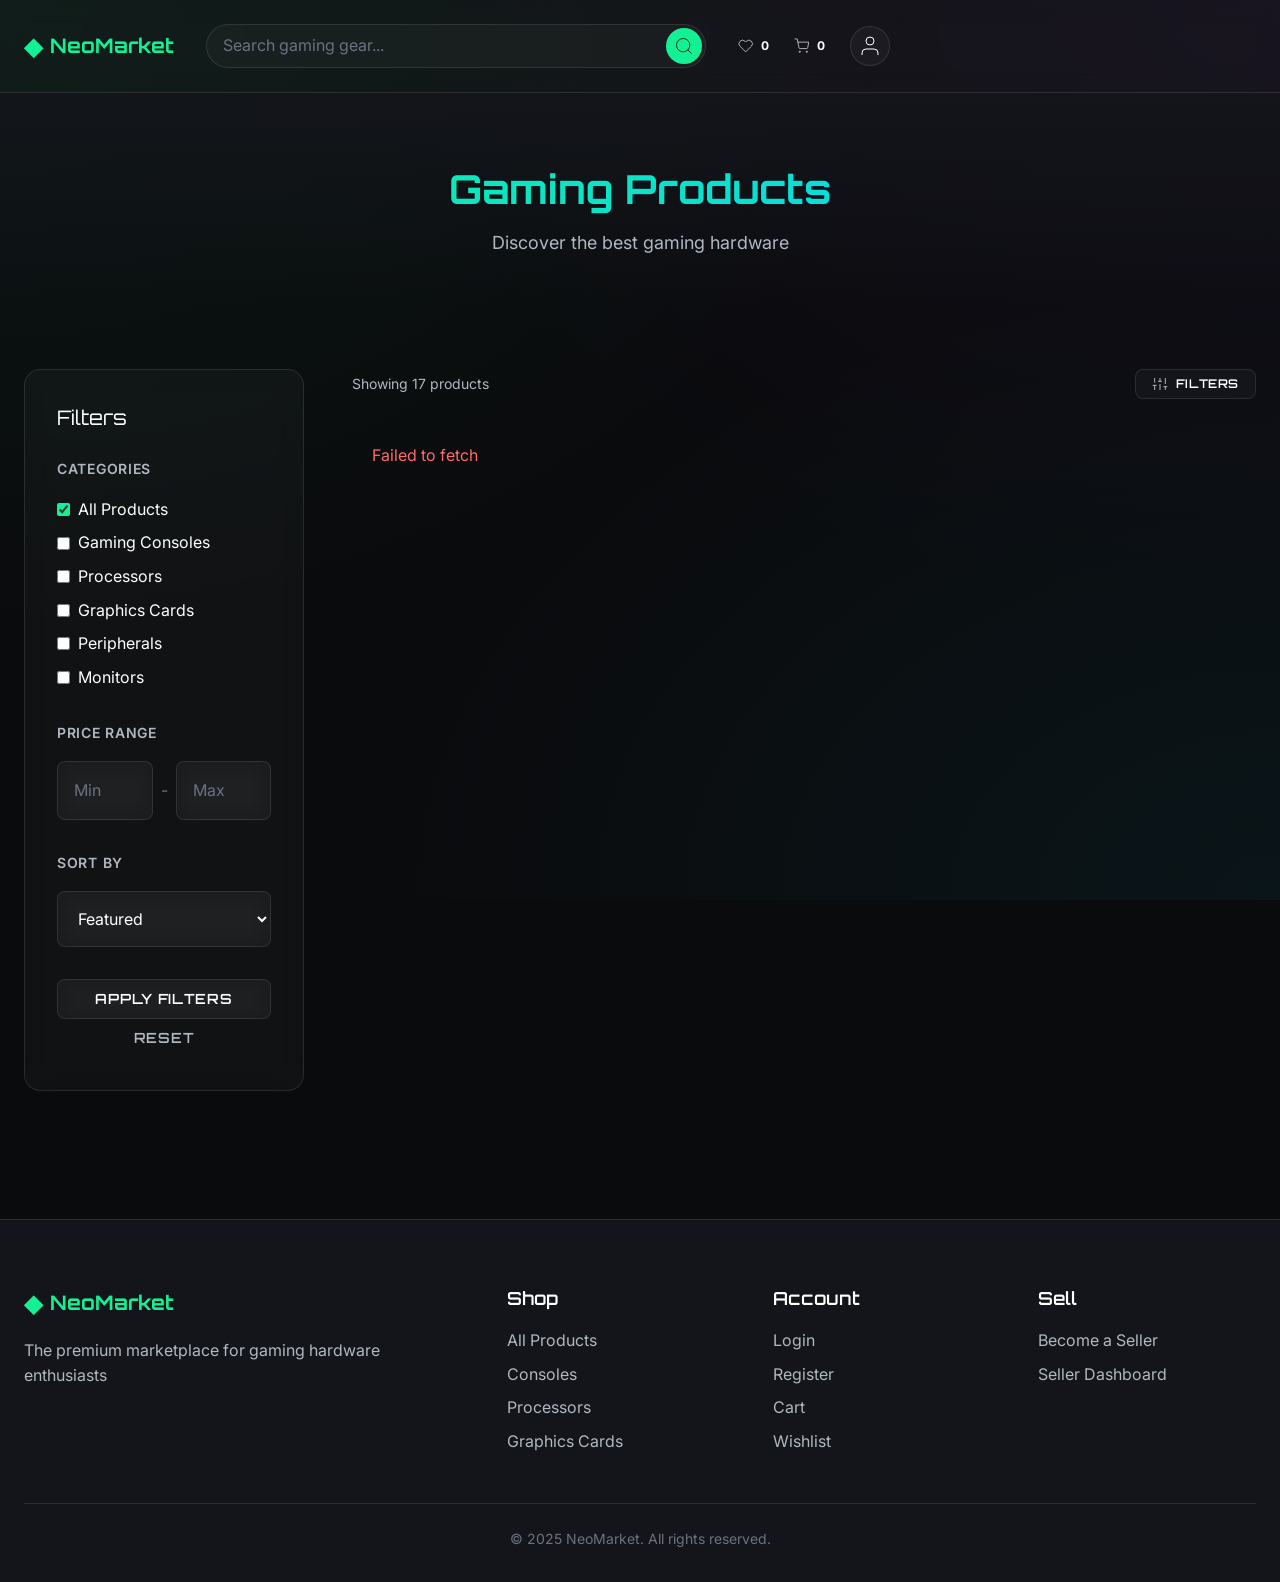
<file: public/html/products.html>
<!DOCTYPE html>
<html lang="fr">
<head>
    <meta charset="UTF-8">
    <meta name="viewport" content="width=device-width, initial-scale=1.0">
    <title>Products - NeoMarket</title>
    <link rel="preconnect" href="https://fonts.googleapis.com">
    <link rel="preconnect" href="https://fonts.gstatic.com" crossorigin>
    <link href="https://fonts.googleapis.com/css2?family=Orbitron:wght@400;500;600;700;900&family=Inter:wght@300;400;500;600;700&family=JetBrains+Mono:wght@400;500;600&display=swap" rel="stylesheet">
    <link rel="stylesheet" href="../css/reset.css">
    <link rel="stylesheet" href="../css/variables.css">
    <link rel="stylesheet" href="../css/global.css">
    <link rel="stylesheet" href="../css/components.css">
    <link rel="stylesheet" href="../css/layout.css">
    <link rel="stylesheet" href="../css/responsive.css">
</head>
<body>
    <div id="toast-container"></div>
    
    <nav class="navbar">
        <div class="container navbar-content">
            <a href="index.html" class="logo">
                <span class="logo-icon">◆</span>
                <span class="logo-text">NeoMarket</span>
            </a>
            
            <form class="search-form" id="searchForm">
                <input type="text" class="search-input" placeholder="Search gaming gear..." id="searchInput">
                <button type="submit" class="search-btn">
                    <svg width="20" height="20" viewBox="0 0 24 24" fill="none" stroke="currentColor">
                        <circle cx="11" cy="11" r="8"></circle>
                        <path d="m21 21-4.35-4.35"></path>
                    </svg>
                </button>
            </form>
            
            <div class="nav-actions">
                <a href="wishlist.html" class="nav-link">
                    <svg width="24" height="24" viewBox="0 0 24 24" fill="none" stroke="currentColor">
                        <path d="M20.84 4.61a5.5 5.5 0 0 0-7.78 0L12 5.67l-1.06-1.06a5.5 5.5 0 0 0-7.78 7.78l1.06 1.06L12 21.23l7.78-7.78 1.06-1.06a5.5 5.5 0 0 0 0-7.78z"></path>
                    </svg>
                    <span class="badge" id="wishlistBadge">0</span>
                </a>
                <a href="cart.html" class="nav-link">
                    <svg width="24" height="24" viewBox="0 0 24 24" fill="none" stroke="currentColor">
                        <circle cx="9" cy="21" r="1"></circle>
                        <circle cx="20" cy="21" r="1"></circle>
                        <path d="M1 1h4l2.68 13.39a2 2 0 0 0 2 1.61h9.72a2 2 0 0 0 2-1.61L23 6H6"></path>
                    </svg>
                    <span class="badge" id="cartBadge">0</span>
                </a>
                <div class="user-menu">
                    <button class="user-btn" id="userMenuBtn">
                        <svg width="24" height="24" viewBox="0 0 24 24" fill="none" stroke="currentColor">
                            <path d="M20 21v-2a4 4 0 0 0-4-4H8a4 4 0 0 0-4 4v2"></path>
                            <circle cx="12" cy="7" r="4"></circle>
                        </svg>
                    </button>
                    <div class="dropdown-menu" id="userDropdown">
                        <a href="login.html" class="dropdown-item" id="loginLink">Login</a>
                        <a href="register.html" class="dropdown-item" id="registerLink">Register</a>
                        <a href="vendor-dashboard.html" class="dropdown-item" id="dashboardLink" style="display: none;">Dashboard</a>
                        <a href="admin.html" class="dropdown-item" id="adminLink" style="display: none;">Admin Panel</a>
                        <button class="dropdown-item" id="logoutBtn" style="display: none;">Logout</button>
                    </div>
                </div>
            </div>
        </div>
    </nav>

    <div class="page-header">
        <div class="container">
            <h1 class="page-title">Gaming Products</h1>
            <p class="page-subtitle">Discover the best gaming hardware</p>
        </div>
    </div>

    <section class="section">
        <div class="container">
            <div class="products-layout">
                <aside class="filters-sidebar">
                    <div class="filter-card">
                        <h3 class="filter-title">Filters</h3>
                        
                        <div class="filter-group">
                            <h4 class="filter-label">Categories</h4>
                            <div class="filter-options">
                                <label class="filter-option">
                                    <input type="checkbox" name="category" value="all" checked>
                                    <span>All Products</span>
                                </label>
                                <label class="filter-option">
                                    <input type="checkbox" name="category" value="consoles">
                                    <span>Gaming Consoles</span>
                                </label>
                                <label class="filter-option">
                                    <input type="checkbox" name="category" value="processors">
                                    <span>Processors</span>
                                </label>
                                <label class="filter-option">
                                    <input type="checkbox" name="category" value="graphics">
                                    <span>Graphics Cards</span>
                                </label>
                                <label class="filter-option">
                                    <input type="checkbox" name="category" value="peripherals">
                                    <span>Peripherals</span>
                                </label>
                                <label class="filter-option">
                                    <input type="checkbox" name="category" value="monitors">
                                    <span>Monitors</span>
                                </label>
                            </div>
                        </div>
                        
                        <div class="filter-group">
                            <h4 class="filter-label">Price Range</h4>
                            <div class="price-inputs">
                                <input type="number" class="form-input" placeholder="Min" id="minPrice">
                                <span>-</span>
                                <input type="number" class="form-input" placeholder="Max" id="maxPrice">
                            </div>
                        </div>
                        
                        <div class="filter-group">
                            <h4 class="filter-label">Sort By</h4>
                            <select class="form-select" id="sortBy">
                                <option value="featured">Featured</option>
                                <option value="price-asc">Price: Low to High</option>
                                <option value="price-desc">Price: High to Low</option>
                                <option value="name">Name: A to Z</option>
                                <option value="rating">Highest Rated</option>
                            </select>
                        </div>
                        
                        <button class="btn btn-secondary btn-block" id="applyFilters">Apply Filters</button>
                        <button class="btn btn-ghost btn-block" id="resetFilters">Reset</button>
                    </div>
                </aside>
                
                <div class="products-main">
                    <div class="products-toolbar">
                        <div class="results-count" id="resultsCount">Showing 17 products</div>
                        <button class="btn btn-secondary btn-sm" id="toggleFilters">
                            <svg width="16" height="16" viewBox="0 0 24 24" fill="none" stroke="currentColor">
                                <line x1="4" y1="21" x2="4" y2="14"></line>
                                <line x1="4" y1="10" x2="4" y2="3"></line>
                                <line x1="12" y1="21" x2="12" y2="12"></line>
                                <line x1="12" y1="8" x2="12" y2="3"></line>
                                <line x1="20" y1="21" x2="20" y2="16"></line>
                                <line x1="20" y1="12" x2="20" y2="3"></line>
                                <line x1="1" y1="14" x2="7" y2="14"></line>
                                <line x1="9" y1="8" x2="15" y2="8"></line>
                                <line x1="17" y1="16" x2="23" y2="16"></line>
                            </svg>
                            Filters
                        </button>
                    </div>
                    
                    <div class="products-grid" id="productsGrid">
                        <p style="color: #00ff88; padding: 20px;">Loading products...</p>
                    </div>
                </div>
            </div>
        </div>
    </section>

    <footer class="footer">
        <div class="container">
            <div class="footer-grid">
                <div class="footer-col">
                    <div class="footer-logo">
                        <span class="logo-icon">◆</span>
                        <span class="logo-text">NeoMarket</span>
                    </div>
                    <p class="footer-desc">
                        The premium marketplace for gaming hardware enthusiasts
                    </p>
                </div>
                
                <div class="footer-col">
                    <h4 class="footer-title">Shop</h4>
                    <ul class="footer-links">
                        <li><a href="products.html">All Products</a></li>
                        <li><a href="products.html?category=consoles">Consoles</a></li>
                        <li><a href="products.html?category=processors">Processors</a></li>
                        <li><a href="products.html?category=graphics">Graphics Cards</a></li>
                    </ul>
                </div>
                
                <div class="footer-col">
                    <h4 class="footer-title">Account</h4>
                    <ul class="footer-links">
                        <li><a href="login.html">Login</a></li>
                        <li><a href="register.html">Register</a></li>
                        <li><a href="cart.html">Cart</a></li>
                        <li><a href="wishlist.html">Wishlist</a></li>
                    </ul>
                </div>
                
                <div class="footer-col">
                    <h4 class="footer-title">Sell</h4>
                    <ul class="footer-links">
                        <li><a href="register.html">Become a Seller</a></li>
                        <li><a href="vendor-dashboard.html">Seller Dashboard</a></li>
                    </ul>
                </div>
            </div>
            
            <div class="footer-bottom">
                <p>&copy; 2025 NeoMarket. All rights reserved.</p>
            </div>
        </div>
    </footer>

    <div id="quickViewModal" class="modal">
        <div class="modal-overlay"></div>
        <div class="modal-content modal-lg">
            <button class="modal-close">&times;</button>
            <div class="modal-body" id="quickViewContent"></div>
        </div>
    </div>

    
    <script src="../js/utils.js"></script>
    <script src="../js/toasts.js"></script>
    <script src="../js/modals.js"></script>
    <script src="../js/auth.js"></script>
    <script src="../js/cart.js"></script>
    <script src="../js/wishlist.js"></script>
    <script src="../js/products.js"></script>
    <script>
        // Initialize products page
        document.addEventListener('DOMContentLoaded', () => {
            setupFilters();
            // Try to load products, retry if not loaded yet
            loadAllProducts();
        });

        function loadAllProducts() {
            const grid = document.getElementById('productsGrid');
            const products = window.PRODUCTS;
            
            // If products not loaded yet, wait and retry
            if (!products) {
                console.log('Waiting for products to load...');
                setTimeout(loadAllProducts, 200);
                return;
            }

            // If fetch failed, show the error and stop
            if (window.PRODUCTS_ERROR) {
                grid.innerHTML = `<p style="color: #ff6b6b; padding: 20px;">${window.PRODUCTS_ERROR}</p>`;
                return;
            }
            
            console.log('Products loaded:', products.length);
            
            if (products.length === 0) {
                grid.innerHTML = '<p style="color: #ff6b6b; padding: 20px;">No products found in database.</p>';
                return;
            }
            
            try {
                grid.innerHTML = products.map(product => createProductCard(product)).join('');
                updateResultsCount(products.length);
            } catch (error) {
                console.error('Error rendering products:', error);
                grid.innerHTML = '<p style="color: #ff6b6b; padding: 20px;">Error loading products. Check console.</p>';
            }
        }

        function setupFilters() {
            const applyBtn = document.getElementById('applyFilters');
            const resetBtn = document.getElementById('resetFilters');
            const sortSelect = document.getElementById('sortBy');
            
            applyBtn.addEventListener('click', applyFilters);
            resetBtn.addEventListener('click', resetFilters);
            sortSelect.addEventListener('change', applyFilters);
        }

        function applyFilters() {
            let products = [...window.PRODUCTS];
            const categoryMapping = {
                consoles: ['consoles'],
                processors: ['cpu'],
                graphics: ['gpu'],
                peripherals: ['keyboards', 'mice'],
                monitors: ['monitors']
            };
            
            // Category filter
            const selectedCategories = Array.from(document.querySelectorAll('input[name="category"]:checked'))
                .map(cb => cb.value);
            
            if (!selectedCategories.includes('all')) {
                products = products.filter(p => {
                    const slug = p.category_slug || p.category;
                    return selectedCategories.some(cat => {
                        const mapped = categoryMapping[cat] || [];
                        return mapped.includes(slug);
                    });
                });
            }
            
            // Price filter
            const minPrice = parseFloat(document.getElementById('minPrice').value) || 0;
            const maxPrice = parseFloat(document.getElementById('maxPrice').value) || Infinity;
            products = products.filter(p => p.price >= minPrice && p.price <= maxPrice);
            
            // Sort
            const sortBy = document.getElementById('sortBy').value;
            switch(sortBy) {
                case 'price-asc':
                    products.sort((a, b) => a.price - b.price);
                    break;
                case 'price-desc':
                    products.sort((a, b) => b.price - a.price);
                    break;
                case 'name':
                    products.sort((a, b) => a.name.localeCompare(b.name));
                    break;
                case 'rating':
                    products.sort((a, b) => b.rating - a.rating);
                    break;
            }
            
            // Update display
            const grid = document.getElementById('productsGrid');
            grid.innerHTML = products.map(product => createProductCard(product)).join('');
            updateResultsCount(products.length);
        }

        function resetFilters() {
            document.querySelectorAll('input[name="category"]').forEach(cb => {
                cb.checked = cb.value === 'all';
            });
            document.getElementById('minPrice').value = '';
            document.getElementById('maxPrice').value = '';
            document.getElementById('sortBy').value = 'featured';
            loadAllProducts();
        }

        function updateResultsCount(count) {
            document.getElementById('resultsCount').textContent = `Showing ${count} products`;
        }
    </script>
</body>
</html>
</file>
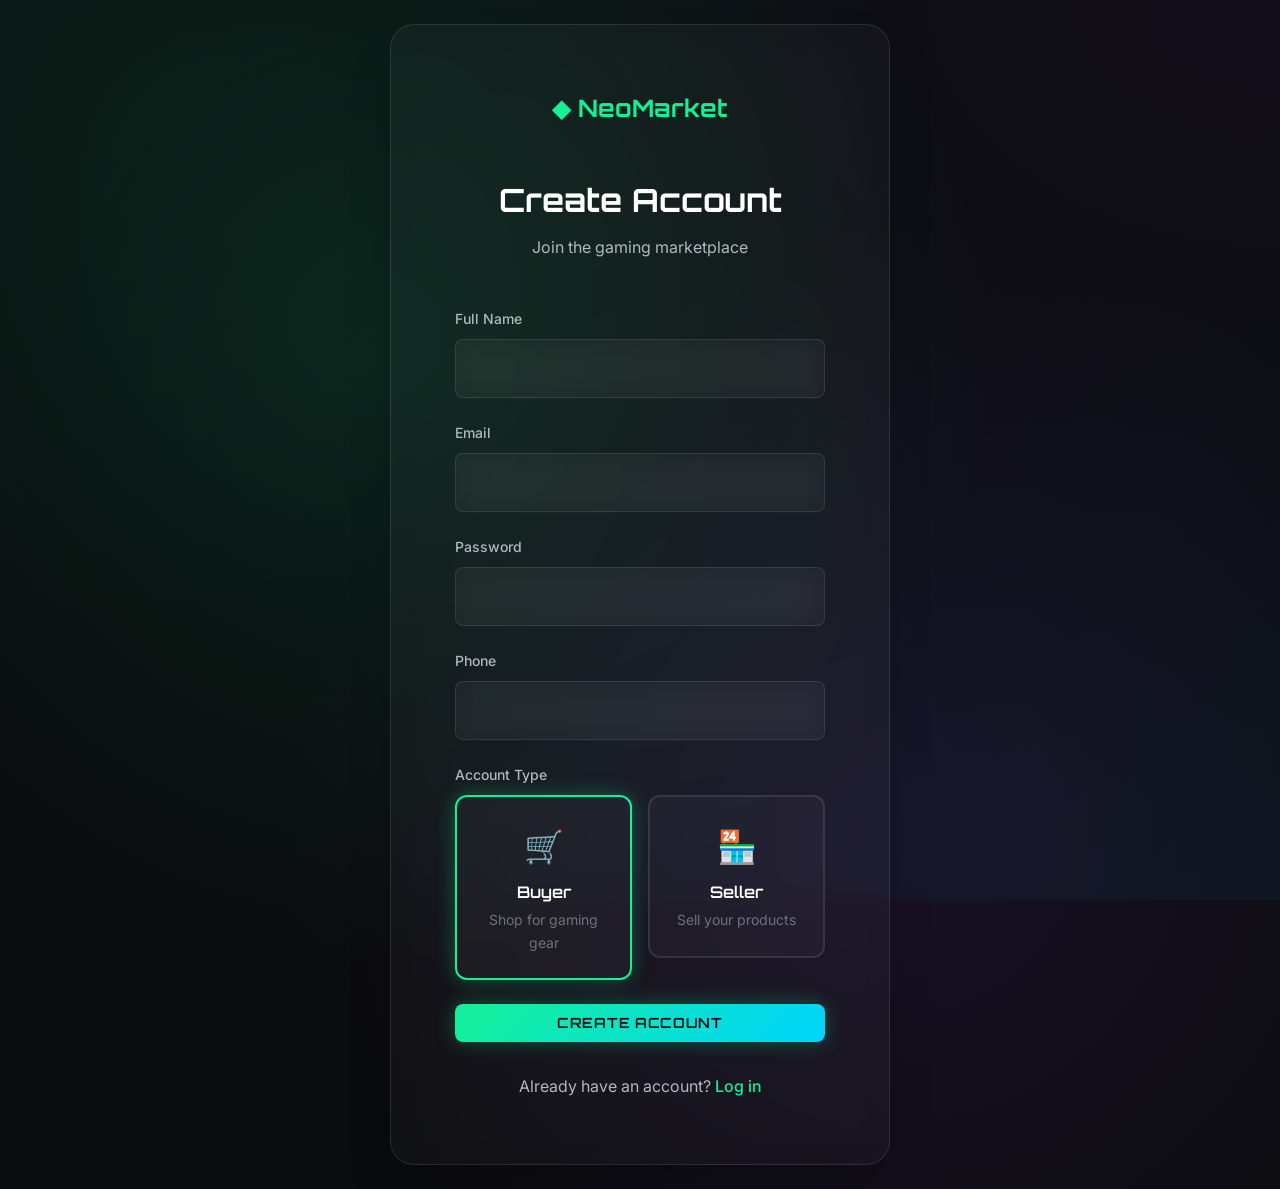
<file: public/html/register.html>
<!DOCTYPE html>
<html lang="fr">
<head>
    <meta charset="UTF-8">
    <meta name="viewport" content="width=device-width, initial-scale=1.0">
    <title>Register - NeoMarket</title>
    <link rel="preconnect" href="https://fonts.googleapis.com">
    <link rel="preconnect" href="https://fonts.gstatic.com" crossorigin>
    <link href="https://fonts.googleapis.com/css2?family=Orbitron:wght@400;500;600;700;900&family=Inter:wght@300;400;500;600;700&family=JetBrains+Mono:wght@400;500;600&display=swap" rel="stylesheet">
    <link rel="stylesheet" href="../css/reset.css">
    <link rel="stylesheet" href="../css/variables.css">
    <link rel="stylesheet" href="../css/global.css">
    <link rel="stylesheet" href="../css/components.css">
    <link rel="stylesheet" href="../css/layout.css">
    <link rel="stylesheet" href="../css/responsive.css">
</head>
<body>
    <div id="toast-container"></div>
    
    <div class="auth-page">
        <div class="auth-bg"></div>
        <div class="auth-container">
            <div class="auth-card">
                <a href="index.html" class="auth-logo">
                    <span class="logo-icon">◆</span>
                    <span class="logo-text">NeoMarket</span>
                </a>
                
                <h1 class="auth-title">Create Account</h1>
                <p class="auth-subtitle">Join the gaming marketplace</p>
                
                <form class="auth-form" id="registerForm">
                    <div class="form-group">
                        <label class="form-label">Full Name</label>
                        <input type="text" class="form-input" id="registerName" required>
                    </div>
                    
                    <div class="form-group">
                        <label class="form-label">Email</label>
                        <input type="email" class="form-input" id="registerEmail" required>
                    </div>
                    
                    <div class="form-group">
                        <label class="form-label">Password</label>
                        <input type="password" class="form-input" id="registerPassword" required>
                    </div>

                    <div class="form-group">
                        <label class="form-label">Phone</label>
                        <input type="tel" class="form-input" id="registerPhone" required>
                    </div>

                    
                    <div class="form-group">
                        <label class="form-label">Account Type</label>
                        <div class="role-selector">
                            <label class="role-option">
                                <input type="radio" name="role" value="buyer" checked>
                                <div class="role-card">
                                    <div class="role-icon">🛒</div>
                                    <div class="role-name">Buyer</div>
                                    <div class="role-desc">Shop for gaming gear</div>
                                </div>
                            </label>
                            <label class="role-option">
                                <input type="radio" name="role" value="seller">
                                <div class="role-card">
                                    <div class="role-icon">🏪</div>
                                    <div class="role-name">Seller</div>
                                    <div class="role-desc">Sell your products</div>
                                </div>
                            </label>
                        </div>
                    </div>
                    
                    <button type="submit" class="btn btn-primary btn-block">
                        Create Account
                    </button>
                </form>
                
                <p class="auth-footer">
                    Already have an account? 
                    <a href="login.html">Log in</a>
                </p>
            </div>
        </div>
    </div>

    
    <script src="../js/utils.js"></script>
    <script src="../js/toasts.js"></script>
    <script src="../js/auth.js"></script>
    <script>
        document.getElementById('registerForm').addEventListener('submit', async (e) => {
            e.preventDefault();
            
            const name = document.getElementById('registerName').value;
            const email = document.getElementById('registerEmail').value;
            const phone = document.getElementById('registerPhone').value;
            const password = document.getElementById('registerPassword').value;
            const role = document.querySelector('input[name="role"]:checked').value;
            
            const result = await window.Auth.register(name, email, phone, password, role);
            
            if (result.success) {
                showToast('Account created successfully!', 'success');
                setTimeout(() => {
                    window.location.href = 'login.html';
                }, 1500);
            } else {
                showToast(result.message, 'error');
            }
        });
    </script>
</body>
</html>
</file>
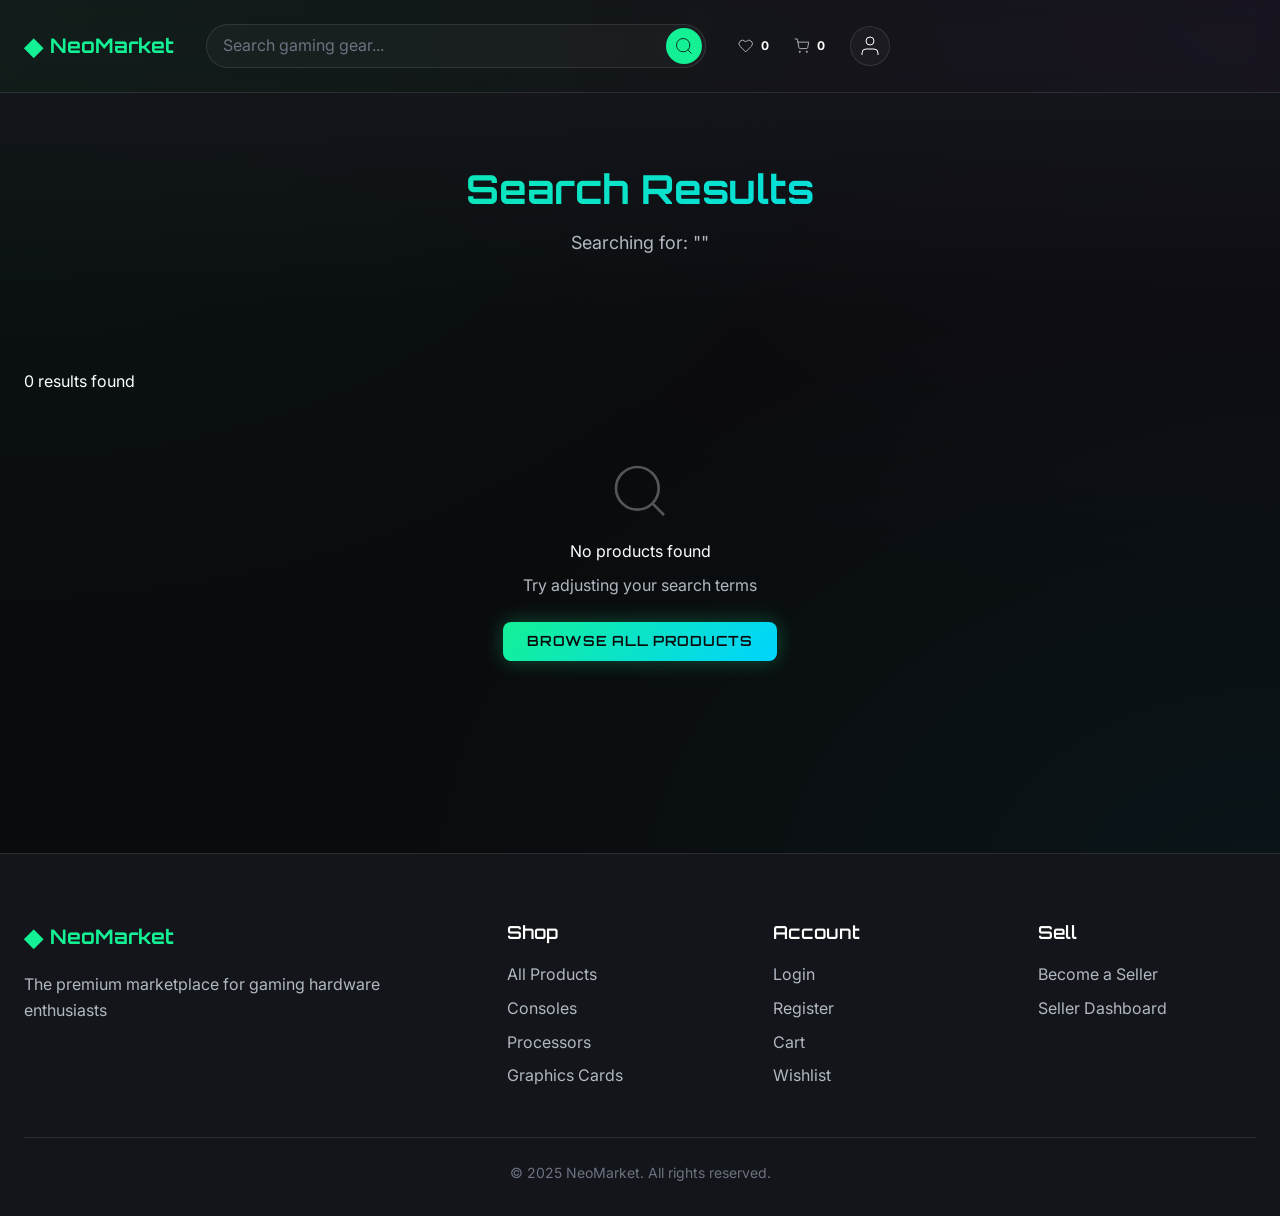
<file: public/html/search.html>
<!DOCTYPE html>
<html lang="fr">
<head>
    <meta charset="UTF-8">
    <meta name="viewport" content="width=device-width, initial-scale=1.0">
    <title>Search Results - NeoMarket</title>
    <link rel="preconnect" href="https://fonts.googleapis.com">
    <link rel="preconnect" href="https://fonts.gstatic.com" crossorigin>
    <link href="https://fonts.googleapis.com/css2?family=Orbitron:wght@400;500;600;700;900&family=Inter:wght@300;400;500;600;700&family=JetBrains+Mono:wght@400;500;600&display=swap" rel="stylesheet">
    <link rel="stylesheet" href="../css/reset.css">
    <link rel="stylesheet" href="../css/variables.css">
    <link rel="stylesheet" href="../css/global.css">
    <link rel="stylesheet" href="../css/components.css">
    <link rel="stylesheet" href="../css/layout.css">
    <link rel="stylesheet" href="../css/responsive.css">
</head>
<body>
    <div id="toast-container"></div>
    
    <nav class="navbar">
        <div class="container navbar-content">
            <a href="index.html" class="logo">
                <span class="logo-icon">◆</span>
                <span class="logo-text">NeoMarket</span>
            </a>
            
            <form class="search-form" id="searchForm">
                <input type="text" class="search-input" placeholder="Search gaming gear..." id="searchInput">
                <button type="submit" class="search-btn">
                    <svg width="20" height="20" viewBox="0 0 24 24" fill="none" stroke="currentColor">
                        <circle cx="11" cy="11" r="8"></circle>
                        <path d="m21 21-4.35-4.35"></path>
                    </svg>
                </button>
            </form>
            
            <div class="nav-actions">
                <a href="wishlist.html" class="nav-link">
                    <svg width="24" height="24" viewBox="0 0 24 24" fill="none" stroke="currentColor">
                        <path d="M20.84 4.61a5.5 5.5 0 0 0-7.78 0L12 5.67l-1.06-1.06a5.5 5.5 0 0 0-7.78 7.78l1.06 1.06L12 21.23l7.78-7.78 1.06-1.06a5.5 5.5 0 0 0 0-7.78z"></path>
                    </svg>
                    <span class="badge" id="wishlistBadge">0</span>
                </a>
                <a href="cart.html" class="nav-link">
                    <svg width="24" height="24" viewBox="0 0 24 24" fill="none" stroke="currentColor">
                        <circle cx="9" cy="21" r="1"></circle>
                        <circle cx="20" cy="21" r="1"></circle>
                        <path d="M1 1h4l2.68 13.39a2 2 0 0 0 2 1.61h9.72a2 2 0 0 0 2-1.61L23 6H6"></path>
                    </svg>
                    <span class="badge" id="cartBadge">0</span>
                </a>
                <div class="user-menu">
                    <button class="user-btn" id="userMenuBtn">
                        <svg width="24" height="24" viewBox="0 0 24 24" fill="none" stroke="currentColor">
                            <path d="M20 21v-2a4 4 0 0 0-4-4H8a4 4 0 0 0-4 4v2"></path>
                            <circle cx="12" cy="7" r="4"></circle>
                        </svg>
                    </button>
                    <div class="dropdown-menu" id="userDropdown">
                        <a href="login.html" class="dropdown-item" id="loginLink">Login</a>
                        <a href="register.html" class="dropdown-item" id="registerLink">Register</a>
                        <a href="vendor-dashboard.html" class="dropdown-item" id="dashboardLink" style="display: none;">Dashboard</a>
                        <a href="admin.html" class="dropdown-item" id="adminLink" style="display: none;">Admin Panel</a>
                        <button class="dropdown-item" id="logoutBtn" style="display: none;">Logout</button>
                    </div>
                </div>
            </div>
        </div>
    </nav>

    <div class="page-header">
        <div class="container">
            <h1 class="page-title">Search Results</h1>
            <p class="page-subtitle" id="searchQuery">Searching for: ""</p>
        </div>
    </div>

    <section class="section">
        <div class="container">
            <div class="search-results-info">
                <span id="resultsCount">0 results found</span>
            </div>
            
            <div class="products-grid" id="searchResults">
                <!-- Results loaded by JavaScript -->
            </div>
            
            <div id="noResults" style="display: none; text-align: center; padding: 4rem 0;">
                <svg width="64" height="64" viewBox="0 0 24 24" fill="none" stroke="currentColor" style="margin: 0 auto 1rem; opacity: 0.3;">
                    <circle cx="11" cy="11" r="8"></circle>
                    <path d="m21 21-4.35-4.35"></path>
                </svg>
                <h3 style="margin-bottom: 0.5rem;">No products found</h3>
                <p style="color: var(--color-text-secondary);">Try adjusting your search terms</p>
                <a href="products.html" class="btn btn-primary" style="margin-top: 1.5rem;">Browse All Products</a>
            </div>
        </div>
    </section>

    <footer class="footer">
        <div class="container">
            <div class="footer-grid">
                <div class="footer-col">
                    <div class="footer-logo">
                        <span class="logo-icon">◆</span>
                        <span class="logo-text">NeoMarket</span>
                    </div>
                    <p class="footer-desc">
                        The premium marketplace for gaming hardware enthusiasts
                    </p>
                </div>
                
                <div class="footer-col">
                    <h4 class="footer-title">Shop</h4>
                    <ul class="footer-links">
                        <li><a href="products.html">All Products</a></li>
                        <li><a href="products.html?category=consoles">Consoles</a></li>
                        <li><a href="products.html?category=processors">Processors</a></li>
                        <li><a href="products.html?category=graphics">Graphics Cards</a></li>
                    </ul>
                </div>
                
                <div class="footer-col">
                    <h4 class="footer-title">Account</h4>
                    <ul class="footer-links">
                        <li><a href="login.html">Login</a></li>
                        <li><a href="register.html">Register</a></li>
                        <li><a href="cart.html">Cart</a></li>
                        <li><a href="wishlist.html">Wishlist</a></li>
                    </ul>
                </div>
                
                <div class="footer-col">
                    <h4 class="footer-title">Sell</h4>
                    <ul class="footer-links">
                        <li><a href="register.html">Become a Seller</a></li>
                        <li><a href="vendor-dashboard.html">Seller Dashboard</a></li>
                    </ul>
                </div>
            </div>
            
            <div class="footer-bottom">
                <p>&copy; 2025 NeoMarket. All rights reserved.</p>
            </div>
        </div>
    </footer>

    <div id="quickViewModal" class="modal">
        <div class="modal-overlay"></div>
        <div class="modal-content modal-lg">
            <button class="modal-close">&times;</button>
            <div class="modal-body" id="quickViewContent"></div>
        </div>
    </div>

    
    <script src="../js/utils.js"></script>
    <script src="../js/toasts.js"></script>
    <script src="../js/modals.js"></script>
    <script src="../js/auth.js"></script>
    <script src="../js/cart.js"></script>
    <script src="../js/wishlist.js"></script>
    <script src="../js/products.js"></script>
    <script>
        document.addEventListener('DOMContentLoaded', () => {
            performSearch();
        });

        function performSearch() {
            const urlParams = new URLSearchParams(window.location.search);
            const query = urlParams.get('q') || '';
            
            document.getElementById('searchInput').value = query;
            document.getElementById('searchQuery').textContent = `Searching for: "${query}"`;
            
            if (!query) {
                showNoResults();
                return;
            }
            
            const results = searchProducts(query);
            displaySearchResults(results);
        }

        function searchProducts(query) {
            const searchTerm = query.toLowerCase();
            
            return window.PRODUCTS.filter(product => {
                return product.name.toLowerCase().includes(searchTerm) ||
                       product.description.toLowerCase().includes(searchTerm) ||
                       product.category.toLowerCase().includes(searchTerm) ||
                       product.vendor.toLowerCase().includes(searchTerm);
            });
        }

        function displaySearchResults(results) {
            const grid = document.getElementById('searchResults');
            const noResults = document.getElementById('noResults');
            const count = document.getElementById('resultsCount');
            
            count.textContent = `${results.length} result${results.length !== 1 ? 's' : ''} found`;
            
            if (results.length === 0) {
                showNoResults();
            } else {
                grid.innerHTML = results.map(product => createProductCard(product)).join('');
                grid.style.display = 'grid';
                noResults.style.display = 'none';
            }
        }

        function showNoResults() {
            document.getElementById('searchResults').style.display = 'none';
            document.getElementById('noResults').style.display = 'block';
            document.getElementById('resultsCount').textContent = '0 results found';
        }
    </script>
</body>
</html>
</file>
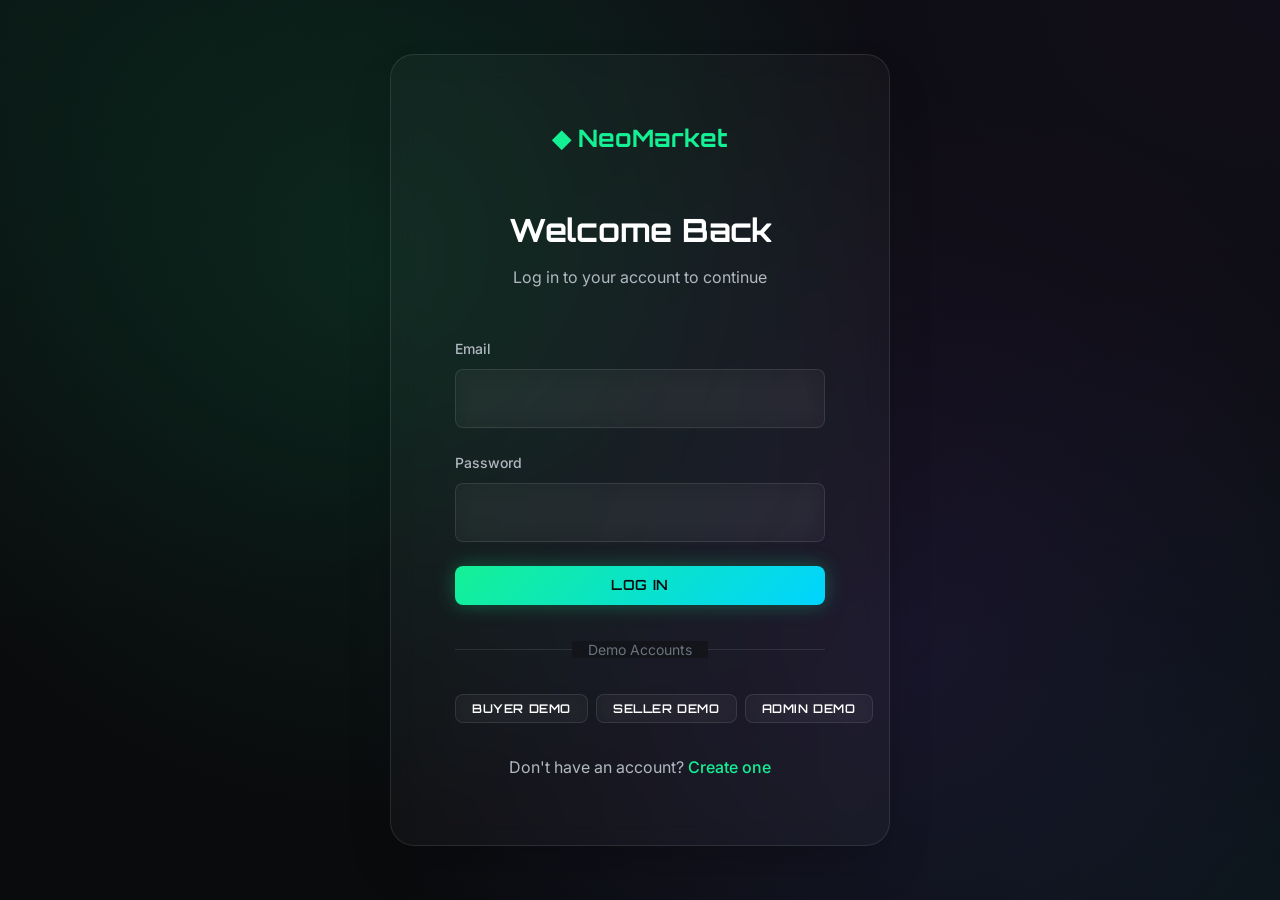
<file: public/html/vendor-dashboard.html>
<!DOCTYPE html>
<html lang="fr">
<head>
    <meta charset="UTF-8">
    <meta name="viewport" content="width=device-width, initial-scale=1.0">
    <title>Vendor Dashboard - NeoMarket</title>
    <link rel="stylesheet" href="../css/reset.css">
    <link rel="stylesheet" href="../css/variables.css">
    <link rel="stylesheet" href="../css/global.css">
    <link rel="stylesheet" href="../css/components.css">
    <link rel="stylesheet" href="../css/layout.css">
    <link rel="stylesheet" href="../css/responsive.css">
</head>
<body>
    <div id="toast-container"></div>

    <nav class="navbar">
        <div class="container navbar-content">
            <a href="index.html" class="logo">
                <span class="logo-icon">◆</span>
                <span class="logo-text">NeoMarket</span>
            </a>
            
            <div class="nav-actions">
                <a href="index.html" class="nav-link">
                    <svg width="24" height="24" viewBox="0 0 24 24" fill="none" stroke="currentColor">
                        <path d="M3 9l9-7 9 7v11a2 2 0 0 1-2 2H5a2 2 0 0 1-2-2z"></path>
                        <polyline points="9 22 9 12 15 12 15 22"></polyline>
                    </svg>
                </a>
                <div class="user-menu">
                    <button class="user-btn" id="userMenuBtn">
                        <span id="userName">Vendor</span>
                        <svg width="20" height="20" viewBox="0 0 24 24" fill="none" stroke="currentColor">
                            <polyline points="6 9 12 15 18 9"></polyline>
                        </svg>
                    </button>
                    <div class="dropdown-menu" id="userDropdown">
                        <button class="dropdown-item" id="logoutBtn">Logout</button>
                    </div>
                </div>
            </div>
        </div>
    </nav>

    <div class="dashboard-container">
        <aside class="dashboard-sidebar">
            <nav class="sidebar-nav">
                <a href="#overview" class="sidebar-link active" data-section="overview">
                    <svg width="20" height="20" viewBox="0 0 24 24" fill="none" stroke="currentColor">
                        <rect x="3" y="3" width="7" height="7"></rect>
                        <rect x="14" y="3" width="7" height="7"></rect>
                        <rect x="14" y="14" width="7" height="7"></rect>
                        <rect x="3" y="14" width="7" height="7"></rect>
                    </svg>
                    Overview
                </a>
                <a href="#products" class="sidebar-link" data-section="products">
                    <svg width="20" height="20" viewBox="0 0 24 24" fill="none" stroke="currentColor">
                        <path d="M21 16V8a2 2 0 0 0-1-1.73l-7-4a2 2 0 0 0-2 0l-7 4A2 2 0 0 0 3 8v8a2 2 0 0 0 1 1.73l7 4a2 2 0 0 0 2 0l7-4A2 2 0 0 0 21 16z"></path>
                    </svg>
                    My Products
                </a>
                <a href="#add-product" class="sidebar-link" data-section="add-product">
                    <svg width="20" height="20" viewBox="0 0 24 24" fill="none" stroke="currentColor">
                        <line x1="12" y1="5" x2="12" y2="19"></line>
                        <line x1="5" y1="12" x2="19" y2="12"></line>
                    </svg>
                    Add Product
                </a>
                <a href="#orders" class="sidebar-link" data-section="orders">
                    <svg width="20" height="20" viewBox="0 0 24 24" fill="none" stroke="currentColor">
                        <path d="M6 2L3 6v14a2 2 0 0 0 2 2h14a2 2 0 0 0 2-2V6l-3-4z"></path>
                        <line x1="3" y1="6" x2="21" y2="6"></line>
                        <path d="M16 10a4 4 0 0 1-8 0"></path>
                    </svg>
                    Orders
                </a>
            </nav>
        </aside>

        <main class="dashboard-main">
            <!-- Overview Section -->
            <section id="section-overview" class="dashboard-section active">
                <div class="section-header">
                    <h1 class="section-title">Vendor Dashboard</h1>
                    <p class="section-subtitle">Welcome back, <span id="vendorName">Seller</span></p>
                </div>

                <div class="stats-grid">
                    <div class="stat-card">
                        <div class="stat-header">
                            <span class="stat-label">Total Sales</span>
                            <svg width="24" height="24" viewBox="0 0 24 24" fill="none" stroke="currentColor" class="stat-icon">
                                <line x1="12" y1="1" x2="12" y2="23"></line>
                                <path d="M17 5H9.5a3.5 3.5 0 0 0 0 7h5a3.5 3.5 0 0 1 0 7H6"></path>
                            </svg>
                        </div>
                        <div class="stat-value" id="totalSales">$0.00</div>
                        <div class="stat-change positive">Total revenue from completed orders</div>
                    </div>

                    <div class="stat-card">
                        <div class="stat-header">
                            <span class="stat-label">Products Listed</span>
                            <svg width="24" height="24" viewBox="0 0 24 24" fill="none" stroke="currentColor" class="stat-icon">
                                <path d="M21 16V8a2 2 0 0 0-1-1.73l-7-4a2 2 0 0 0-2 0l-7 4A2 2 0 0 0 3 8v8a2 2 0 0 0 1 1.73l7 4a2 2 0 0 0 2 0l7-4A2 2 0 0 0 21 16z"></path>
                            </svg>
                        </div>
                        <div class="stat-value" id="productCount">0</div>
                        <div class="stat-change">Active listings</div>
                    </div>

                    <div class="stat-card">
                        <div class="stat-header">
                            <span class="stat-label">Pending Orders</span>
                            <svg width="24" height="24" viewBox="0 0 24 24" fill="none" stroke="currentColor" class="stat-icon">
                                <circle cx="12" cy="12" r="10"></circle>
                                <polyline points="12 6 12 12 16 14"></polyline>
                            </svg>
                        </div>
                        <div class="stat-value" id="pendingOrdersCount">0</div>
                        <div class="stat-change">Awaiting fulfillment</div>
                    </div>

                    <div class="stat-card">
                        <div class="stat-header">
                            <span class="stat-label">Rating</span>
                            <svg width="24" height="24" viewBox="0 0 24 24" fill="none" stroke="currentColor" class="stat-icon">
                                <polygon points="12 2 15.09 8.26 22 9.27 17 14.14 18.18 21.02 12 17.77 5.82 21.02 7 14.14 2 9.27 8.91 8.26 12 2"></polygon>
                            </svg>
                        </div>
                        <div class="stat-value" id="sellerRating">N/A</div>
                        <div class="stat-change" id="ratingCount">No reviews yet</div>
                    </div>
                </div>

                <div class="dashboard-grid">
                    <div class="dashboard-card">
                        <h3 class="card-title">Recent Sales</h3>
                        <div class="sales-list" id="recentSalesList">
                            <div style="padding: 1rem; text-align: center; color: var(--color-text-tertiary);">Loading...</div>
                        </div>
                    </div>

                    <div class="dashboard-card">
                        <h3 class="card-title">Quick Actions</h3>
                        <div class="quick-actions">
                            <button class="btn btn-primary btn-block" data-section="add-product">
                                <svg width="20" height="20" viewBox="0 0 24 24" fill="none" stroke="currentColor">
                                    <line x1="12" y1="5" x2="12" y2="19"></line>
                                    <line x1="5" y1="12" x2="19" y2="12"></line>
                                </svg>
                                Add New Product
                            </button>
                            <button class="btn btn-secondary btn-block" data-section="orders">
                                <svg width="20" height="20" viewBox="0 0 24 24" fill="none" stroke="currentColor">
                                    <path d="M6 2L3 6v14a2 2 0 0 0 2 2h14a2 2 0 0 0 2-2V6l-3-4z"></path>
                                </svg>
                                View Orders
                            </button>
                            <button class="btn btn-secondary btn-block" data-section="products">
                                <svg width="20" height="20" viewBox="0 0 24 24" fill="none" stroke="currentColor">
                                    <path d="M21 16V8a2 2 0 0 0-1-1.73l-7-4a2 2 0 0 0-2 0l-7 4A2 2 0 0 0 3 8v8a2 2 0 0 0 1 1.73l7 4a2 2 0 0 0 2 0l7-4A2 2 0 0 0 21 16z"></path>
                                </svg>
                                Manage Products
                            </button>
                        </div>
                    </div>
                </div>
            </section>

            <!-- Products Section -->
            <section id="section-products" class="dashboard-section">
                <div class="section-header">
                    <h1 class="section-title">My Products</h1>
                    <button class="btn btn-primary" data-section="add-product">
                        <svg width="20" height="20" viewBox="0 0 24 24" fill="none" stroke="currentColor">
                            <line x1="12" y1="5" x2="12" y2="19"></line>
                            <line x1="5" y1="12" x2="19" y2="12"></line>
                        </svg>
                        Add Product
                    </button>
                </div>

                <div class="table-container">
                    <table class="data-table">
                        <thead>
                            <tr>
                                <th>Product</th>
                                <th>Category</th>
                                <th>Price</th>
                                <th>Stock</th>
                                <th>Status</th>
                                <th>Actions</th>
                            </tr>
                        </thead>
                        <tbody id="vendorProductsList">
                            <!-- Products will be loaded by JavaScript -->
                        </tbody>
                    </table>
                </div>
            </section>

            <!-- Add Product Section -->
            <section id="section-add-product" class="dashboard-section">
                <div class="section-header">
                    <h1 class="section-title">Add New Product</h1>
                </div>

                <div class="form-container">
                    <form id="addProductForm" class="form">
                        <div class="form-row">
                            <div class="form-group">
                                <label for="productName">Product Name *</label>
                                <input type="text" id="productName" class="form-input" required>
                            </div>
                            <div class="form-group">
                                <label for="productCategory">Category *</label>
                                <select id="productCategory" class="form-input" required>
                                    <option value="">Select category</option>
                                    <option value="consoles">Gaming Consoles</option>
                                    <option value="processors">Processors</option>
                                    <option value="graphics">Graphics Cards</option>
                                    <option value="peripherals">Peripherals</option>
                                    <option value="monitors">Monitors</option>
                                </select>
                            </div>
                        </div>

                        <div class="form-row">
                            <div class="form-group">
                                <label for="productPrice">Price (USD) *</label>
                                <input type="number" id="productPrice" class="form-input" step="0.01" min="0" required>
                            </div>
                            <div class="form-group">
                                <label for="productStock">Stock Quantity *</label>
                                <input type="number" id="productStock" class="form-input" min="0" required>
                            </div>
                        </div>

                        <div class="form-group">
                            <label for="productDescription">Description *</label>
                            <textarea id="productDescription" class="form-input" rows="4" required></textarea>
                        </div>

                        <div class="form-group">
                            <label for="productImage">Product Image URL *</label>
                            <input type="url" id="productImage" class="form-input" placeholder="https://example.com/image.jpg" required>
                            <small style="color: var(--color-text-tertiary); margin-top: 0.5rem; display: block;">
                                Enter the full URL of the product image (e.g., https://example.com/image.jpg)
                            </small>
                            <div id="imagePreview" style="margin-top: 1rem; display: none;">
                                <img id="previewImage" src="" alt="Preview" style="max-width: 200px; max-height: 200px; border-radius: 8px; border: 1px solid var(--color-border);">
                                <button type="button" id="removeImage" style="margin-top: 0.5rem; padding: 0.5rem 1rem; background: var(--color-error); color: white; border: none; border-radius: 4px; cursor: pointer;">
                                    Clear URL
                                </button>
                            </div>
                        </div>

                        <div class="form-group">
                            <label>Specifications (Optional)</label>
                            <div class="specs-inputs">
                                <input type="text" class="form-input" placeholder="Spec key (e.g., Storage)" id="specKey1">
                                <input type="text" class="form-input" placeholder="Spec value (e.g., 1TB)" id="specValue1">
                            </div>
                        </div>

                        <div class="form-actions">
                            <button type="submit" class="btn btn-primary">Add Product</button>
                            <button type="button" class="btn btn-secondary" data-section="products">Cancel</button>
                        </div>
                    </form>
                </div>
            </section>

            <!-- Orders Section -->
            <section id="section-orders" class="dashboard-section">
                <div class="section-header">
                    <h1 class="section-title">Orders</h1>
                </div>

                <div class="table-container">
                    <table class="data-table">
                        <thead>
                            <tr>
                                <th>Order ID</th>
                                <th>Customer</th>
                                <th>Products</th>
                                <th>Total</th>
                                <th>Date</th>
                                <th>Status</th>
                                <th>Actions</th>
                            </tr>
                        </thead>
                        <tbody id="vendorOrdersList">
                            <tr>
                                <td colspan="7" style="text-align: center; padding: 2rem;">
                                    Loading...
                                </td>
                            </tr>
                        </tbody>
                    </table>
                </div>
            </section>
        </main>
    </div>


<script src="../js/utils.js"></script>
<script src="../js/toasts.js"></script>
<script src="../js/auth.js"></script>
<script>
// Create Toasts object wrapper for showToast
window.Toasts = {
    show: function(message, type = 'info') {
        if (typeof showToast === 'function') {
            showToast(message, type);
        } else {
            console.warn('Toast:', message);
            alert(message); // Fallback if toast system not available
        }
    }
};
document.addEventListener('DOMContentLoaded', async () => {
    const user = Auth.getCurrentUser();
    if(!user || user.role !== 'seller') {
        window.location.href='login.html';
        return;
    }
    document.querySelectorAll('#vendorName, #userName').forEach(el=>el.textContent=user.display_name || user.name);

    // Sidebar navigation
    const sidebarLinks = document.querySelectorAll('.sidebar-link');
    const sections = document.querySelectorAll('.dashboard-section');
    
    function showSection(name){
        sections.forEach(s=>s.classList.remove('active'));
        const targetSection = document.getElementById(`section-${name}`);
        if(targetSection) {
            targetSection.classList.add('active');
        }
        sidebarLinks.forEach(l=>l.classList.remove('active'));
        const targetLink = document.querySelector(`.sidebar-link[data-section="${name}"]`);
        if(targetLink) {
            targetLink.classList.add('active');
        }
    }
    
    sidebarLinks.forEach(link => {
        link.addEventListener('click', e => {
            e.preventDefault();
            const sectionName = link.getAttribute('data-section');
            if(sectionName) {
                showSection(sectionName);
                // Load data when switching sections
                if(sectionName === 'products') {
                    loadProducts();
                } else if(sectionName === 'orders') {
                    loadOrders();
                }
            }
        });
    });

    // Quick Action buttons navigation
    document.querySelectorAll('[data-section]').forEach(btn => {
        if(btn.tagName === 'BUTTON' && btn.getAttribute('data-section')) {
            btn.addEventListener('click', () => {
                const section = btn.getAttribute('data-section');
                if(section) {
                    showSection(section);
                    if(section === 'products') {
                        loadProducts();
                    } else if(section === 'orders') {
                        loadOrders();
                    } else if(section === 'add-product') {
                        // Reset form when navigating to add product
                        editingProductId = null;
                        document.getElementById('addProductForm').reset();
                        document.querySelector('#section-add-product h1').textContent = 'Add New Product';
                    }
                }
            });
        }
    });

    document.getElementById('logoutBtn').addEventListener('click',()=>{
        Auth.logout();
        window.location.href='login.html';
    });

    // --- Load Overview Stats ---
    async function loadOverviewStats(){
        try {
            // Load products
            let products = [];
            try {
                products = await Utils.ajax('/sellers/products/list.php', 'GET', null);
            } catch(error) {
                console.error('Error loading products:', error);
                products = [];
            }
            const sellerProducts = Array.isArray(products) ? products : [];
            window.PRODUCTS = sellerProducts;
            
            // Products Listed
            const productCountEl = document.getElementById('productCount');
            if(productCountEl) {
                productCountEl.textContent = sellerProducts.length;
            }

            // Load orders
            let orders = [];
            try {
                orders = await Utils.ajax('/sellers/orders/list.php', 'GET', null);
                orders = Array.isArray(orders) ? orders : [];
            } catch(error) {
                console.error('Error loading orders:', error);
                orders = [];
            }
            window.ORDERS = orders;

            // Total Sales (from completed and shipped orders only)
            // Note: orders endpoint already filters items to only seller's products
            const completedAndShippedOrders = orders.filter(o => {
                const status = (o.status || '').toLowerCase();
                return status === 'completed' || status === 'shipped';
            });
            
            const totalSales = completedAndShippedOrders.reduce((sum, o) => {
                // Calculate from order items (already filtered to seller's products by backend)
                const sellerOrderTotal = (o.items || []).reduce((itemSum, item) => {
                    return itemSum + (parseFloat(item.price_at_purchase || 0) * parseInt(item.quantity || 1));
                }, 0);
                return sum + sellerOrderTotal;
            }, 0);
            
            // Update Total Sales
            const totalSalesEl = document.getElementById('totalSales');
            if(totalSalesEl) {
                totalSalesEl.textContent = '$' + totalSales.toFixed(2).replace(/\B(?=(\d{3})+(?!\d))/g, ',');
            }

            // Pending Orders
            const pendingOrders = orders.filter(o => {
                const status = (o.status || '').toLowerCase();
                return status === 'pending' || status === 'processing';
            });
            const pendingOrdersEl = document.getElementById('pendingOrdersCount');
            if(pendingOrdersEl) {
                pendingOrdersEl.textContent = pendingOrders.length;
            }

            // Rating (calculate average from products if available, or default)
            const productsWithRatings = sellerProducts.filter(p => p.rating && parseFloat(p.rating) > 0);
            let avgRating = 0;
            if(productsWithRatings.length > 0) {
                const sumRatings = productsWithRatings.reduce((sum, p) => sum + parseFloat(p.rating || 0), 0);
                avgRating = sumRatings / productsWithRatings.length;
            } else {
                avgRating = 0; // Default if no ratings
            }
            // Update Rating
            const ratingEl = document.getElementById('sellerRating');
            if(ratingEl) {
                ratingEl.textContent = avgRating > 0 ? avgRating.toFixed(1) : 'N/A';
            }
            const ratingCountEl = document.getElementById('ratingCount');
            if(ratingCountEl) {
                const reviewCount = productsWithRatings.reduce((sum, p) => sum + (parseInt(p.review_count || p.reviewCount || 0)), 0);
                ratingCountEl.textContent = reviewCount > 0 ? `Based on ${reviewCount} reviews` : 'No reviews yet';
            }

            // Recent Sales (completed and shipped orders for seller's products)
            const recentCompletedAndShippedOrders = completedAndShippedOrders
                .slice()
                .sort((a, b) => new Date(b.created_at || 0) - new Date(a.created_at || 0))
                .slice(0, 5);
            
            // Update Recent Sales
            const recentSalesEl = document.getElementById('recentSalesList');
            if(recentSalesEl) {
                if(recentCompletedAndShippedOrders.length === 0) {
                    recentSalesEl.innerHTML = '<div style="padding: 1rem; text-align: center; color: var(--color-text-tertiary);">No recent sales</div>';
                } else {
                    recentSalesEl.innerHTML = recentCompletedAndShippedOrders.map(o => {
                        const orderDate = o.created_at ? new Date(o.created_at) : new Date();
                        const timeAgo = getTimeAgo(orderDate);
                        // Order items already filtered to seller's products by backend
                        const sellerItems = o.items || [];
                        const productNames = sellerItems.map(item => item.product_name || item.title || 'Product').join(', ') || 'Product';
                        const orderTotal = sellerItems.reduce((sum, item) => {
                            return sum + (parseFloat(item.price_at_purchase || 0) * parseInt(item.quantity || 1));
                        }, 0);
                        
                        return `
                            <div class="sale-item">
                                <div class="sale-info">
                                    <div class="sale-product">${productNames}</div>
                                    <div class="sale-date">${timeAgo}</div>
                                    <div class="sale-status">
                                        <span class="badge badge-${o.status === 'completed' ? 'success' : o.status === 'shipped' ? 'warning' : 'info'}">
                                            ${o.status === 'completed' ? '✓ Completed' : o.status === 'shipped' ? '📦 Shipped' : o.status}
                                        </span>
                                    </div>
                                </div>
                                <div class="sale-amount">$${orderTotal.toFixed(2)}</div>
                            </div>
                        `;
                    }).join('');
                }
            }
        } catch(error) {
            console.error('Error loading overview stats:', error);
            Toasts.show('Error loading dashboard stats', 'error');
        }
    }

    // Helper function to get time ago
    function getTimeAgo(date) {
        const now = new Date();
        const diffMs = now - date;
        const diffMins = Math.floor(diffMs / 60000);
        const diffHours = Math.floor(diffMs / 3600000);
        const diffDays = Math.floor(diffMs / 86400000);
        
        if(diffMins < 60) return `${diffMins} ${diffMins === 1 ? 'minute' : 'minutes'} ago`;
        if(diffHours < 24) return `${diffHours} ${diffHours === 1 ? 'hour' : 'hours'} ago`;
        if(diffDays < 7) return `${diffDays} ${diffDays === 1 ? 'day' : 'days'} ago`;
        return date.toLocaleDateString('en-US');
    }

    // --- Load Products from backend ---
    async function loadProducts(){
        try {
            const products = await Utils.ajax('/sellers/products/list.php', 'GET', null);
            window.PRODUCTS = Array.isArray(products) ? products : [];
        const tbody = document.getElementById('vendorProductsList');
            if(tbody) {
                if(window.PRODUCTS.length === 0) {
                    tbody.innerHTML = '<tr><td colspan="6" style="text-align: center; padding: 2rem;">No products found. Add your first product!</td></tr>';
                } else {
                    tbody.innerHTML = window.PRODUCTS.map(p=>{
                        const imageFile = p.primary_image || p.image_url || '';
                        let imagePath = '';
                        if (imageFile) {
                            let filename = imageFile;
                            if (filename.includes('/')) filename = filename.split('/').pop();
                            if (filename.includes('\\')) filename = filename.split('\\').pop();
                            imagePath = encodeURIComponent(filename);
                        }
                        
                        return `
                            <tr>
                                <td>
                                    <div style="display: flex; align-items: center; gap: 0.75rem;">
                                        ${imagePath ? `<img src="../img_prod/${imagePath}" alt="${p.title || 'Product'}" style="width: 50px; height: 50px; object-fit: cover; border-radius: 6px; border: 1px solid var(--color-border);" onerror="this.style.display='none';">` : '<div style="width: 50px; height: 50px; background: var(--color-bg-tertiary); border-radius: 6px; display: flex; align-items: center; justify-content: center; color: var(--color-text-tertiary); font-size: 0.75rem;">No img</div>'}
                                        <span style="font-weight: 500;">${p.title || p.name || 'Untitled'}</span>
                                    </div>
                                </td>
                                <td><span class="badge badge-info">${p.category_slug || p.category || 'N/A'}</span></td>
                                <td style="font-weight: 600; color: var(--color-primary);">$${parseFloat(p.price || 0).toFixed(2)}</td>
                                <td><span class="badge ${(p.stock || 0) > 10 ? 'badge-success' : (p.stock || 0) > 0 ? 'badge-warning' : 'badge-error'}">${p.stock || 0}</span></td>
                                <td><span class="badge badge-success">Active</span></td>
                                <td>
                                    <button class="btn btn-sm btn-secondary" onclick="editProduct('${p.id}')">Edit</button>
                                    <button class="btn btn-sm btn-danger" onclick="deleteProduct('${p.id}')">Delete</button>
                </td>
            </tr>
                        `;
                    }).join('');
                }
            }
            // Update product count in overview
            const productCountEl = document.getElementById('productCount');
            if(productCountEl) {
                productCountEl.textContent = window.PRODUCTS.length;
            }
        } catch(error) {
            console.error('Error loading products:', error);
            Toasts.show('Error loading products', 'error');
        }
    }

    // --- Add/Edit Product ---
    const addForm = document.getElementById('addProductForm');
    const productImageInput = document.getElementById('productImage');
    const imagePreview = document.getElementById('imagePreview');
    const previewImage = document.getElementById('previewImage');
    const removeImageBtn = document.getElementById('removeImage');
    let editingProductId = null;
    let currentImageFilename = '';
    
    // Image preview functionality
    productImageInput.addEventListener('input', function(e) {
        const url = e.target.value.trim();
        
        if (url) {
            // Basic URL validation
            try {
                new URL(url);
                
                // Try proxy first, fallback to direct URL
                const proxyUrl = `../backend/api/proxy-image.php?url=${encodeURIComponent(url)}`;
                
                previewImage.crossOrigin = 'anonymous';
                previewImage.src = proxyUrl;
                previewImage.onerror = function() {
                    // Fallback to direct URL if proxy fails
                    console.warn('Proxy failed, trying direct URL:', url);
                    previewImage.src = url;
                    previewImage.onerror = function() {
                        console.warn('Direct URL also failed (possibly due to CORS):', url);
                        imagePreview.style.display = 'none';
                        Toasts.show('Image preview unavailable due to website restrictions, but URL will work when saved.', 'info');
                    };
                    previewImage.onload = function() {
                        imagePreview.style.display = 'block';
                    };
                };
                previewImage.onload = function() {
                    imagePreview.style.display = 'block';
                };
                
            } catch (error) {
                Toasts.show('Please enter a valid URL (e.g., https://example.com/image.jpg)', 'error');
                imagePreview.style.display = 'none';
            }
        } else {
            imagePreview.style.display = 'none';
        }
    });
    
    // Remove image functionality
    removeImageBtn.addEventListener('click', function() {
        productImageInput.value = '';
        imagePreview.style.display = 'none';
        previewImage.src = '';
        currentImageFilename = '';
    });
    
    addForm.addEventListener('submit', async e=>{
        e.preventDefault();
        
        const productData = {
            title: document.getElementById('productName').value.trim(),
            category_slug: document.getElementById('productCategory').value,
            brand: '',
            description: document.getElementById('productDescription').value.trim(),
            model_number: '',
            price: parseFloat(document.getElementById('productPrice').value),
            stock: parseInt(document.getElementById('productStock').value),
            primary_image: ''
        };

        // Validate required fields
        if (!productData.title || !productData.category_slug || isNaN(productData.price) || isNaN(productData.stock)) {
            Toasts.show('Please fill in all required fields', 'error');
            return;
        }
        
        // Handle image URL for new products or when editing with a new URL
        const imageUrl = productImageInput.value.trim();
        if (!editingProductId && !imageUrl) {
            Toasts.show('Please enter an image URL', 'error');
            return;
        }
        
        try {
            // Handle image URL
            if (imageUrl) {
                // Basic URL validation
                try {
                    new URL(imageUrl);
                    productData.primary_image = imageUrl;
                    currentImageFilename = imageUrl;
                } catch (error) {
                    Toasts.show('Please enter a valid image URL', 'error');
                    return;
                }
            } else if (editingProductId) {
                // Keep existing image if no new URL provided
                const existingProduct = window.PRODUCTS.find(p => p.id === editingProductId);
                if (existingProduct && existingProduct.primary_image) {
                    productData.primary_image = existingProduct.primary_image;
                }
            }
            
            // Create or update product
            let data;
            const isEdit = !!editingProductId;
            
            if(editingProductId){
                productData.id = editingProductId;
                data = await Utils.ajax('/sellers/products/edit.php', 'POST', {
                    product: productData
                });
            } else {
                data = await Utils.ajax('/sellers/products/create.php', 'POST', {
                    product: productData
                });
            }
            
            // Show success message
            Toasts.show(isEdit ? 'Product updated successfully!' : 'Product added successfully!', 'success');
            
            // Reset form
            editingProductId = null;
            addForm.reset();
            productImageInput.value = '';
            imagePreview.style.display = 'none';
            previewImage.src = '';
            currentImageFilename = '';
            document.querySelector('#section-add-product h1').textContent = 'Add New Product';
            document.getElementById('productImage').required = true;
            
            // Switch to products section and reload
            showSection('products');
            await loadProducts();
            // Refresh overview stats after product change
            await loadOverviewStats();
        } catch(error) {
            console.error('Error saving product:', error);
            Toasts.show(error.message || 'Error saving product', 'error');
        }
    });

    window.editProduct = function(id){
        const product = window.PRODUCTS.find(p=>p.id==id);
        if(!product) {
            Toasts.show('Product not found', 'error');
            return;
        }
        editingProductId = id;
        showSection('add-product');
        document.querySelector('#section-add-product h1').textContent = 'Edit Product';
        document.getElementById('productName').value = product.title || product.name || '';
        document.getElementById('productCategory').value = product.category_slug || product.category || '';
        document.getElementById('productPrice').value = product.price || 0;
        document.getElementById('productStock').value = product.stock || 0;
        document.getElementById('productDescription').value = product.description || '';
        
        // Handle image URL for editing
        let imageUrl = product.primary_image || product.image_url || '';
        
        if (imageUrl) {
            currentImageFilename = imageUrl;
            // Show existing image preview
            previewImage.src = imageUrl;
            previewImage.onerror = function() {
                imagePreview.style.display = 'none';
            };
            previewImage.onload = function() {
                imagePreview.style.display = 'block';
            };
            productImageInput.value = imageUrl;
        } else {
            imagePreview.style.display = 'none';
            currentImageFilename = '';
            productImageInput.value = '';
        }
        
        // Make image optional when editing
        document.getElementById('productImage').required = false;
    };

    window.deleteProduct = async function(id){
        if(!confirm('Are you sure you want to delete this product? This action cannot be undone.')) return;
        
        try {
            const data = await Utils.ajax('/sellers/products/delete.php', 'POST', {
                product_id: id
            });
            
            // Remove product from local array immediately
            window.PRODUCTS = window.PRODUCTS.filter(p => p.id !== id);
            
            // Refresh the table display
            const tbody = document.getElementById('vendorProductsList');
            if(tbody) {
                if(window.PRODUCTS.length === 0) {
                    tbody.innerHTML = '<tr><td colspan="6" style="text-align: center; padding: 2rem;">No products found. Add your first product!</td></tr>';
                } else {
                    tbody.innerHTML = window.PRODUCTS.map(p=>{
                        const imageFile = p.primary_image || p.image_url || '';
                        let imagePath = '';
                        if (imageFile) {
                            let filename = imageFile;
                            if (filename.includes('/')) filename = filename.split('/').pop();
                            if (filename.includes('\\')) filename = filename.split('\\').pop();
                            imagePath = encodeURIComponent(filename);
                        }
                        
                        return `
                            <tr>
                                <td>
                                    <div style="display: flex; align-items: center; gap: 0.75rem;">
                                        ${imagePath ? `<img src="../img_prod/${imagePath}" alt="${p.title || 'Product'}" style="width: 50px; height: 50px; object-fit: cover; border-radius: 6px; border: 1px solid var(--color-border);" onerror="this.style.display='none';">` : '<div style="width: 50px; height: 50px; background: var(--color-bg-tertiary); border-radius: 6px; display: flex; align-items: center; justify-content: center; color: var(--color-text-tertiary); font-size: 0.75rem;">No img</div>'}
                                        <span style="font-weight: 500;">${p.title || p.name || 'Untitled'}</span>
                                    </div>
                                </td>
                                <td><span class="badge badge-info">${p.category_slug || p.category || 'N/A'}</span></td>
                                <td style="font-weight: 600; color: var(--color-primary);">$${parseFloat(p.price || 0).toFixed(2)}</td>
                                <td><span class="badge ${(p.stock || 0) > 10 ? 'badge-success' : (p.stock || 0) > 0 ? 'badge-warning' : 'badge-error'}">${p.stock || 0}</span></td>
                                <td><span class="badge badge-success">Active</span></td>
                                <td>
                                    <button class="btn btn-sm btn-secondary" onclick="editProduct('${p.id}')">Edit</button>
                                    <button class="btn btn-sm btn-danger" onclick="deleteProduct('${p.id}')">Delete</button>
                                </td>
                            </tr>
                        `;
                    }).join('');
                }
            }
            
            // Update product count
            const productCountEl = document.getElementById('productCount');
            if(productCountEl) {
                productCountEl.textContent = window.PRODUCTS.length;
            }
            
            Toasts.show('Product deleted successfully!', 'success');
            
            // Refresh overview stats
            await loadOverviewStats();
        } catch(error) {
            console.error('Error deleting product:', error);
            Toasts.show(error.message || 'Error deleting product', 'error');
            // Reload products from server on error
            await loadProducts();
        }
    };

    // --- Load Orders ---
    async function loadOrders(){
        try {
            const orders = await Utils.ajax('/sellers/orders/list.php', 'GET', null);
            window.ORDERS = Array.isArray(orders) ? orders : [];
            
        const tbody = document.getElementById('vendorOrdersList');
            if(tbody) {
                if(window.ORDERS.length === 0) {
                    tbody.innerHTML = '<tr><td colspan="7" style="text-align: center; padding: 3rem; color: var(--color-text-tertiary);"><div style="font-size: 1.25rem; margin-bottom: 0.5rem;">No Orders</div><div style="font-size: 0.875rem;">You have no orders yet</div></td></tr>';
                } else {
                    // Order items are already filtered to seller's products by backend
                    
                    tbody.innerHTML = window.ORDERS.map(o=>{
                        const orderDate = o.created_at ? new Date(o.created_at).toLocaleDateString('en-US', {
                            year: 'numeric',
                            month: 'short',
                            day: 'numeric',
                            hour: '2-digit',
                            minute: '2-digit'
                        }) : 'N/A';
                        
                        // Order items are already filtered to seller's products by backend
                        const sellerItems = o.items || [];
                        const productNames = sellerItems.length > 0 
                            ? sellerItems.map(item => `${item.product_name || item.title || 'Product'} (x${item.quantity || 1})`).join(', ')
                            : 'No products';
                        
                        const orderTotal = sellerItems.reduce((sum, item) => {
                            return sum + (parseFloat(item.price_at_purchase || 0) * parseInt(item.quantity || 1));
                        }, 0);
                        
                        const status = o.status || 'pending';
                        const statusColors = {
                            'pending': 'badge-warning',
                            'processing': 'badge-info',
                            'shipped': 'badge-info',
                            'completed': 'badge-success',
                            'cancelled': 'badge-error'
                        };
                        const statusColor = statusColors[status.toLowerCase()] || 'badge-info';
                        
                        // Get customer info (if available in order or need to fetch)
                        const userName = o.user_name || o.user_id || 'Customer';
                        
                        return `
                            <tr>
                                <td><code style="background: var(--color-bg-tertiary); padding: 0.25rem 0.5rem; border-radius: 4px; font-size: 0.875rem;">${o.id.substring(0, 12)}...</code></td>
                                <td>${userName}</td>
                                <td><div style="max-width: 250px; overflow: hidden; text-overflow: ellipsis; white-space: nowrap;" title="${productNames}">${productNames}</div></td>
                                <td style="font-weight: 600; color: var(--color-primary);">$${orderTotal.toFixed(2)}</td>
                                <td style="font-size: 0.875rem;">${orderDate}</td>
                                <td><span class="badge ${statusColor}">${status.charAt(0).toUpperCase() + status.slice(1)}</span></td>
                                <td>
                                    <button class="btn btn-sm btn-secondary" onclick="viewOrderDetails('${o.id}')">View</button>
                </td>
            </tr>
                        `;
                    }).join('');
                }
            }
            
            // Stats are updated in loadOverviewStats, no need to update here
        } catch(error) {
            console.error('Error loading orders:', error);
            const tbody = document.getElementById('vendorOrdersList');
            if(tbody) {
                // Treat error as no orders (empty state)
                tbody.innerHTML = '<tr><td colspan="7" style="text-align: center; padding: 3rem; color: var(--color-text-tertiary);"><div style="font-size: 1.25rem; margin-bottom: 0.5rem;">No Orders</div><div style="font-size: 0.875rem;">You have no orders yet</div></td></tr>';
            }
        }
    }

    // View Order Details
    window.viewOrderDetails = function(orderId) {
        const order = window.ORDERS.find(o => o.id === orderId);
        if (!order) {
            Toasts.show('Order not found', 'error');
            return;
        }
        
        // Order items are already filtered to seller's products by backend
        const sellerItems = order.items || [];
        const itemsList = sellerItems.map(item => 
            `• ${item.product_name || item.title || 'Product'} - Quantity: ${item.quantity || 1} - Price: $${parseFloat(item.price_at_purchase || 0).toFixed(2)}`
        ).join('\n');
        
        const orderTotal = sellerItems.reduce((sum, item) => {
            return sum + (parseFloat(item.price_at_purchase || 0) * parseInt(item.quantity || 1));
        }, 0);
        
        alert(`Order Details ${orderId}\n\n` +
              `Customer: ${order.user_name || order.user_id || 'N/A'}\n` +
              `Email: ${order.user_email || 'N/A'}\n` +
              `Date: ${order.created_at ? new Date(order.created_at).toLocaleString('en-US') : 'N/A'}\n` +
              `Status: ${order.status || 'pending'}\n` +
              `Your Products Total: $${orderTotal.toFixed(2)}\n\n` +
              `Products:\n${itemsList || 'No products'}`);
    };

    // Initialize - Load overview stats first
    await loadOverviewStats();
    
    // Load section data when shown
    const originalShowSection = showSection;
    showSection = function(name) {
        originalShowSection(name);
        if(name === 'products') {
            loadProducts();
        } else if(name === 'orders') {
            loadOrders();
        }
    };
});
</script>
</body>
</html>
</file>
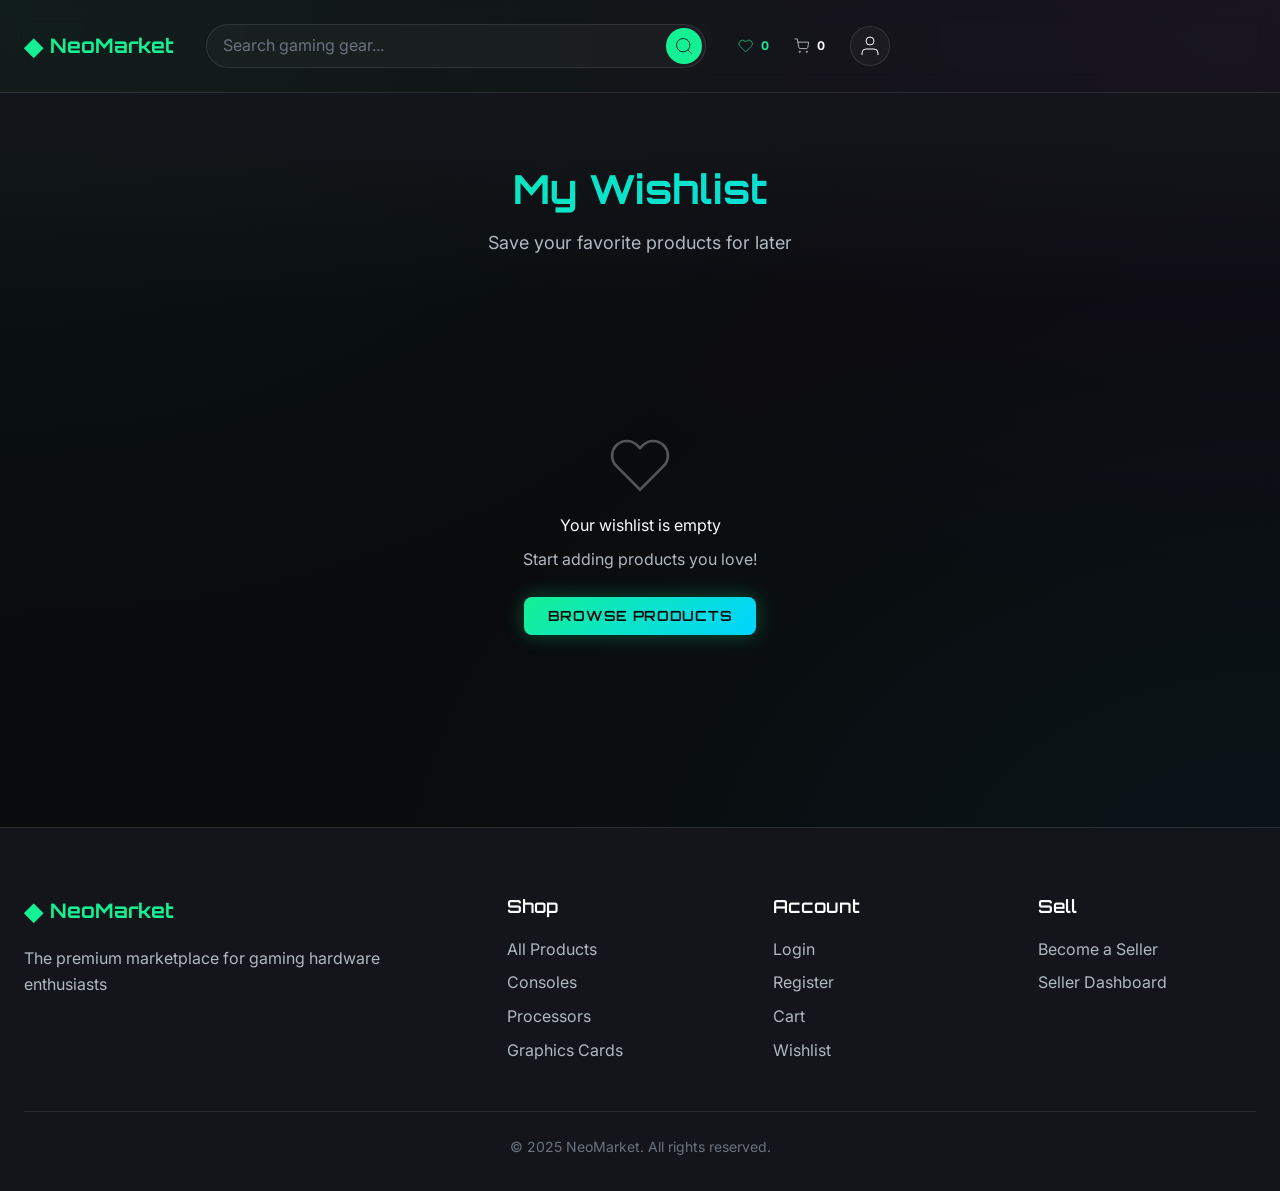
<file: public/html/wishlist.html>
<!DOCTYPE html>
<html lang="fr">
<head>
    <meta charset="UTF-8">
    <meta name="viewport" content="width=device-width, initial-scale=1.0">
    <title>Wishlist - NeoMarket</title>
    <link rel="preconnect" href="https://fonts.googleapis.com">
    <link rel="preconnect" href="https://fonts.gstatic.com" crossorigin>
    <link href="https://fonts.googleapis.com/css2?family=Orbitron:wght@400;500;600;700;900&family=Inter:wght@300;400;500;600;700&family=JetBrains+Mono:wght@400;500;600&display=swap" rel="stylesheet">
    <link rel="stylesheet" href="../css/reset.css">
    <link rel="stylesheet" href="../css/variables.css">
    <link rel="stylesheet" href="../css/global.css">
    <link rel="stylesheet" href="../css/components.css">
    <link rel="stylesheet" href="../css/layout.css">
    <link rel="stylesheet" href="../css/responsive.css">
</head>
<body>
    <div id="toast-container"></div>
    
    <nav class="navbar">
        <div class="container navbar-content">
            <a href="index.html" class="logo">
                <span class="logo-icon">◆</span>
                <span class="logo-text">NeoMarket</span>
            </a>
            
            <form class="search-form" id="searchForm">
                <input type="text" class="search-input" placeholder="Search gaming gear..." id="searchInput">
                <button type="submit" class="search-btn">
                    <svg width="20" height="20" viewBox="0 0 24 24" fill="none" stroke="currentColor">
                        <circle cx="11" cy="11" r="8"></circle>
                        <path d="m21 21-4.35-4.35"></path>
                    </svg>
                </button>
            </form>
            
            <div class="nav-actions">
                <a href="wishlist.html" class="nav-link active">
                    <svg width="24" height="24" viewBox="0 0 24 24" fill="none" stroke="currentColor">
                        <path d="M20.84 4.61a5.5 5.5 0 0 0-7.78 0L12 5.67l-1.06-1.06a5.5 5.5 0 0 0-7.78 7.78l1.06 1.06L12 21.23l7.78-7.78 1.06-1.06a5.5 5.5 0 0 0 0-7.78z"></path>
                    </svg>
                    <span class="badge" id="wishlistBadge">0</span>
                </a>
                <a href="cart.html" class="nav-link">
                    <svg width="24" height="24" viewBox="0 0 24 24" fill="none" stroke="currentColor">
                        <circle cx="9" cy="21" r="1"></circle>
                        <circle cx="20" cy="21" r="1"></circle>
                        <path d="M1 1h4l2.68 13.39a2 2 0 0 0 2 1.61h9.72a2 2 0 0 0 2-1.61L23 6H6"></path>
                    </svg>
                    <span class="badge" id="cartBadge">0</span>
                </a>
                <div class="user-menu">
                    <button class="user-btn" id="userMenuBtn">
                        <svg width="24" height="24" viewBox="0 0 24 24" fill="none" stroke="currentColor">
                            <path d="M20 21v-2a4 4 0 0 0-4-4H8a4 4 0 0 0-4 4v2"></path>
                            <circle cx="12" cy="7" r="4"></circle>
                        </svg>
                    </button>
                    <div class="dropdown-menu" id="userDropdown">
                        <a href="login.html" class="dropdown-item" id="loginLink">Login</a>
                        <a href="register.html" class="dropdown-item" id="registerLink">Register</a>
                        <a href="vendor-dashboard.html" class="dropdown-item" id="dashboardLink" style="display: none;">Dashboard</a>
                        <a href="admin.html" class="dropdown-item" id="adminLink" style="display: none;">Admin Panel</a>
                        <button class="dropdown-item" id="logoutBtn" style="display: none;">Logout</button>
                    </div>
                </div>
            </div>
        </div>
    </nav>

    <div class="page-header">
        <div class="container">
            <h1 class="page-title">My Wishlist</h1>
            <p class="page-subtitle">Save your favorite products for later</p>
        </div>
    </div>

    <section class="section">
        <div class="container">
            <div id="wishlistContent">
                <!-- Content loaded by JavaScript -->
            </div>
            
            <div id="emptyWishlist" style="display: none; text-align: center; padding: 4rem 0;">
                <svg width="64" height="64" viewBox="0 0 24 24" fill="none" stroke="currentColor" style="margin: 0 auto 1rem; opacity: 0.3;">
                    <path d="M20.84 4.61a5.5 5.5 0 0 0-7.78 0L12 5.67l-1.06-1.06a5.5 5.5 0 0 0-7.78 7.78l1.06 1.06L12 21.23l7.78-7.78 1.06-1.06a5.5 5.5 0 0 0 0-7.78z"></path>
                </svg>
                <h3 style="margin-bottom: 0.5rem;">Your wishlist is empty</h3>
                <p style="color: var(--color-text-secondary); margin-bottom: 1.5rem;">Start adding products you love!</p>
                <a href="products.html" class="btn btn-primary">Browse Products</a>
            </div>
        </div>
    </section>

    <footer class="footer">
        <div class="container">
            <div class="footer-grid">
                <div class="footer-col">
                    <div class="footer-logo">
                        <span class="logo-icon">◆</span>
                        <span class="logo-text">NeoMarket</span>
                    </div>
                    <p class="footer-desc">
                        The premium marketplace for gaming hardware enthusiasts
                    </p>
                </div>
                
                <div class="footer-col">
                    <h4 class="footer-title">Shop</h4>
                    <ul class="footer-links">
                        <li><a href="products.html">All Products</a></li>
                        <li><a href="products.html?category=consoles">Consoles</a></li>
                        <li><a href="products.html?category=processors">Processors</a></li>
                        <li><a href="products.html?category=graphics">Graphics Cards</a></li>
                    </ul>
                </div>
                
                <div class="footer-col">
                    <h4 class="footer-title">Account</h4>
                    <ul class="footer-links">
                        <li><a href="login.html">Login</a></li>
                        <li><a href="register.html">Register</a></li>
                        <li><a href="cart.html">Cart</a></li>
                        <li><a href="wishlist.html">Wishlist</a></li>
                    </ul>
                </div>
                
                <div class="footer-col">
                    <h4 class="footer-title">Sell</h4>
                    <ul class="footer-links">
                        <li><a href="register.html">Become a Seller</a></li>
                        <li><a href="vendor-dashboard.html">Seller Dashboard</a></li>
                    </ul>
                </div>
            </div>
            
            <div class="footer-bottom">
                <p>&copy; 2025 NeoMarket. All rights reserved.</p>
            </div>
        </div>
    </footer>

    
    <script src="../js/utils.js"></script>
    <script src="../js/toasts.js"></script>
    <script src="../js/modals.js"></script>
    <script src="../js/auth.js"></script>
    <script src="../js/cart.js"></script>
    <script src="../js/wishlist.js"></script>
    <script src="../js/products.js"></script>
    <script>
        document.addEventListener('DOMContentLoaded', async () => {
            await waitForProducts();
            if (window.Wishlist && window.Auth?.getCurrentUser()?.id) {
                await window.Wishlist.fetch();
            }
            renderWishlistPage();
        });

        function waitForProducts() {
            return new Promise((resolve, reject) => {
                const check = () => {
                    if (window.PRODUCTS) return resolve();
                    if (window.PRODUCTS_ERROR) return reject(window.PRODUCTS_ERROR);
                    setTimeout(check, 100);
                };
                check();
            });
        }

        function renderWishlistPage() {
            const content = document.getElementById('wishlistContent');
            const empty = document.getElementById('emptyWishlist');

            const wishlistItems = (window.Wishlist && window.Wishlist.items) ? window.Wishlist.items : [];

            if (!wishlistItems.length) {
                content.style.display = 'none';
                empty.style.display = 'block';
                return;
            }

            const products = wishlistItems
                .map(item => {
                    // If API already returned full product, use it; otherwise map id to PRODUCTS
                    if (item.title || item.name || item.price) return item;
                    const pid = item.id || item.product_id;
                    return (window.PRODUCTS || []).find(p => `${p.id}` === `${pid}`);
                })
                .filter(Boolean);

            content.innerHTML = `
                <div class="wishlist-header">
                    <h2>${products.length} item${products.length !== 1 ? 's' : ''}</h2>
                    <button class="btn btn-ghost" onclick="clearWishlistItems()">Clear All</button>
                </div>
                <div class="products-grid">
                    ${products.map(product => createProductCard(product)).join('')}
                </div>
            `;

            content.style.display = 'block';
            empty.style.display = 'none';
        }

        async function clearWishlistItems() {
            if (!window.Wishlist || !window.Wishlist.items?.length) return;
            if (!confirm('Are you sure you want to clear your wishlist?')) return;

            const ids = window.Wishlist.items.map(item => item.id || item.product_id);
            for (const pid of ids) {
                await window.Wishlist.remove(pid);
            }
            await window.Wishlist.fetch();
            renderWishlistPage();
            if (window.Utils?.showToast) window.Utils.showToast('Wishlist cleared', 'success');
        }
    </script>
</body>
</html>
</file>
<file: public/css/variables.css>
:root {
  /* Colors - Neo-Shadow Theme */
  --color-primary: #14f195;
  --color-primary-dark: #0fd084;
  --color-primary-light: #4df4ac;

  --color-secondary: #9945ff;
  --color-secondary-dark: #7a2fdb;
  --color-secondary-light: #b86fff;

  --color-accent: #00d4ff;
  --color-accent-dark: #00b8e6;
  --color-accent-light: #4ddfff;

  --color-bg-primary: #0a0b0d;
  --color-bg-secondary: #13151a;
  --color-bg-tertiary: #1c1f26;

  --color-surface: rgba(255, 255, 255, 0.05);
  --color-surface-hover: rgba(255, 255, 255, 0.08);

  --color-text-primary: #ffffff;
  --color-text-secondary: #b0b8c1;
  --color-text-tertiary: #6b7280;

  --color-border: rgba(255, 255, 255, 0.1);
  --color-border-light: rgba(255, 255, 255, 0.05);

  --color-success: #10b981;
  --color-warning: #f59e0b;
  --color-error: #ef4444;
  --color-info: #3b82f6;

  /* Glassmorphism */
  --glass-bg: rgba(255, 255, 255, 0.03);
  --glass-border: rgba(255, 255, 255, 0.1);
  --glass-shadow: 0 8px 32px 0 rgba(0, 0, 0, 0.37);
  --glass-blur: blur(12px);

  /* Spacing */
  --space-xs: 0.25rem;
  --space-sm: 0.5rem;
  --space-md: 1rem;
  --space-lg: 1.5rem;
  --space-xl: 2rem;
  --space-2xl: 3rem;
  --space-3xl: 4rem;

  /* Border Radius */
  --radius-sm: 0.375rem;
  --radius-md: 0.5rem;
  --radius-lg: 0.75rem;
  --radius-xl: 1rem;
  --radius-2xl: 1.5rem;
  --radius-full: 9999px;

  /* Typography */
  --font-primary: "Orbitron", sans-serif;
  --font-secondary: "Inter", sans-serif;
  --font-mono: "JetBrains Mono", monospace;

  --font-size-xs: 0.75rem;
  --font-size-sm: 0.875rem;
  --font-size-base: 1rem;
  --font-size-lg: 1.125rem;
  --font-size-xl: 1.25rem;
  --font-size-2xl: 1.5rem;
  --font-size-3xl: 2rem;
  --font-size-4xl: 2.5rem;
  --font-size-5xl: 3rem;

  --font-weight-normal: 400;
  --font-weight-medium: 500;
  --font-weight-semibold: 600;
  --font-weight-bold: 700;
  --font-weight-black: 900;

  /* Shadows */
  --shadow-sm: 0 1px 2px 0 rgba(0, 0, 0, 0.05);
  --shadow-md: 0 4px 6px -1px rgba(0, 0, 0, 0.1);
  --shadow-lg: 0 10px 15px -3px rgba(0, 0, 0, 0.1);
  --shadow-xl: 0 20px 25px -5px rgba(0, 0, 0, 0.1);
  --shadow-2xl: 0 25px 50px -12px rgba(0, 0, 0, 0.25);

  --shadow-glow: 0 0 20px rgba(20, 241, 149, 0.3);
  --shadow-glow-purple: 0 0 20px rgba(153, 69, 255, 0.3);
  --shadow-glow-blue: 0 0 20px rgba(0, 212, 255, 0.3);

  /* Transitions */
  --transition-fast: 150ms ease;
  --transition-base: 200ms ease;
  --transition-slow: 300ms ease;

  /* Z-index */
  --z-dropdown: 1000;
  --z-sticky: 1020;
  --z-fixed: 1030;
  --z-modal-backdrop: 1040;
  --z-modal: 1050;
  --z-popover: 1060;
  --z-tooltip: 1070;
}
</file>
<file: public/css/global.css>
body {
  font-family: var(--font-secondary);
  font-size: var(--font-size-base);
  font-weight: var(--font-weight-normal);
  line-height: 1.6;
  color: var(--color-text-primary);
  background-color: var(--color-bg-primary);
  background-image: radial-gradient(at 0% 0%, rgba(20, 241, 149, 0.05) 0px, transparent 50%),
    radial-gradient(at 100% 0%, rgba(153, 69, 255, 0.05) 0px, transparent 50%),
    radial-gradient(at 100% 100%, rgba(0, 212, 255, 0.05) 0px, transparent 50%);
  background-attachment: fixed;
  min-height: 100vh;
  overflow-x: hidden;
}

.container {
  width: 100%;
  max-width: 1280px;
  margin: 0 auto;
  padding: 0 var(--space-lg);
}

.section {
  padding: var(--space-3xl) 0;
}

.section-alt {
  background-color: var(--color-bg-secondary);
}

.section-header {
  display: flex;
  justify-content: space-between;
  align-items: center;
  margin-bottom: var(--space-2xl);
}

.section-title {
  font-family: var(--font-primary);
  font-size: var(--font-size-3xl);
  font-weight: var(--font-weight-bold);
  background: linear-gradient(135deg, var(--color-primary), var(--color-accent));
  -webkit-background-clip: text;
  -webkit-text-fill-color: transparent;
  background-clip: text;
}

.section-link {
  color: var(--color-primary);
  font-weight: var(--font-weight-medium);
  transition: var(--transition-base);
}

.section-link:hover {
  color: var(--color-primary-light);
}

.gradient-text {
  background: linear-gradient(135deg, var(--color-primary), var(--color-secondary));
  -webkit-background-clip: text;
  -webkit-text-fill-color: transparent;
  background-clip: text;
}

.page-header {
  padding: var(--space-3xl) 0 var(--space-2xl);
  text-align: center;
  background: linear-gradient(180deg, var(--color-bg-secondary) 0%, transparent 100%);
}

.page-title {
  font-family: var(--font-primary);
  font-size: var(--font-size-4xl);
  font-weight: var(--font-weight-bold);
  margin-bottom: var(--space-sm);
  background: linear-gradient(135deg, var(--color-primary), var(--color-accent));
  -webkit-background-clip: text;
  -webkit-text-fill-color: transparent;
  background-clip: text;
}

.page-subtitle {
  font-size: var(--font-size-lg);
  color: var(--color-text-secondary);
}

.empty-state {
  text-align: center;
  padding: var(--space-3xl) var(--space-lg);
}

.empty-state svg {
  margin: 0 auto var(--space-lg);
  color: var(--color-text-tertiary);
  opacity: 0.5;
}

.empty-state h3 {
  font-family: var(--font-primary);
  font-size: var(--font-size-2xl);
  margin-bottom: var(--space-sm);
}

.empty-state p {
  color: var(--color-text-secondary);
  margin-bottom: var(--space-lg);
}

/* Animations */
@keyframes fadeIn {
  from {
    opacity: 0;
  }
  to {
    opacity: 1;
  }
}

@keyframes fadeInUp {
  from {
    opacity: 0;
    transform: translateY(20px);
  }
  to {
    opacity: 1;
    transform: translateY(0);
  }
}

@keyframes slideInRight {
  from {
    transform: translateX(100%);
  }
  to {
    transform: translateX(0);
  }
}

@keyframes pulse {
  0%,
  100% {
    opacity: 1;
  }
  50% {
    opacity: 0.5;
  }
}

@keyframes float {
  0%,
  100% {
    transform: translateY(0);
  }
  50% {
    transform: translateY(-20px);
  }
}

@keyframes fadeOut {
  from {
    opacity: 1;
    transform: translateX(0);
  }
  to {
    opacity: 0;
    transform: translateX(100%);
  }
}

@keyframes glow {
  0%,
  100% {
    filter: drop-shadow(0 0 10px var(--color-primary));
  }
  50% {
    filter: drop-shadow(0 0 20px var(--color-primary));
  }
}

.animate-fade-in {
  animation: fadeIn var(--transition-slow);
}

.animate-fade-in-up {
  animation: fadeInUp var(--transition-slow);
}

.animate-slide-in {
  animation: slideInRight var(--transition-slow);
}

.animate-pulse {
  animation: pulse 2s cubic-bezier(0.4, 0, 0.6, 1) infinite;
}

.animate-float {
  animation: float 3s ease-in-out infinite;
}

.animate-glow {
  animation: glow 2s ease-in-out infinite;
}
</file>
<file: public/css/components.css>
/* Buttons */
.btn {
  display: inline-flex;
  align-items: center;
  justify-content: center;
  gap: var(--space-sm);
  padding: var(--space-sm) var(--space-lg);
  font-family: var(--font-primary);
  font-size: var(--font-size-sm);
  font-weight: var(--font-weight-semibold);
  text-transform: uppercase;
  letter-spacing: 0.05em;
  border: none;
  border-radius: var(--radius-md);
  cursor: pointer;
  transition: all var(--transition-base);
  text-decoration: none;
  white-space: nowrap;
}

.btn-primary {
  background: linear-gradient(135deg, var(--color-primary), var(--color-accent));
  color: var(--color-bg-primary);
  box-shadow: var(--shadow-glow);
}

.btn-primary:hover {
  transform: translateY(-2px);
  box-shadow: 0 0 30px rgba(20, 241, 149, 0.5);
}

.btn-secondary {
  background: var(--glass-bg);
  color: var(--color-text-primary);
  border: 1px solid var(--glass-border);
  backdrop-filter: var(--glass-blur);
}

.btn-secondary:hover {
  background: var(--color-surface-hover);
  border-color: var(--color-primary);
}

.btn-ghost {
  background: transparent;
  color: var(--color-text-secondary);
}

.btn-ghost:hover {
  background: var(--color-surface);
}

/* Payment Methods */
.payment-methods {
  display: flex;
  flex-direction: column;
  gap: var(--space-md);
}

.payment-option {
  display: flex;
  align-items: center;
  gap: var(--space-md);
  padding: var(--space-md);
  border: 2px solid var(--glass-border);
  border-radius: var(--radius-md);
  background: var(--glass-bg);
  backdrop-filter: var(--glass-blur);
  cursor: pointer;
  transition: all var(--transition-base);
}

.payment-option:hover {
  border-color: var(--color-primary);
  background: var(--color-surface-hover);
}

.payment-option input[type="radio"] {
  margin: 0;
  min-width: 20px;
  min-height: 20px;
}

.payment-label {
  display: flex;
  align-items: center;
  gap: var(--space-sm);
  font-weight: var(--font-weight-medium);
  color: var(--color-text-primary);
}

.payment-label svg {
  flex-shrink: 0;
}

/* Order Items */
.order-item {
  display: flex;
  align-items: center;
  gap: var(--space-md);
  padding: var(--space-md);
  border-bottom: 1px solid var(--glass-border);
}

.order-item:last-child {
  border-bottom: none;
}

.order-item-image {
  flex-shrink: 0;
  width: 60px;
  height: 60px;
  border-radius: var(--radius-sm);
  overflow: hidden;
  border: 1px solid var(--glass-border);
}

.order-item-image img {
  width: 100%;
  height: 100%;
  object-fit: cover;
}

.order-item-details {
  flex: 1;
  min-width: 0;
}

.order-item-details h4 {
  margin: 0 0 var(--space-xs) 0;
  font-size: var(--font-size-sm);
  font-weight: var(--font-weight-medium);
  color: var(--color-text-primary);
  white-space: nowrap;
  overflow: hidden;
  text-overflow: ellipsis;
}

.order-item-details p {
  margin: 0 0 var(--space-xs) 0;
  font-size: var(--font-size-xs);
  color: var(--color-text-secondary);
}

.order-item-details .item-price {
  font-weight: var(--font-weight-medium);
  color: var(--color-text-tertiary);
}

.order-item-total {
  flex-shrink: 0;
  font-weight: var(--font-weight-semibold);
  color: var(--color-primary);
  font-size: var(--font-size-sm);
}

/* Cart Item Styles */
.cart-item.out-of-stock-warning {
  border: 2px solid var(--color-error);
  background: rgba(255, 59, 48, 0.05);
}

.stock-warning {
  color: var(--color-error);
  font-size: var(--font-size-xs);
  font-weight: var(--font-weight-medium);
  margin: var(--space-xs) 0 0 0 0;
  display: flex;
  align-items: center;
  gap: var(--space-xs);
}

.cart-item .qty-btn:disabled {
  opacity: 0.5;
  cursor: not-allowed;
  background: var(--color-bg-tertiary);
  color: var(--color-text-tertiary);
}

.cart-item .qty-btn:disabled:hover {
  background: var(--color-bg-tertiary);
  transform: none;
}

/* Sale Items */
.sale-item {
  display: flex;
  justify-content: space-between;
  align-items: center;
  padding: var(--space-md);
  border-bottom: 1px solid var(--glass-border);
  transition: all var(--transition-base);
}

.sale-item:hover {
  background: var(--color-surface-hover);
}

.sale-info {
  flex: 1;
  min-width: 0;
}

.sale-product {
  font-weight: var(--font-weight-medium);
  color: var(--color-text-primary);
  margin-bottom: var(--space-xs);
  line-height: 1.4;
}

.sale-date {
  font-size: var(--font-size-xs);
  color: var(--color-text-tertiary);
  margin-bottom: var(--space-xs);
}

.sale-status {
  margin-bottom: var(--space-xs);
}

.sale-amount {
  font-weight: var(--font-weight-semibold);
  color: var(--color-primary);
  font-size: var(--font-size-sm);
}

.btn-sm {
  padding: var(--space-xs) var(--space-md);
  font-size: var(--font-size-xs);
}

.btn-lg {
  padding: var(--space-md) var(--space-xl);
  font-size: var(--font-size-base);
}

.btn-block {
  width: 100%;
}

.btn:disabled,
.btn.disabled {
  opacity: 0.5;
  cursor: not-allowed;
  pointer-events: none;
}

/* Forms */
.form-group {
  margin-bottom: var(--space-lg);
}

.form-label {
  display: block;
  margin-bottom: var(--space-sm);
  font-size: var(--font-size-sm);
  font-weight: var(--font-weight-medium);
  color: var(--color-text-secondary);
}

.form-input,
.form-select,
.form-textarea {
  width: 100%;
  padding: var(--space-md);
  font-family: var(--font-secondary);
  font-size: var(--font-size-base);
  color: var(--color-text-primary);
  background: var(--glass-bg);
  border: 1px solid var(--glass-border);
  border-radius: var(--radius-md);
  backdrop-filter: var(--glass-blur);
  transition: all var(--transition-base);
}

.form-input:focus,
.form-select:focus,
.form-textarea:focus {
  outline: none;
  border-color: var(--color-primary);
  box-shadow: 0 0 0 3px rgba(20, 241, 149, 0.1);
}

.form-textarea {
  min-height: 120px;
  resize: vertical;
}

/* Cards */
.card {
  background: var(--glass-bg);
  border: 1px solid var(--glass-border);
  border-radius: var(--radius-xl);
  backdrop-filter: var(--glass-blur);
  overflow: hidden;
  transition: all var(--transition-base);
}

.card:hover {
  border-color: var(--color-primary);
  box-shadow: var(--shadow-glow);
  transform: translateY(-4px);
}

/* Product Card */
.product-card {
  position: relative;
  background: var(--glass-bg);
  border: 1px solid var(--glass-border);
  border-radius: var(--radius-xl);
  backdrop-filter: var(--glass-blur);
  overflow: hidden;
  transition: all var(--transition-base);
}

.product-card:hover {
  border-color: var(--color-primary);
  box-shadow: var(--shadow-glow);
  transform: translateY(-4px);
}

.product-image-wrapper {
  position: relative;
  width: 100%;
  aspect-ratio: 1;
  background: var(--color-bg-tertiary);
  overflow: hidden;
}

.product-image {
  width: 100%;
  height: 100%;
  object-fit: cover;
  transition: transform var(--transition-slow);
}

.product-card:hover .product-image {
  transform: scale(1.1);
}

.product-badge {
  position: absolute;
  top: var(--space-md);
  right: var(--space-md);
  padding: var(--space-xs) var(--space-sm);
  font-size: var(--font-size-xs);
  font-weight: var(--font-weight-bold);
  text-transform: uppercase;
  background: var(--color-primary);
  color: var(--color-bg-primary);
  border-radius: var(--radius-sm);
}

.product-actions {
  position: absolute;
  top: var(--space-md);
  left: calc(var(--space-md) + 80px);
  display: flex;
  gap: var(--space-sm);
  opacity: 0;
  transform: translateY(-10px);
  transition: all var(--transition-base);
}

.product-card:hover .product-actions {
  opacity: 1;
  transform: translate(30px, -4px);
}

.action-btn {
  width: 36px;
  height: 36px;
  display: flex;
  align-items: center;
  justify-content: center;
  background: rgba(0, 0, 0, 0.6);
  border: 1px solid rgba(255, 255, 255, 0.2);
  border-radius: var(--radius-full);
  backdrop-filter: blur(10px);
  color: var(--color-text-primary);
  cursor: pointer;
  transition: all var(--transition-base);
  box-shadow: 0 2px 8px rgba(0, 0, 0, 0.3);
}

.action-btn:hover {
  background: var(--color-primary);
  color: var(--color-bg-primary);
  border-color: var(--color-primary);
  box-shadow: 0 4px 12px rgba(20, 241, 149, 0.4);
  transform: scale(1.1);
}

.action-btn.active {
  background: var(--color-error);
  border-color: var(--color-error);
  box-shadow: 0 2px 8px rgba(239, 68, 68, 0.4);
}

.product-featured-badge {
  position: absolute;
  top: var(--space-md);
  left: var(--space-md);
  display: inline-flex;
  align-items: center;
  justify-content: center;
  padding: var(--space-xs) var(--space-sm);
  font-family: var(--font-primary);
  font-size: var(--font-size-xs);
  font-weight: var(--font-weight-semibold);
  text-transform: uppercase;
  letter-spacing: 0.05em;
  background: linear-gradient(135deg, var(--color-primary), var(--color-accent));
  color: var(--color-bg-primary);
  border: none;
  border-radius: var(--radius-md);
  box-shadow: 0 2px 8px rgba(20, 241, 149, 0.3);
  white-space: nowrap;
  z-index: 2;
}

.product-content {
  padding: var(--space-lg);
}

.product-name {
  font-family: var(--font-primary);
  font-size: var(--font-size-lg);
  font-weight: var(--font-weight-semibold);
  margin-bottom: var(--space-sm);
  color: var(--color-text-primary);
}

.product-category {
  font-size: var(--font-size-sm);
  color: var(--color-text-tertiary);
  margin-bottom: var(--space-sm);
}

.product-rating {
  display: flex;
  align-items: center;
  gap: var(--space-xs);
  margin-bottom: var(--space-md);
}

.stars {
  display: flex;
  gap: 2px;
  color: var(--color-warning);
}

.rating-count {
  font-size: var(--font-size-sm);
  color: var(--color-text-tertiary);
}

.product-footer {
  display: flex;
  align-items: center;
  justify-content: space-between;
  gap: var(--space-md);
}

.product-price {
  font-family: var(--font-primary);
  font-size: var(--font-size-xl);
  font-weight: var(--font-weight-bold);
  color: var(--color-primary);
}

.product-cart-btn {
  flex: 1;
  padding: var(--space-sm) var(--space-md);
}

/* Category Card */
.category-card {
  display: flex;
  flex-direction: column;
  align-items: center;
  gap: var(--space-md);
  padding: var(--space-xl);
  background: var(--glass-bg);
  border: 1px solid var(--glass-border);
  border-radius: var(--radius-xl);
  backdrop-filter: var(--glass-blur);
  text-align: center;
  transition: all var(--transition-base);
}

.category-card:hover {
  border-color: var(--color-primary);
  box-shadow: var(--shadow-glow);
  transform: translateY(-4px);
}

.category-icon {
  font-size: var(--font-size-4xl);
}

.category-name {
  font-family: var(--font-primary);
  font-size: var(--font-size-lg);
  font-weight: var(--font-weight-semibold);
}

.category-count {
  font-size: var(--font-size-sm);
  color: var(--color-text-tertiary);
}

/* Badge */
.badge {
  display: inline-flex;
  align-items: center;
  justify-content: center;
  padding: var(--space-xs) var(--space-sm);
  font-size: var(--font-size-xs);
  font-weight: var(--font-weight-bold);
  text-transform: uppercase;
  letter-spacing: 0.05em;
  border-radius: var(--radius-sm);
  white-space: nowrap;
}

.badge-success {
  background: rgba(20, 241, 149, 0.1);
  color: var(--color-success);
  border: 1px solid var(--color-success);
}

.badge-warning {
  background: rgba(255, 193, 7, 0.1);
  color: var(--color-warning);
  border: 1px solid var(--color-warning);
}

.badge-error,
.badge-danger {
  background: rgba(239, 68, 68, 0.1);
  color: var(--color-error);
  border: 1px solid var(--color-error);
}

.badge-info {
  background: rgba(59, 130, 246, 0.1);
  color: var(--color-info);
  border: 1px solid var(--color-info);
}

.btn-danger {
  background: var(--color-error);
  color: white;
  border: 1px solid var(--color-error);
}

.btn-danger:hover {
  background: #dc2626;
  box-shadow: 0 0 20px rgba(239, 68, 68, 0.4);
}

/* Toast */
#toast-container {
  position: fixed;
  top: var(--space-lg);
  right: var(--space-lg);
  z-index: var(--z-tooltip);
  display: flex;
  flex-direction: column;
  gap: var(--space-sm);
  max-width: 400px;
}

.toast {
  padding: var(--space-md) var(--space-lg);
  background: var(--glass-bg);
  border: 1px solid var(--glass-border);
  border-radius: var(--radius-md);
  backdrop-filter: var(--glass-blur);
  box-shadow: var(--shadow-xl);
  animation: slideInRight var(--transition-base);
}

.toast.success {
  border-color: var(--color-success);
}

.toast.error {
  border-color: var(--color-error);
}

.toast.info {
  border-color: var(--color-info);
}

.toast.warning {
  border-color: var(--color-warning);
}

/* Modal */
.modal {
  position: fixed;
  top: 0;
  left: 0;
  right: 0;
  bottom: 0;
  z-index: var(--z-modal);
  display: none;
  align-items: center;
  justify-content: center;
  padding: var(--space-lg);
}

.modal.active {
  display: flex;
}

.modal-overlay {
  position: absolute;
  top: 0;
  left: 0;
  right: 0;
  bottom: 0;
  background: rgba(0, 0, 0, 0.75);
  backdrop-filter: blur(8px);
}

.modal-content {
  position: relative;
  width: 100%;
  max-width: 600px;
  max-height: 90vh;
  background: var(--color-bg-secondary);
  border: 1px solid var(--glass-border);
  border-radius: var(--radius-xl);
  overflow: hidden;
  animation: fadeInUp var(--transition-base);
}

.modal-lg {
  max-width: 900px;
}

.modal-close {
  position: absolute;
  top: var(--space-md);
  right: var(--space-md);
  width: 36px;
  height: 36px;
  display: flex;
  align-items: center;
  justify-content: center;
  background: var(--glass-bg);
  border: 1px solid var(--glass-border);
  border-radius: var(--radius-full);
  color: var(--color-text-primary);
  font-size: var(--font-size-2xl);
  cursor: pointer;
  transition: all var(--transition-base);
  z-index: 1;
}

.modal-close:hover {
  background: var(--color-error);
  border-color: var(--color-error);
}

.modal-body {
  padding: var(--space-2xl);
  overflow-y: auto;
  max-height: calc(90vh - 4rem);
}

/* Dropdown */
.dropdown-menu {
  position: absolute;
  top: calc(100% + var(--space-sm));
  right: 0;
  min-width: 200px;
  background: var(--color-bg-secondary);
  border: 1px solid var(--glass-border);
  border-radius: var(--radius-md);
  box-shadow: var(--shadow-xl);
  opacity: 0;
  visibility: hidden;
  transform: translateY(-10px);
  transition: all var(--transition-base);
  z-index: var(--z-dropdown);
}

.dropdown-menu.active {
  opacity: 1;
  visibility: visible;
  transform: translateY(0);
}

.dropdown-item {
  display: block;
  width: 100%;
  padding: var(--space-sm) var(--space-md);
  font-size: var(--font-size-sm);
  color: var(--color-text-primary);
  border: none;
  background: transparent;
  text-align: left;
  cursor: pointer;
  transition: background var(--transition-fast);
}

.dropdown-item:hover {
  background: var(--color-surface);
}

.dropdown-item:first-child {
  border-radius: var(--radius-md) var(--radius-md) 0 0;
}

.dropdown-item:last-child {
  border-radius: 0 0 var(--radius-md) var(--radius-md);
}
</file>
<file: public/css/layout.css>
/* Navbar */
.navbar {
  position: sticky;
  top: 0;
  z-index: var(--z-sticky);
  background: var(--glass-bg);
  border-bottom: 1px solid var(--glass-border);
  backdrop-filter: var(--glass-blur);
}

.navbar-content {
  display: flex;
  align-items: center;
  gap: var(--space-xl);
  padding: var(--space-lg) var(--space-lg);
}

.logo {
  display: flex;
  align-items: center;
  gap: var(--space-sm);
  font-family: var(--font-primary);
  font-size: var(--font-size-xl);
  font-weight: var(--font-weight-bold);
  color: var(--color-primary);
  text-decoration: none;
  transition: var(--transition-base);
}

.logo:hover {
  text-shadow: 0 0 20px var(--color-primary);
}

.logo-icon {
  font-size: var(--font-size-2xl);
}

.search-form {
  flex: 1;
  max-width: 500px;
  position: relative;
}

.search-input {
  width: 100%;
  padding: var(--space-sm) var(--space-xl) var(--space-sm) var(--space-md);
  background: var(--glass-bg);
  border: 1px solid var(--glass-border);
  border-radius: var(--radius-full);
  color: var(--color-text-primary);
  transition: all var(--transition-base);
}

.search-input:focus {
  outline: none;
  border-color: var(--color-primary);
  box-shadow: 0 0 0 3px rgba(20, 241, 149, 0.1);
}

.search-btn {
  position: absolute;
  right: var(--space-xs);
  top: 50%;
  transform: translateY(-50%);
  width: 36px;
  height: 36px;
  display: flex;
  align-items: center;
  justify-content: center;
  background: var(--color-primary);
  border: none;
  border-radius: var(--radius-full);
  color: var(--color-bg-primary);
  cursor: pointer;
  transition: all var(--transition-base);
}

.search-btn:hover {
  box-shadow: var(--shadow-glow);
}

.nav-actions {
  display: flex;
  align-items: center;
  gap: var(--space-md);
}

.nav-link {
  position: relative;
  display: flex;
  align-items: center;
  justify-content: center;
  width: 40px;
  height: 40px;
  color: var(--color-text-primary);
  transition: var(--transition-base);
}

.nav-link:hover {
  color: var(--color-primary);
}

.nav-link.active {
  color: var(--color-primary);
}

.user-menu {
  position: relative;
}

.user-btn {
  display: flex;
  align-items: center;
  justify-content: center;
  width: 40px;
  height: 40px;
  background: var(--glass-bg);
  border: 1px solid var(--glass-border);
  border-radius: var(--radius-full);
  color: var(--color-text-primary);
  cursor: pointer;
  transition: all var(--transition-base);
}

.user-btn:hover {
  border-color: var(--color-primary);
  color: var(--color-primary);
}

/* Hero */
.hero {
  position: relative;
  min-height: 600px;
  display: flex;
  align-items: center;
  overflow: hidden;
}

.hero-bg {
  position: absolute;
  top: 0;
  left: 0;
  right: 0;
  bottom: 0;
  background: radial-gradient(circle at 30% 50%, rgba(20, 241, 149, 0.1), transparent 50%),
    radial-gradient(circle at 70% 50%, rgba(153, 69, 255, 0.1), transparent 50%);
}

.hero-content {
  position: relative;
  display: grid;
  grid-template-columns: 1fr 1fr;
  gap: var(--space-3xl);
  align-items: center;
}

.hero-text {
  animation: fadeInUp 0.8s ease;
}

.hero-title {
  font-family: var(--font-primary);
  font-size: var(--font-size-5xl);
  font-weight: var(--font-weight-black);
  line-height: 1.1;
  margin-bottom: var(--space-lg);
}

.hero-subtitle {
  font-size: var(--font-size-xl);
  color: var(--color-text-secondary);
  margin-bottom: var(--space-2xl);
  line-height: 1.6;
}

.hero-actions {
  display: flex;
  gap: var(--space-md);
  flex-wrap: wrap;
}

.hero-visual {
  position: relative;
  height: 500px;
}

.floating-card {
  position: absolute;
  width: 200px;
  height: 200px;
  background: var(--glass-bg);
  border: 1px solid var(--glass-border);
  border-radius: var(--radius-xl);
  backdrop-filter: var(--glass-blur);
  overflow: hidden;
  box-shadow: var(--shadow-xl);
}

.floating-card img {
  width: 100%;
  height: 100%;
  object-fit: cover;
}

.floating-card-1 {
  top: 50%;
  left: 50%;
  transform: translate(-50%, -50%);
  animation: float 3s ease-in-out infinite;
  z-index: 3;
}

.floating-card-2 {
  top: 20%;
  right: 10%;
  width: 150px;
  height: 150px;
  animation: float 4s ease-in-out infinite 0.5s;
  z-index: 2;
}

.floating-card-3 {
  bottom: 10%;
  left: 20%;
  width: 150px;
  height: 150px;
  animation: float 3.5s ease-in-out infinite 1s;
  z-index: 1;
}

/* Grids */
.categories-grid {
  display: grid;
  grid-template-columns: repeat(auto-fit, minmax(200px, 1fr));
  gap: var(--space-lg);
}

.products-grid {
  display: grid;
  grid-template-columns: repeat(auto-fill, minmax(280px, 1fr));
  gap: var(--space-xl);
}

/* Products Layout */
.products-layout {
  display: grid;
  grid-template-columns: 280px 1fr;
  gap: var(--space-2xl);
}

.filters-sidebar {
  position: sticky;
  top: calc(var(--space-3xl) + 80px);
  height: fit-content;
}

.filter-card {
  background: var(--glass-bg);
  border: 1px solid var(--glass-border);
  border-radius: var(--radius-xl);
  padding: var(--space-xl);
  backdrop-filter: var(--glass-blur);
}

.filter-title {
  font-family: var(--font-primary);
  font-size: var(--font-size-xl);
  margin-bottom: var(--space-lg);
}

.filter-group {
  margin-bottom: var(--space-xl);
}

.filter-label {
  font-size: var(--font-size-sm);
  font-weight: var(--font-weight-semibold);
  color: var(--color-text-secondary);
  margin-bottom: var(--space-md);
  text-transform: uppercase;
  letter-spacing: 0.05em;
}

.filter-options {
  display: flex;
  flex-direction: column;
  gap: var(--space-sm);
}

.filter-option {
  display: flex;
  align-items: center;
  gap: var(--space-sm);
  cursor: pointer;
}

.filter-option input {
  accent-color: var(--color-primary);
}

.price-inputs {
  display: flex;
  align-items: center;
  gap: var(--space-sm);
}

.price-inputs input {
  flex: 1;
}

.price-inputs span {
  color: var(--color-text-tertiary);
}

.products-toolbar {
  display: flex;
  justify-content: space-between;
  align-items: center;
  margin-bottom: var(--space-lg);
}

.results-count {
  font-size: var(--font-size-sm);
  color: var(--color-text-secondary);
}

/* Cart Layout */
.cart-layout {
  display: grid;
  grid-template-columns: 1fr 400px;
  gap: var(--space-2xl);
  align-items: start;
}

.cart-items {
  display: flex;
  flex-direction: column;
  gap: var(--space-lg);
}

.cart-item {
  display: grid;
  grid-template-columns: 100px 1fr auto auto auto;
  gap: var(--space-lg);
  align-items: center;
  padding: var(--space-lg);
  background: var(--glass-bg);
  border: 1px solid var(--glass-border);
  border-radius: var(--radius-xl);
  backdrop-filter: var(--glass-blur);
}

.cart-item-image {
  width: 100px;
  height: 100px;
  object-fit: cover;
  border-radius: var(--radius-md);
}

.cart-item-details h3 {
  font-family: var(--font-primary);
  font-size: var(--font-size-lg);
  margin-bottom: var(--space-xs);
}

.cart-item-price {
  color: var(--color-text-secondary);
}

.cart-item-quantity {
  display: flex;
  align-items: center;
  gap: var(--space-sm);
  background: var(--color-bg-tertiary);
  border-radius: var(--radius-md);
  padding: var(--space-xs);
}

.qty-btn {
  width: 32px;
  height: 32px;
  display: flex;
  align-items: center;
  justify-content: center;
  background: var(--glass-bg);
  border: 1px solid var(--glass-border);
  border-radius: var(--radius-sm);
  color: var(--color-text-primary);
  cursor: pointer;
  transition: all var(--transition-base);
}

.qty-btn:hover {
  background: var(--color-primary);
  color: var(--color-bg-primary);
  border-color: var(--color-primary);
}

.qty-value {
  min-width: 40px;
  text-align: center;
  font-family: var(--font-mono);
}

.cart-item-total {
  font-family: var(--font-primary);
  font-size: var(--font-size-xl);
  font-weight: var(--font-weight-bold);
  color: var(--color-primary);
}

.cart-item-remove {
  width: 40px;
  height: 40px;
  display: flex;
  align-items: center;
  justify-content: center;
  background: transparent;
  border: 1px solid var(--glass-border);
  border-radius: var(--radius-md);
  color: var(--color-text-secondary);
  cursor: pointer;
  transition: all var(--transition-base);
}

.cart-item-remove:hover {
  background: var(--color-error);
  color: var(--color-text-primary);
  border-color: var(--color-error);
}

.cart-summary {
  position: sticky;
  top: calc(var(--space-2xl) + 80px);
}

.summary-card {
  background: var(--glass-bg);
  border: 1px solid var(--glass-border);
  border-radius: var(--radius-xl);
  padding: var(--space-xl);
  backdrop-filter: var(--glass-blur);
}

.summary-title {
  font-family: var(--font-primary);
  font-size: var(--font-size-xl);
  margin-bottom: var(--space-lg);
}

.summary-row {
  display: flex;
  justify-content: space-between;
  align-items: center;
  margin-bottom: var(--space-md);
  color: var(--color-text-secondary);
}

.summary-divider {
  height: 1px;
  background: var(--glass-border);
  margin: var(--space-lg) 0;
}

.summary-total {
  font-family: var(--font-primary);
  font-size: var(--font-size-xl);
  font-weight: var(--font-weight-bold);
  color: var(--color-text-primary);
}

.summary-total span:last-child {
  color: var(--color-primary);
}

/* Auth Pages */
.auth-page {
  position: relative;
  min-height: 100vh;
  display: flex;
  align-items: center;
  justify-content: center;
  padding: var(--space-lg);
}

.auth-bg {
  position: absolute;
  top: 0;
  left: 0;
  right: 0;
  bottom: 0;
  background: radial-gradient(circle at 30% 30%, rgba(20, 241, 149, 0.1), transparent 50%),
    radial-gradient(circle at 70% 70%, rgba(153, 69, 255, 0.1), transparent 50%);
}

.auth-container {
  position: relative;
  width: 100%;
  max-width: 500px;
}

.auth-card {
  background: var(--glass-bg);
  border: 1px solid var(--glass-border);
  border-radius: var(--radius-2xl);
  padding: var(--space-3xl);
  backdrop-filter: var(--glass-blur);
  box-shadow: var(--shadow-2xl);
  animation: fadeInUp 0.6s ease;
}

.auth-logo {
  display: flex;
  align-items: center;
  justify-content: center;
  gap: var(--space-sm);
  font-family: var(--font-primary);
  font-size: var(--font-size-2xl);
  font-weight: var(--font-weight-bold);
  color: var(--color-primary);
  text-decoration: none;
  margin-bottom: var(--space-2xl);
}

.auth-title {
  font-family: var(--font-primary);
  font-size: var(--font-size-3xl);
  font-weight: var(--font-weight-bold);
  text-align: center;
  margin-bottom: var(--space-sm);
}

.auth-subtitle {
  text-align: center;
  color: var(--color-text-secondary);
  margin-bottom: var(--space-2xl);
}

.auth-form {
  margin-bottom: var(--space-xl);
}

.auth-divider {
  position: relative;
  text-align: center;
  margin: var(--space-xl) 0;
}

.auth-divider::before {
  content: "";
  position: absolute;
  top: 50%;
  left: 0;
  right: 0;
  height: 1px;
  background: var(--glass-border);
}

.auth-divider span {
  position: relative;
  padding: 0 var(--space-md);
  background: var(--color-bg-secondary);
  color: var(--color-text-tertiary);
  font-size: var(--font-size-sm);
}

.demo-accounts {
  display: flex;
  gap: var(--space-sm);
  margin-bottom: var(--space-xl);
}

.auth-footer {
  text-align: center;
  color: var(--color-text-secondary);
}

.auth-footer a {
  color: var(--color-primary);
  font-weight: var(--font-weight-medium);
}

.auth-footer a:hover {
  text-decoration: underline;
}

.role-selector {
  display: grid;
  grid-template-columns: 1fr 1fr;
  gap: var(--space-md);
}

.role-option input {
  display: none;
}

.role-card {
  padding: var(--space-lg);
  background: var(--glass-bg);
  border: 2px solid var(--glass-border);
  border-radius: var(--radius-lg);
  text-align: center;
  cursor: pointer;
  transition: all var(--transition-base);
}

.role-option input:checked + .role-card {
  border-color: var(--color-primary);
  box-shadow: var(--shadow-glow);
}

.role-icon {
  font-size: var(--font-size-3xl);
  margin-bottom: var(--space-sm);
}

.role-name {
  font-family: var(--font-primary);
  font-weight: var(--font-weight-semibold);
  margin-bottom: var(--space-xs);
}

.role-desc {
  font-size: var(--font-size-sm);
  color: var(--color-text-tertiary);
}

/* CTA Section */
.cta-section {
  background: radial-gradient(circle at center, rgba(20, 241, 149, 0.05), transparent);
}

.cta-card {
  display: grid;
  grid-template-columns: 1fr 1fr;
  gap: var(--space-3xl);
  align-items: center;
  padding: var(--space-3xl);
  background: var(--glass-bg);
  border: 1px solid var(--glass-border);
  border-radius: var(--radius-2xl);
  backdrop-filter: var(--glass-blur);
}

.cta-title {
  font-family: var(--font-primary);
  font-size: var(--font-size-4xl);
  font-weight: var(--font-weight-bold);
  margin-bottom: var(--space-md);
}

.cta-text {
  font-size: var(--font-size-lg);
  color: var(--color-text-secondary);
  margin-bottom: var(--space-xl);
}

.stats-grid {
  display: grid;
  grid-template-columns: repeat(3, 1fr);
  gap: var(--space-lg);
}

.stat-card {
  padding: var(--space-lg);
  background: var(--glass-bg);
  border: 1px solid var(--glass-border);
  border-radius: var(--radius-lg);
  text-align: center;
}

.stat-value {
  font-family: var(--font-primary);
  font-size: var(--font-size-3xl);
  font-weight: var(--font-weight-bold);
  color: var(--color-primary);
  margin-bottom: var(--space-xs);
}

.stat-label {
  font-size: var(--font-size-sm);
  color: var(--color-text-secondary);
}

/* Footer */
.footer {
  background: var(--color-bg-secondary);
  padding: var(--space-3xl) 0 var(--space-xl);
  margin-top: var(--space-3xl);
  border-top: 1px solid var(--glass-border);
}

.footer-grid {
  display: grid;
  grid-template-columns: 2fr repeat(3, 1fr);
  gap: var(--space-2xl);
  margin-bottom: var(--space-2xl);
}

.footer-logo {
  display: flex;
  align-items: center;
  gap: var(--space-sm);
  font-family: var(--font-primary);
  font-size: var(--font-size-xl);
  font-weight: var(--font-weight-bold);
  color: var(--color-primary);
  margin-bottom: var(--space-md);
}

.footer-desc {
  color: var(--color-text-secondary);
  line-height: 1.6;
}

.footer-title {
  font-family: var(--font-primary);
  font-size: var(--font-size-lg);
  font-weight: var(--font-weight-semibold);
  margin-bottom: var(--space-md);
}

.footer-links {
  display: flex;
  flex-direction: column;
  gap: var(--space-sm);
}

.footer-links a {
  color: var(--color-text-secondary);
  transition: var(--transition-base);
}

.footer-links a:hover {
  color: var(--color-primary);
}

.footer-bottom {
  padding-top: var(--space-lg);
  border-top: 1px solid var(--glass-border);
  text-align: center;
  color: var(--color-text-tertiary);
  font-size: var(--font-size-sm);
}

/* Dashboard Layout */
.dashboard-container {
  display: grid;
  grid-template-columns: 260px 1fr;
  min-height: calc(100vh - 80px);
}

.dashboard-sidebar {
  background: var(--glass-bg);
  border-right: 1px solid var(--glass-border);
  backdrop-filter: var(--glass-blur);
  padding: var(--space-xl);
}

.sidebar-nav {
  display: flex;
  flex-direction: column;
  gap: var(--space-sm);
}

.sidebar-link {
  display: flex;
  align-items: center;
  gap: var(--space-md);
  padding: var(--space-md) var(--space-lg);
  font-size: var(--font-size-base);
  font-weight: var(--font-weight-medium);
  color: var(--color-text-secondary);
  border-radius: var(--radius-md);
  transition: all var(--transition-base);
  text-decoration: none;
}

.sidebar-link:hover {
  background: var(--color-surface);
  color: var(--color-text-primary);
}

.sidebar-link.active {
  background: linear-gradient(135deg, rgba(20, 241, 149, 0.1), rgba(153, 69, 255, 0.1));
  color: var(--color-primary);
  border-left: 3px solid var(--color-primary);
}

.sidebar-link svg {
  flex-shrink: 0;
}

.dashboard-main {
  padding: var(--space-2xl);
  overflow-y: auto;
}

.dashboard-section {
  display: none;
  animation: fadeIn 0.3s ease;
}

.dashboard-section.active {
  display: block;
}

.section-header {
  margin-bottom: var(--space-2xl);
}

.section-title {
  font-family: var(--font-primary);
  font-size: var(--font-size-3xl);
  font-weight: var(--font-weight-bold);
  margin-bottom: var(--space-xs);
}

.section-subtitle {
  color: var(--color-text-secondary);
  font-size: var(--font-size-lg);
}

/* Dashboard Stats Grid */
.stats-grid {
  display: grid;
  grid-template-columns: repeat(auto-fit, minmax(250px, 1fr));
  gap: var(--space-lg);
  margin-bottom: var(--space-2xl);
}

.stat-card {
  padding: var(--space-xl);
  background: var(--glass-bg);
  border: 1px solid var(--glass-border);
  border-radius: var(--radius-xl);
  backdrop-filter: var(--glass-blur);
  transition: all var(--transition-base);
}

.stat-card:hover {
  border-color: var(--color-primary);
  box-shadow: var(--shadow-glow);
  transform: translateY(-2px);
}

.stat-header {
  display: flex;
  justify-content: space-between;
  align-items: center;
  margin-bottom: var(--space-md);
}

.stat-label {
  font-size: var(--font-size-sm);
  color: var(--color-text-secondary);
  text-transform: uppercase;
  letter-spacing: 0.05em;
}

.stat-icon {
  color: var(--color-primary);
  opacity: 0.6;
}

.stat-value {
  font-family: var(--font-primary);
  font-size: var(--font-size-3xl);
  font-weight: var(--font-weight-bold);
  color: var(--color-text-primary);
  margin-bottom: var(--space-sm);
}

.stat-change {
  font-size: var(--font-size-sm);
  color: var(--color-text-tertiary);
}

.stat-change.positive {
  color: var(--color-success);
}

.stat-change.negative {
  color: var(--color-error);
}

/* Dashboard Grid */
.dashboard-grid {
  display: grid;
  grid-template-columns: repeat(auto-fit, minmax(400px, 1fr));
  gap: var(--space-xl);
  margin-bottom: var(--space-2xl);
}

.dashboard-card {
  padding: var(--space-xl);
  background: var(--glass-bg);
  border: 1px solid var(--glass-border);
  border-radius: var(--radius-xl);
  backdrop-filter: var(--glass-blur);
}

.card-title {
  font-family: var(--font-primary);
  font-size: var(--font-size-xl);
  font-weight: var(--font-weight-semibold);
  margin-bottom: var(--space-lg);
}

/* Sales List */
.sales-list {
  display: flex;
  flex-direction: column;
  gap: var(--space-md);
}

.sale-item {
  display: flex;
  justify-content: space-between;
  align-items: center;
  padding: var(--space-md);
  background: var(--color-surface);
  border-radius: var(--radius-md);
  transition: all var(--transition-base);
}

.sale-item:hover {
  background: var(--color-surface-hover);
  transform: translateX(4px);
}

.sale-product {
  font-weight: var(--font-weight-medium);
  color: var(--color-text-primary);
  margin-bottom: var(--space-xs);
}

.sale-date {
  font-size: var(--font-size-sm);
  color: var(--color-text-tertiary);
}

.sale-amount {
  font-family: var(--font-primary);
  font-size: var(--font-size-lg);
  font-weight: var(--font-weight-bold);
  color: var(--color-primary);
}

/* Sellers List */
.sellers-list {
  display: flex;
  flex-direction: column;
  gap: var(--space-md);
}

.seller-item {
  display: flex;
  align-items: center;
  gap: var(--space-md);
  padding: var(--space-md);
  background: var(--color-surface);
  border-radius: var(--radius-md);
  transition: all var(--transition-base);
}

.seller-item:hover {
  background: var(--color-surface-hover);
  transform: translateX(4px);
}

.seller-rank {
  width: 36px;
  height: 36px;
  display: flex;
  align-items: center;
  justify-content: center;
  font-family: var(--font-primary);
  font-size: var(--font-size-lg);
  font-weight: var(--font-weight-bold);
  background: linear-gradient(135deg, var(--color-primary), var(--color-accent));
  color: var(--color-bg-primary);
  border-radius: var(--radius-full);
}

.seller-name {
  font-weight: var(--font-weight-medium);
  color: var(--color-text-primary);
  margin-bottom: var(--space-xs);
}

.seller-sales {
  font-size: var(--font-size-sm);
  color: var(--color-text-tertiary);
}

/* Quick Actions */
.quick-actions {
  display: flex;
  flex-direction: column;
  gap: var(--space-md);
}

/* Data Table */
.table-container {
  overflow-x: auto;
  background: var(--glass-bg);
  border: 1px solid var(--glass-border);
  border-radius: var(--radius-xl);
  backdrop-filter: var(--glass-blur);
}

.data-table {
  width: 100%;
  border-collapse: collapse;
}

.data-table thead {
  background: var(--color-surface);
  border-bottom: 1px solid var(--glass-border);
}

.data-table th {
  padding: var(--space-md) var(--space-lg);
  text-align: left;
  font-family: var(--font-primary);
  font-size: var(--font-size-sm);
  font-weight: var(--font-weight-semibold);
  color: var(--color-text-secondary);
  text-transform: uppercase;
  letter-spacing: 0.05em;
}

.data-table td {
  padding: var(--space-md) var(--space-lg);
  border-bottom: 1px solid var(--glass-border);
}

.data-table tbody tr {
  transition: background var(--transition-fast);
}

.data-table tbody tr:hover {
  background: var(--color-surface);
}

.data-table tbody tr:last-child td {
  border-bottom: none;
}

/* Categories Admin Grid */
.categories-admin-grid {
  display: grid;
  grid-template-columns: repeat(auto-fill, minmax(280px, 1fr));
  gap: var(--space-lg);
}

.category-admin-card {
  padding: var(--space-xl);
  background: var(--glass-bg);
  border: 1px solid var(--glass-border);
  border-radius: var(--radius-xl);
  backdrop-filter: var(--glass-blur);
  transition: all var(--transition-base);
}

.category-admin-card:hover {
  border-color: var(--color-primary);
  box-shadow: var(--shadow-glow);
  transform: translateY(-2px);
}

.category-admin-card h3 {
  font-family: var(--font-primary);
  font-size: var(--font-size-lg);
  margin-bottom: var(--space-sm);
}

.category-admin-card p {
  color: var(--color-text-tertiary);
  margin-bottom: var(--space-lg);
}

.card-actions {
  display: flex;
  gap: var(--space-sm);
}

/* Form Container */
.form-container {
  max-width: 800px;
}

.form {
  background: var(--glass-bg);
  border: 1px solid var(--glass-border);
  border-radius: var(--radius-xl);
  padding: var(--space-xl);
}
</file>
<file: public/css/responsive.css>
@media (max-width: 1024px) {
  .hero-content {
    grid-template-columns: 1fr;
  }

  .hero-visual {
    display: none;
  }

  .products-layout {
    grid-template-columns: 1fr;
  }

  .filters-sidebar {
    position: static;
  }

  .cart-layout {
    grid-template-columns: 1fr;
  }

  .cart-summary {
    position: static;
  }

  .cta-card {
    grid-template-columns: 1fr;
  }

  .stats-grid {
    grid-template-columns: 1fr;
  }

  .footer-grid {
    grid-template-columns: 1fr 1fr;
  }
}

@media (max-width: 768px) {
  .navbar-content {
    flex-wrap: wrap;
  }

  .search-form {
    order: 3;
    flex-basis: 100%;
    max-width: none;
  }

  .hero-title {
    font-size: var(--font-size-4xl);
  }

  .hero-actions {
    flex-direction: column;
  }

  .hero-actions .btn {
    width: 100%;
  }

  .products-grid {
    grid-template-columns: repeat(auto-fill, minmax(220px, 1fr));
  }

  .categories-grid {
    grid-template-columns: repeat(auto-fit, minmax(150px, 1fr));
  }

  .cart-item {
    grid-template-columns: 80px 1fr;
    gap: var(--space-md);
  }

  .cart-item-quantity,
  .cart-item-total,
  .cart-item-remove {
    grid-column: 2;
  }

  .footer-grid {
    grid-template-columns: 1fr;
  }

  #toast-container {
    right: var(--space-sm);
    left: var(--space-sm);
    max-width: none;
  }
}

@media (max-width: 480px) {
  .container {
    padding: 0 var(--space-md);
  }

  .hero-title {
    font-size: var(--font-size-3xl);
  }

  .page-title {
    font-size: var(--font-size-3xl);
  }

  .section-title {
    font-size: var(--font-size-2xl);
  }

  .products-grid {
    grid-template-columns: 1fr;
  }

  .btn-lg {
    padding: var(--space-sm) var(--space-lg);
    font-size: var(--font-size-sm);
  }

  .auth-card {
    padding: var(--space-xl);
  }

  .demo-accounts {
    flex-direction: column;
  }

  .role-selector {
    grid-template-columns: 1fr;
  }
}
</file>
<file: public/public/css/variables.css>
:root {
  /* Colors - Neo-Shadow Theme */
  --color-primary: #14f195;
  --color-primary-dark: #0fd084;
  --color-primary-light: #4df4ac;

  --color-secondary: #9945ff;
  --color-secondary-dark: #7a2fdb;
  --color-secondary-light: #b86fff;

  --color-accent: #00d4ff;
  --color-accent-dark: #00b8e6;
  --color-accent-light: #4ddfff;

  --color-bg-primary: #0a0b0d;
  --color-bg-secondary: #13151a;
  --color-bg-tertiary: #1c1f26;

  --color-surface: rgba(255, 255, 255, 0.05);
  --color-surface-hover: rgba(255, 255, 255, 0.08);

  --color-text-primary: #ffffff;
  --color-text-secondary: #b0b8c1;
  --color-text-tertiary: #6b7280;

  --color-border: rgba(255, 255, 255, 0.1);
  --color-border-light: rgba(255, 255, 255, 0.05);

  --color-success: #10b981;
  --color-warning: #f59e0b;
  --color-error: #ef4444;
  --color-info: #3b82f6;

  /* Glassmorphism */
  --glass-bg: rgba(255, 255, 255, 0.03);
  --glass-border: rgba(255, 255, 255, 0.1);
  --glass-shadow: 0 8px 32px 0 rgba(0, 0, 0, 0.37);
  --glass-blur: blur(12px);

  /* Spacing */
  --space-xs: 0.25rem;
  --space-sm: 0.5rem;
  --space-md: 1rem;
  --space-lg: 1.5rem;
  --space-xl: 2rem;
  --space-2xl: 3rem;
  --space-3xl: 4rem;

  /* Border Radius */
  --radius-sm: 0.375rem;
  --radius-md: 0.5rem;
  --radius-lg: 0.75rem;
  --radius-xl: 1rem;
  --radius-2xl: 1.5rem;
  --radius-full: 9999px;

  /* Typography */
  --font-primary: "Orbitron", sans-serif;
  --font-secondary: "Inter", sans-serif;
  --font-mono: "JetBrains Mono", monospace;

  --font-size-xs: 0.75rem;
  --font-size-sm: 0.875rem;
  --font-size-base: 1rem;
  --font-size-lg: 1.125rem;
  --font-size-xl: 1.25rem;
  --font-size-2xl: 1.5rem;
  --font-size-3xl: 2rem;
  --font-size-4xl: 2.5rem;
  --font-size-5xl: 3rem;

  --font-weight-normal: 400;
  --font-weight-medium: 500;
  --font-weight-semibold: 600;
  --font-weight-bold: 700;
  --font-weight-black: 900;

  /* Shadows */
  --shadow-sm: 0 1px 2px 0 rgba(0, 0, 0, 0.05);
  --shadow-md: 0 4px 6px -1px rgba(0, 0, 0, 0.1);
  --shadow-lg: 0 10px 15px -3px rgba(0, 0, 0, 0.1);
  --shadow-xl: 0 20px 25px -5px rgba(0, 0, 0, 0.1);
  --shadow-2xl: 0 25px 50px -12px rgba(0, 0, 0, 0.25);

  --shadow-glow: 0 0 20px rgba(20, 241, 149, 0.3);
  --shadow-glow-purple: 0 0 20px rgba(153, 69, 255, 0.3);
  --shadow-glow-blue: 0 0 20px rgba(0, 212, 255, 0.3);

  /* Transitions */
  --transition-fast: 150ms ease;
  --transition-base: 200ms ease;
  --transition-slow: 300ms ease;

  /* Z-index */
  --z-dropdown: 1000;
  --z-sticky: 1020;
  --z-fixed: 1030;
  --z-modal-backdrop: 1040;
  --z-modal: 1050;
  --z-popover: 1060;
  --z-tooltip: 1070;
}
</file>
<file: public/public/css/global.css>
body {
  font-family: var(--font-secondary);
  font-size: var(--font-size-base);
  font-weight: var(--font-weight-normal);
  line-height: 1.6;
  color: var(--color-text-primary);
  background-color: var(--color-bg-primary);
  background-image: radial-gradient(at 0% 0%, rgba(20, 241, 149, 0.05) 0px, transparent 50%),
    radial-gradient(at 100% 0%, rgba(153, 69, 255, 0.05) 0px, transparent 50%),
    radial-gradient(at 100% 100%, rgba(0, 212, 255, 0.05) 0px, transparent 50%);
  background-attachment: fixed;
  min-height: 100vh;
  overflow-x: hidden;
}

.container {
  width: 100%;
  max-width: 1280px;
  margin: 0 auto;
  padding: 0 var(--space-lg);
}

.section {
  padding: var(--space-3xl) 0;
}

.section-alt {
  background-color: var(--color-bg-secondary);
}

.section-header {
  display: flex;
  justify-content: space-between;
  align-items: center;
  margin-bottom: var(--space-2xl);
}

.section-title {
  font-family: var(--font-primary);
  font-size: var(--font-size-3xl);
  font-weight: var(--font-weight-bold);
  background: linear-gradient(135deg, var(--color-primary), var(--color-accent));
  -webkit-background-clip: text;
  -webkit-text-fill-color: transparent;
  background-clip: text;
}

.section-link {
  color: var(--color-primary);
  font-weight: var(--font-weight-medium);
  transition: var(--transition-base);
}

.section-link:hover {
  color: var(--color-primary-light);
}

.gradient-text {
  background: linear-gradient(135deg, var(--color-primary), var(--color-secondary));
  -webkit-background-clip: text;
  -webkit-text-fill-color: transparent;
  background-clip: text;
}

.page-header {
  padding: var(--space-3xl) 0 var(--space-2xl);
  text-align: center;
  background: linear-gradient(180deg, var(--color-bg-secondary) 0%, transparent 100%);
}

.page-title {
  font-family: var(--font-primary);
  font-size: var(--font-size-4xl);
  font-weight: var(--font-weight-bold);
  margin-bottom: var(--space-sm);
  background: linear-gradient(135deg, var(--color-primary), var(--color-accent));
  -webkit-background-clip: text;
  -webkit-text-fill-color: transparent;
  background-clip: text;
}

.page-subtitle {
  font-size: var(--font-size-lg);
  color: var(--color-text-secondary);
}

.empty-state {
  text-align: center;
  padding: var(--space-3xl) var(--space-lg);
}

.empty-state svg {
  margin: 0 auto var(--space-lg);
  color: var(--color-text-tertiary);
  opacity: 0.5;
}

.empty-state h3 {
  font-family: var(--font-primary);
  font-size: var(--font-size-2xl);
  margin-bottom: var(--space-sm);
}

.empty-state p {
  color: var(--color-text-secondary);
  margin-bottom: var(--space-lg);
}

/* Animations */
@keyframes fadeIn {
  from {
    opacity: 0;
  }
  to {
    opacity: 1;
  }
}

@keyframes fadeInUp {
  from {
    opacity: 0;
    transform: translateY(20px);
  }
  to {
    opacity: 1;
    transform: translateY(0);
  }
}

@keyframes slideInRight {
  from {
    transform: translateX(100%);
  }
  to {
    transform: translateX(0);
  }
}

@keyframes pulse {
  0%,
  100% {
    opacity: 1;
  }
  50% {
    opacity: 0.5;
  }
}

@keyframes float {
  0%,
  100% {
    transform: translateY(0);
  }
  50% {
    transform: translateY(-20px);
  }
}

@keyframes fadeOut {
  from {
    opacity: 1;
    transform: translateX(0);
  }
  to {
    opacity: 0;
    transform: translateX(100%);
  }
}

@keyframes glow {
  0%,
  100% {
    filter: drop-shadow(0 0 10px var(--color-primary));
  }
  50% {
    filter: drop-shadow(0 0 20px var(--color-primary));
  }
}

.animate-fade-in {
  animation: fadeIn var(--transition-slow);
}

.animate-fade-in-up {
  animation: fadeInUp var(--transition-slow);
}

.animate-slide-in {
  animation: slideInRight var(--transition-slow);
}

.animate-pulse {
  animation: pulse 2s cubic-bezier(0.4, 0, 0.6, 1) infinite;
}

.animate-float {
  animation: float 3s ease-in-out infinite;
}

.animate-glow {
  animation: glow 2s ease-in-out infinite;
}
</file>
<file: public/public/css/components.css>
/* Buttons */
.btn {
  display: inline-flex;
  align-items: center;
  justify-content: center;
  gap: var(--space-sm);
  padding: var(--space-sm) var(--space-lg);
  font-family: var(--font-primary);
  font-size: var(--font-size-sm);
  font-weight: var(--font-weight-semibold);
  text-transform: uppercase;
  letter-spacing: 0.05em;
  border: none;
  border-radius: var(--radius-md);
  cursor: pointer;
  transition: all var(--transition-base);
  text-decoration: none;
  white-space: nowrap;
}

.btn-primary {
  background: linear-gradient(135deg, var(--color-primary), var(--color-accent));
  color: var(--color-bg-primary);
  box-shadow: var(--shadow-glow);
}

.btn-primary:hover {
  transform: translateY(-2px);
  box-shadow: 0 0 30px rgba(20, 241, 149, 0.5);
}

.btn-secondary {
  background: var(--glass-bg);
  color: var(--color-text-primary);
  border: 1px solid var(--glass-border);
  backdrop-filter: var(--glass-blur);
}

.btn-secondary:hover {
  background: var(--color-surface-hover);
  border-color: var(--color-primary);
}

.btn-ghost {
  background: transparent;
  color: var(--color-text-secondary);
}

.btn-ghost:hover {
  background: var(--color-surface);
}

/* Payment Methods */
.payment-methods {
  display: flex;
  flex-direction: column;
  gap: var(--space-md);
}

.payment-option {
  display: flex;
  align-items: center;
  gap: var(--space-md);
  padding: var(--space-md);
  border: 2px solid var(--glass-border);
  border-radius: var(--radius-md);
  background: var(--glass-bg);
  backdrop-filter: var(--glass-blur);
  cursor: pointer;
  transition: all var(--transition-base);
}

.payment-option:hover {
  border-color: var(--color-primary);
  background: var(--color-surface-hover);
}

.payment-option input[type="radio"] {
  margin: 0;
  min-width: 20px;
  min-height: 20px;
}

.payment-label {
  display: flex;
  align-items: center;
  gap: var(--space-sm);
  font-weight: var(--font-weight-medium);
  color: var(--color-text-primary);
}

.payment-label svg {
  flex-shrink: 0;
}

/* Order Items */
.order-item {
  display: flex;
  align-items: center;
  gap: var(--space-md);
  padding: var(--space-md);
  border-bottom: 1px solid var(--glass-border);
}

.order-item:last-child {
  border-bottom: none;
}

.order-item-image {
  flex-shrink: 0;
  width: 60px;
  height: 60px;
  border-radius: var(--radius-sm);
  overflow: hidden;
  border: 1px solid var(--glass-border);
}

.order-item-image img {
  width: 100%;
  height: 100%;
  object-fit: cover;
}

.order-item-details {
  flex: 1;
  min-width: 0;
}

.order-item-details h4 {
  margin: 0 0 var(--space-xs) 0;
  font-size: var(--font-size-sm);
  font-weight: var(--font-weight-medium);
  color: var(--color-text-primary);
  white-space: nowrap;
  overflow: hidden;
  text-overflow: ellipsis;
}

.order-item-details p {
  margin: 0 0 var(--space-xs) 0;
  font-size: var(--font-size-xs);
  color: var(--color-text-secondary);
}

.order-item-details .item-price {
  font-weight: var(--font-weight-medium);
  color: var(--color-text-tertiary);
}

.order-item-total {
  flex-shrink: 0;
  font-weight: var(--font-weight-semibold);
  color: var(--color-primary);
  font-size: var(--font-size-sm);
}

/* Cart Item Styles */
.cart-item.out-of-stock-warning {
  border: 2px solid var(--color-error);
  background: rgba(255, 59, 48, 0.05);
}

.stock-warning {
  color: var(--color-error);
  font-size: var(--font-size-xs);
  font-weight: var(--font-weight-medium);
  margin: var(--space-xs) 0 0 0 0;
  display: flex;
  align-items: center;
  gap: var(--space-xs);
}

.cart-item .qty-btn:disabled {
  opacity: 0.5;
  cursor: not-allowed;
  background: var(--color-bg-tertiary);
  color: var(--color-text-tertiary);
}

.cart-item .qty-btn:disabled:hover {
  background: var(--color-bg-tertiary);
  transform: none;
}

/* Sale Items */
.sale-item {
  display: flex;
  justify-content: space-between;
  align-items: center;
  padding: var(--space-md);
  border-bottom: 1px solid var(--glass-border);
  transition: all var(--transition-base);
}

.sale-item:hover {
  background: var(--color-surface-hover);
}

.sale-info {
  flex: 1;
  min-width: 0;
}

.sale-product {
  font-weight: var(--font-weight-medium);
  color: var(--color-text-primary);
  margin-bottom: var(--space-xs);
  line-height: 1.4;
}

.sale-date {
  font-size: var(--font-size-xs);
  color: var(--color-text-tertiary);
  margin-bottom: var(--space-xs);
}

.sale-status {
  margin-bottom: var(--space-xs);
}

.sale-amount {
  font-weight: var(--font-weight-semibold);
  color: var(--color-primary);
  font-size: var(--font-size-sm);
}

.btn-sm {
  padding: var(--space-xs) var(--space-md);
  font-size: var(--font-size-xs);
}

.btn-lg {
  padding: var(--space-md) var(--space-xl);
  font-size: var(--font-size-base);
}

.btn-block {
  width: 100%;
}

.btn:disabled,
.btn.disabled {
  opacity: 0.5;
  cursor: not-allowed;
  pointer-events: none;
}

/* Forms */
.form-group {
  margin-bottom: var(--space-lg);
}

.form-label {
  display: block;
  margin-bottom: var(--space-sm);
  font-size: var(--font-size-sm);
  font-weight: var(--font-weight-medium);
  color: var(--color-text-secondary);
}

.form-input,
.form-select,
.form-textarea {
  width: 100%;
  padding: var(--space-md);
  font-family: var(--font-secondary);
  font-size: var(--font-size-base);
  color: var(--color-text-primary);
  background: var(--glass-bg);
  border: 1px solid var(--glass-border);
  border-radius: var(--radius-md);
  backdrop-filter: var(--glass-blur);
  transition: all var(--transition-base);
}

.form-input:focus,
.form-select:focus,
.form-textarea:focus {
  outline: none;
  border-color: var(--color-primary);
  box-shadow: 0 0 0 3px rgba(20, 241, 149, 0.1);
}

.form-textarea {
  min-height: 120px;
  resize: vertical;
}

/* Cards */
.card {
  background: var(--glass-bg);
  border: 1px solid var(--glass-border);
  border-radius: var(--radius-xl);
  backdrop-filter: var(--glass-blur);
  overflow: hidden;
  transition: all var(--transition-base);
}

.card:hover {
  border-color: var(--color-primary);
  box-shadow: var(--shadow-glow);
  transform: translateY(-4px);
}

/* Product Card */
.product-card {
  position: relative;
  background: var(--glass-bg);
  border: 1px solid var(--glass-border);
  border-radius: var(--radius-xl);
  backdrop-filter: var(--glass-blur);
  overflow: hidden;
  transition: all var(--transition-base);
}

.product-card:hover {
  border-color: var(--color-primary);
  box-shadow: var(--shadow-glow);
  transform: translateY(-4px);
}

.product-image-wrapper {
  position: relative;
  width: 100%;
  aspect-ratio: 1;
  background: var(--color-bg-tertiary);
  overflow: hidden;
}

.product-image {
  width: 100%;
  height: 100%;
  object-fit: cover;
  transition: transform var(--transition-slow);
}

.product-card:hover .product-image {
  transform: scale(1.1);
}

.product-badge {
  position: absolute;
  top: var(--space-md);
  right: var(--space-md);
  padding: var(--space-xs) var(--space-sm);
  font-size: var(--font-size-xs);
  font-weight: var(--font-weight-bold);
  text-transform: uppercase;
  background: var(--color-primary);
  color: var(--color-bg-primary);
  border-radius: var(--radius-sm);
}

.product-actions {
  position: absolute;
  top: var(--space-md);
  left: calc(var(--space-md) + 80px);
  display: flex;
  gap: var(--space-sm);
  opacity: 0;
  transform: translateY(-10px);
  transition: all var(--transition-base);
}

.product-card:hover .product-actions {
  opacity: 1;
  transform: translate(30px, -4px);
}

.action-btn {
  width: 36px;
  height: 36px;
  display: flex;
  align-items: center;
  justify-content: center;
  background: rgba(0, 0, 0, 0.6);
  border: 1px solid rgba(255, 255, 255, 0.2);
  border-radius: var(--radius-full);
  backdrop-filter: blur(10px);
  color: var(--color-text-primary);
  cursor: pointer;
  transition: all var(--transition-base);
  box-shadow: 0 2px 8px rgba(0, 0, 0, 0.3);
}

.action-btn:hover {
  background: var(--color-primary);
  color: var(--color-bg-primary);
  border-color: var(--color-primary);
  box-shadow: 0 4px 12px rgba(20, 241, 149, 0.4);
  transform: scale(1.1);
}

.action-btn.active {
  background: var(--color-error);
  border-color: var(--color-error);
  box-shadow: 0 2px 8px rgba(239, 68, 68, 0.4);
}

.product-featured-badge {
  position: absolute;
  top: var(--space-md);
  left: var(--space-md);
  display: inline-flex;
  align-items: center;
  justify-content: center;
  padding: var(--space-xs) var(--space-sm);
  font-family: var(--font-primary);
  font-size: var(--font-size-xs);
  font-weight: var(--font-weight-semibold);
  text-transform: uppercase;
  letter-spacing: 0.05em;
  background: linear-gradient(135deg, var(--color-primary), var(--color-accent));
  color: var(--color-bg-primary);
  border: none;
  border-radius: var(--radius-md);
  box-shadow: 0 2px 8px rgba(20, 241, 149, 0.3);
  white-space: nowrap;
  z-index: 2;
}

.product-content {
  padding: var(--space-lg);
}

.product-name {
  font-family: var(--font-primary);
  font-size: var(--font-size-lg);
  font-weight: var(--font-weight-semibold);
  margin-bottom: var(--space-sm);
  color: var(--color-text-primary);
}

.product-category {
  font-size: var(--font-size-sm);
  color: var(--color-text-tertiary);
  margin-bottom: var(--space-sm);
}

.product-rating {
  display: flex;
  align-items: center;
  gap: var(--space-xs);
  margin-bottom: var(--space-md);
}

.stars {
  display: flex;
  gap: 2px;
  color: var(--color-warning);
}

.rating-count {
  font-size: var(--font-size-sm);
  color: var(--color-text-tertiary);
}

.product-footer {
  display: flex;
  align-items: center;
  justify-content: space-between;
  gap: var(--space-md);
}

.product-price {
  font-family: var(--font-primary);
  font-size: var(--font-size-xl);
  font-weight: var(--font-weight-bold);
  color: var(--color-primary);
}

.product-cart-btn {
  flex: 1;
  padding: var(--space-sm) var(--space-md);
}

/* Category Card */
.category-card {
  display: flex;
  flex-direction: column;
  align-items: center;
  gap: var(--space-md);
  padding: var(--space-xl);
  background: var(--glass-bg);
  border: 1px solid var(--glass-border);
  border-radius: var(--radius-xl);
  backdrop-filter: var(--glass-blur);
  text-align: center;
  transition: all var(--transition-base);
}

.category-card:hover {
  border-color: var(--color-primary);
  box-shadow: var(--shadow-glow);
  transform: translateY(-4px);
}

.category-icon {
  font-size: var(--font-size-4xl);
}

.category-name {
  font-family: var(--font-primary);
  font-size: var(--font-size-lg);
  font-weight: var(--font-weight-semibold);
}

.category-count {
  font-size: var(--font-size-sm);
  color: var(--color-text-tertiary);
}

/* Badge */
.badge {
  display: inline-flex;
  align-items: center;
  justify-content: center;
  padding: var(--space-xs) var(--space-sm);
  font-size: var(--font-size-xs);
  font-weight: var(--font-weight-bold);
  text-transform: uppercase;
  letter-spacing: 0.05em;
  border-radius: var(--radius-sm);
  white-space: nowrap;
}

.badge-success {
  background: rgba(20, 241, 149, 0.1);
  color: var(--color-success);
  border: 1px solid var(--color-success);
}

.badge-warning {
  background: rgba(255, 193, 7, 0.1);
  color: var(--color-warning);
  border: 1px solid var(--color-warning);
}

.badge-error,
.badge-danger {
  background: rgba(239, 68, 68, 0.1);
  color: var(--color-error);
  border: 1px solid var(--color-error);
}

.badge-info {
  background: rgba(59, 130, 246, 0.1);
  color: var(--color-info);
  border: 1px solid var(--color-info);
}

.btn-danger {
  background: var(--color-error);
  color: white;
  border: 1px solid var(--color-error);
}

.btn-danger:hover {
  background: #dc2626;
  box-shadow: 0 0 20px rgba(239, 68, 68, 0.4);
}

/* Toast */
#toast-container {
  position: fixed;
  top: var(--space-lg);
  right: var(--space-lg);
  z-index: var(--z-tooltip);
  display: flex;
  flex-direction: column;
  gap: var(--space-sm);
  max-width: 400px;
}

.toast {
  padding: var(--space-md) var(--space-lg);
  background: var(--glass-bg);
  border: 1px solid var(--glass-border);
  border-radius: var(--radius-md);
  backdrop-filter: var(--glass-blur);
  box-shadow: var(--shadow-xl);
  animation: slideInRight var(--transition-base);
}

.toast.success {
  border-color: var(--color-success);
}

.toast.error {
  border-color: var(--color-error);
}

.toast.info {
  border-color: var(--color-info);
}

.toast.warning {
  border-color: var(--color-warning);
}

/* Modal */
.modal {
  position: fixed;
  top: 0;
  left: 0;
  right: 0;
  bottom: 0;
  z-index: var(--z-modal);
  display: none;
  align-items: center;
  justify-content: center;
  padding: var(--space-lg);
}

.modal.active {
  display: flex;
}

.modal-overlay {
  position: absolute;
  top: 0;
  left: 0;
  right: 0;
  bottom: 0;
  background: rgba(0, 0, 0, 0.75);
  backdrop-filter: blur(8px);
}

.modal-content {
  position: relative;
  width: 100%;
  max-width: 600px;
  max-height: 90vh;
  background: var(--color-bg-secondary);
  border: 1px solid var(--glass-border);
  border-radius: var(--radius-xl);
  overflow: hidden;
  animation: fadeInUp var(--transition-base);
}

.modal-lg {
  max-width: 900px;
}

.modal-close {
  position: absolute;
  top: var(--space-md);
  right: var(--space-md);
  width: 36px;
  height: 36px;
  display: flex;
  align-items: center;
  justify-content: center;
  background: var(--glass-bg);
  border: 1px solid var(--glass-border);
  border-radius: var(--radius-full);
  color: var(--color-text-primary);
  font-size: var(--font-size-2xl);
  cursor: pointer;
  transition: all var(--transition-base);
  z-index: 1;
}

.modal-close:hover {
  background: var(--color-error);
  border-color: var(--color-error);
}

.modal-body {
  padding: var(--space-2xl);
  overflow-y: auto;
  max-height: calc(90vh - 4rem);
}

/* Dropdown */
.dropdown-menu {
  position: absolute;
  top: calc(100% + var(--space-sm));
  right: 0;
  min-width: 200px;
  background: var(--color-bg-secondary);
  border: 1px solid var(--glass-border);
  border-radius: var(--radius-md);
  box-shadow: var(--shadow-xl);
  opacity: 0;
  visibility: hidden;
  transform: translateY(-10px);
  transition: all var(--transition-base);
  z-index: var(--z-dropdown);
}

.dropdown-menu.active {
  opacity: 1;
  visibility: visible;
  transform: translateY(0);
}

.dropdown-item {
  display: block;
  width: 100%;
  padding: var(--space-sm) var(--space-md);
  font-size: var(--font-size-sm);
  color: var(--color-text-primary);
  border: none;
  background: transparent;
  text-align: left;
  cursor: pointer;
  transition: background var(--transition-fast);
}

.dropdown-item:hover {
  background: var(--color-surface);
}

.dropdown-item:first-child {
  border-radius: var(--radius-md) var(--radius-md) 0 0;
}

.dropdown-item:last-child {
  border-radius: 0 0 var(--radius-md) var(--radius-md);
}
</file>
<file: public/public/css/layout.css>
/* Navbar */
.navbar {
  position: sticky;
  top: 0;
  z-index: var(--z-sticky);
  background: var(--glass-bg);
  border-bottom: 1px solid var(--glass-border);
  backdrop-filter: var(--glass-blur);
}

.navbar-content {
  display: flex;
  align-items: center;
  gap: var(--space-xl);
  padding: var(--space-lg) var(--space-lg);
}

.logo {
  display: flex;
  align-items: center;
  gap: var(--space-sm);
  font-family: var(--font-primary);
  font-size: var(--font-size-xl);
  font-weight: var(--font-weight-bold);
  color: var(--color-primary);
  text-decoration: none;
  transition: var(--transition-base);
}

.logo:hover {
  text-shadow: 0 0 20px var(--color-primary);
}

.logo-icon {
  font-size: var(--font-size-2xl);
}

.search-form {
  flex: 1;
  max-width: 500px;
  position: relative;
}

.search-input {
  width: 100%;
  padding: var(--space-sm) var(--space-xl) var(--space-sm) var(--space-md);
  background: var(--glass-bg);
  border: 1px solid var(--glass-border);
  border-radius: var(--radius-full);
  color: var(--color-text-primary);
  transition: all var(--transition-base);
}

.search-input:focus {
  outline: none;
  border-color: var(--color-primary);
  box-shadow: 0 0 0 3px rgba(20, 241, 149, 0.1);
}

.search-btn {
  position: absolute;
  right: var(--space-xs);
  top: 50%;
  transform: translateY(-50%);
  width: 36px;
  height: 36px;
  display: flex;
  align-items: center;
  justify-content: center;
  background: var(--color-primary);
  border: none;
  border-radius: var(--radius-full);
  color: var(--color-bg-primary);
  cursor: pointer;
  transition: all var(--transition-base);
}

.search-btn:hover {
  box-shadow: var(--shadow-glow);
}

.nav-actions {
  display: flex;
  align-items: center;
  gap: var(--space-md);
}

.nav-link {
  position: relative;
  display: flex;
  align-items: center;
  justify-content: center;
  width: 40px;
  height: 40px;
  color: var(--color-text-primary);
  transition: var(--transition-base);
}

.nav-link:hover {
  color: var(--color-primary);
}

.nav-link.active {
  color: var(--color-primary);
}

.user-menu {
  position: relative;
}

.user-btn {
  display: flex;
  align-items: center;
  justify-content: center;
  width: 40px;
  height: 40px;
  background: var(--glass-bg);
  border: 1px solid var(--glass-border);
  border-radius: var(--radius-full);
  color: var(--color-text-primary);
  cursor: pointer;
  transition: all var(--transition-base);
}

.user-btn:hover {
  border-color: var(--color-primary);
  color: var(--color-primary);
}

/* Hero */
.hero {
  position: relative;
  min-height: 600px;
  display: flex;
  align-items: center;
  overflow: hidden;
}

.hero-bg {
  position: absolute;
  top: 0;
  left: 0;
  right: 0;
  bottom: 0;
  background: radial-gradient(circle at 30% 50%, rgba(20, 241, 149, 0.1), transparent 50%),
    radial-gradient(circle at 70% 50%, rgba(153, 69, 255, 0.1), transparent 50%);
}

.hero-content {
  position: relative;
  display: grid;
  grid-template-columns: 1fr 1fr;
  gap: var(--space-3xl);
  align-items: center;
}

.hero-text {
  animation: fadeInUp 0.8s ease;
}

.hero-title {
  font-family: var(--font-primary);
  font-size: var(--font-size-5xl);
  font-weight: var(--font-weight-black);
  line-height: 1.1;
  margin-bottom: var(--space-lg);
}

.hero-subtitle {
  font-size: var(--font-size-xl);
  color: var(--color-text-secondary);
  margin-bottom: var(--space-2xl);
  line-height: 1.6;
}

.hero-actions {
  display: flex;
  gap: var(--space-md);
  flex-wrap: wrap;
}

.hero-visual {
  position: relative;
  height: 500px;
}

.floating-card {
  position: absolute;
  width: 200px;
  height: 200px;
  background: var(--glass-bg);
  border: 1px solid var(--glass-border);
  border-radius: var(--radius-xl);
  backdrop-filter: var(--glass-blur);
  overflow: hidden;
  box-shadow: var(--shadow-xl);
}

.floating-card img {
  width: 100%;
  height: 100%;
  object-fit: cover;
}

.floating-card-1 {
  top: 50%;
  left: 50%;
  transform: translate(-50%, -50%);
  animation: float 3s ease-in-out infinite;
  z-index: 3;
}

.floating-card-2 {
  top: 20%;
  right: 10%;
  width: 150px;
  height: 150px;
  animation: float 4s ease-in-out infinite 0.5s;
  z-index: 2;
}

.floating-card-3 {
  bottom: 10%;
  left: 20%;
  width: 150px;
  height: 150px;
  animation: float 3.5s ease-in-out infinite 1s;
  z-index: 1;
}

/* Grids */
.categories-grid {
  display: grid;
  grid-template-columns: repeat(auto-fit, minmax(200px, 1fr));
  gap: var(--space-lg);
}

.products-grid {
  display: grid;
  grid-template-columns: repeat(auto-fill, minmax(280px, 1fr));
  gap: var(--space-xl);
}

/* Products Layout */
.products-layout {
  display: grid;
  grid-template-columns: 280px 1fr;
  gap: var(--space-2xl);
}

.filters-sidebar {
  position: sticky;
  top: calc(var(--space-3xl) + 80px);
  height: fit-content;
}

.filter-card {
  background: var(--glass-bg);
  border: 1px solid var(--glass-border);
  border-radius: var(--radius-xl);
  padding: var(--space-xl);
  backdrop-filter: var(--glass-blur);
}

.filter-title {
  font-family: var(--font-primary);
  font-size: var(--font-size-xl);
  margin-bottom: var(--space-lg);
}

.filter-group {
  margin-bottom: var(--space-xl);
}

.filter-label {
  font-size: var(--font-size-sm);
  font-weight: var(--font-weight-semibold);
  color: var(--color-text-secondary);
  margin-bottom: var(--space-md);
  text-transform: uppercase;
  letter-spacing: 0.05em;
}

.filter-options {
  display: flex;
  flex-direction: column;
  gap: var(--space-sm);
}

.filter-option {
  display: flex;
  align-items: center;
  gap: var(--space-sm);
  cursor: pointer;
}

.filter-option input {
  accent-color: var(--color-primary);
}

.price-inputs {
  display: flex;
  align-items: center;
  gap: var(--space-sm);
}

.price-inputs input {
  flex: 1;
}

.price-inputs span {
  color: var(--color-text-tertiary);
}

.products-toolbar {
  display: flex;
  justify-content: space-between;
  align-items: center;
  margin-bottom: var(--space-lg);
}

.results-count {
  font-size: var(--font-size-sm);
  color: var(--color-text-secondary);
}

/* Cart Layout */
.cart-layout {
  display: grid;
  grid-template-columns: 1fr 400px;
  gap: var(--space-2xl);
  align-items: start;
}

.cart-items {
  display: flex;
  flex-direction: column;
  gap: var(--space-lg);
}

.cart-item {
  display: grid;
  grid-template-columns: 100px 1fr auto auto auto;
  gap: var(--space-lg);
  align-items: center;
  padding: var(--space-lg);
  background: var(--glass-bg);
  border: 1px solid var(--glass-border);
  border-radius: var(--radius-xl);
  backdrop-filter: var(--glass-blur);
}

.cart-item-image {
  width: 100px;
  height: 100px;
  object-fit: cover;
  border-radius: var(--radius-md);
}

.cart-item-details h3 {
  font-family: var(--font-primary);
  font-size: var(--font-size-lg);
  margin-bottom: var(--space-xs);
}

.cart-item-price {
  color: var(--color-text-secondary);
}

.cart-item-quantity {
  display: flex;
  align-items: center;
  gap: var(--space-sm);
  background: var(--color-bg-tertiary);
  border-radius: var(--radius-md);
  padding: var(--space-xs);
}

.qty-btn {
  width: 32px;
  height: 32px;
  display: flex;
  align-items: center;
  justify-content: center;
  background: var(--glass-bg);
  border: 1px solid var(--glass-border);
  border-radius: var(--radius-sm);
  color: var(--color-text-primary);
  cursor: pointer;
  transition: all var(--transition-base);
}

.qty-btn:hover {
  background: var(--color-primary);
  color: var(--color-bg-primary);
  border-color: var(--color-primary);
}

.qty-value {
  min-width: 40px;
  text-align: center;
  font-family: var(--font-mono);
}

.cart-item-total {
  font-family: var(--font-primary);
  font-size: var(--font-size-xl);
  font-weight: var(--font-weight-bold);
  color: var(--color-primary);
}

.cart-item-remove {
  width: 40px;
  height: 40px;
  display: flex;
  align-items: center;
  justify-content: center;
  background: transparent;
  border: 1px solid var(--glass-border);
  border-radius: var(--radius-md);
  color: var(--color-text-secondary);
  cursor: pointer;
  transition: all var(--transition-base);
}

.cart-item-remove:hover {
  background: var(--color-error);
  color: var(--color-text-primary);
  border-color: var(--color-error);
}

.cart-summary {
  position: sticky;
  top: calc(var(--space-2xl) + 80px);
}

.summary-card {
  background: var(--glass-bg);
  border: 1px solid var(--glass-border);
  border-radius: var(--radius-xl);
  padding: var(--space-xl);
  backdrop-filter: var(--glass-blur);
}

.summary-title {
  font-family: var(--font-primary);
  font-size: var(--font-size-xl);
  margin-bottom: var(--space-lg);
}

.summary-row {
  display: flex;
  justify-content: space-between;
  align-items: center;
  margin-bottom: var(--space-md);
  color: var(--color-text-secondary);
}

.summary-divider {
  height: 1px;
  background: var(--glass-border);
  margin: var(--space-lg) 0;
}

.summary-total {
  font-family: var(--font-primary);
  font-size: var(--font-size-xl);
  font-weight: var(--font-weight-bold);
  color: var(--color-text-primary);
}

.summary-total span:last-child {
  color: var(--color-primary);
}

/* Auth Pages */
.auth-page {
  position: relative;
  min-height: 100vh;
  display: flex;
  align-items: center;
  justify-content: center;
  padding: var(--space-lg);
}

.auth-bg {
  position: absolute;
  top: 0;
  left: 0;
  right: 0;
  bottom: 0;
  background: radial-gradient(circle at 30% 30%, rgba(20, 241, 149, 0.1), transparent 50%),
    radial-gradient(circle at 70% 70%, rgba(153, 69, 255, 0.1), transparent 50%);
}

.auth-container {
  position: relative;
  width: 100%;
  max-width: 500px;
}

.auth-card {
  background: var(--glass-bg);
  border: 1px solid var(--glass-border);
  border-radius: var(--radius-2xl);
  padding: var(--space-3xl);
  backdrop-filter: var(--glass-blur);
  box-shadow: var(--shadow-2xl);
  animation: fadeInUp 0.6s ease;
}

.auth-logo {
  display: flex;
  align-items: center;
  justify-content: center;
  gap: var(--space-sm);
  font-family: var(--font-primary);
  font-size: var(--font-size-2xl);
  font-weight: var(--font-weight-bold);
  color: var(--color-primary);
  text-decoration: none;
  margin-bottom: var(--space-2xl);
}

.auth-title {
  font-family: var(--font-primary);
  font-size: var(--font-size-3xl);
  font-weight: var(--font-weight-bold);
  text-align: center;
  margin-bottom: var(--space-sm);
}

.auth-subtitle {
  text-align: center;
  color: var(--color-text-secondary);
  margin-bottom: var(--space-2xl);
}

.auth-form {
  margin-bottom: var(--space-xl);
}

.auth-divider {
  position: relative;
  text-align: center;
  margin: var(--space-xl) 0;
}

.auth-divider::before {
  content: "";
  position: absolute;
  top: 50%;
  left: 0;
  right: 0;
  height: 1px;
  background: var(--glass-border);
}

.auth-divider span {
  position: relative;
  padding: 0 var(--space-md);
  background: var(--color-bg-secondary);
  color: var(--color-text-tertiary);
  font-size: var(--font-size-sm);
}

.demo-accounts {
  display: flex;
  gap: var(--space-sm);
  margin-bottom: var(--space-xl);
}

.auth-footer {
  text-align: center;
  color: var(--color-text-secondary);
}

.auth-footer a {
  color: var(--color-primary);
  font-weight: var(--font-weight-medium);
}

.auth-footer a:hover {
  text-decoration: underline;
}

.role-selector {
  display: grid;
  grid-template-columns: 1fr 1fr;
  gap: var(--space-md);
}

.role-option input {
  display: none;
}

.role-card {
  padding: var(--space-lg);
  background: var(--glass-bg);
  border: 2px solid var(--glass-border);
  border-radius: var(--radius-lg);
  text-align: center;
  cursor: pointer;
  transition: all var(--transition-base);
}

.role-option input:checked + .role-card {
  border-color: var(--color-primary);
  box-shadow: var(--shadow-glow);
}

.role-icon {
  font-size: var(--font-size-3xl);
  margin-bottom: var(--space-sm);
}

.role-name {
  font-family: var(--font-primary);
  font-weight: var(--font-weight-semibold);
  margin-bottom: var(--space-xs);
}

.role-desc {
  font-size: var(--font-size-sm);
  color: var(--color-text-tertiary);
}

/* CTA Section */
.cta-section {
  background: radial-gradient(circle at center, rgba(20, 241, 149, 0.05), transparent);
}

.cta-card {
  display: grid;
  grid-template-columns: 1fr 1fr;
  gap: var(--space-3xl);
  align-items: center;
  padding: var(--space-3xl);
  background: var(--glass-bg);
  border: 1px solid var(--glass-border);
  border-radius: var(--radius-2xl);
  backdrop-filter: var(--glass-blur);
}

.cta-title {
  font-family: var(--font-primary);
  font-size: var(--font-size-4xl);
  font-weight: var(--font-weight-bold);
  margin-bottom: var(--space-md);
}

.cta-text {
  font-size: var(--font-size-lg);
  color: var(--color-text-secondary);
  margin-bottom: var(--space-xl);
}

.stats-grid {
  display: grid;
  grid-template-columns: repeat(3, 1fr);
  gap: var(--space-lg);
}

.stat-card {
  padding: var(--space-lg);
  background: var(--glass-bg);
  border: 1px solid var(--glass-border);
  border-radius: var(--radius-lg);
  text-align: center;
}

.stat-value {
  font-family: var(--font-primary);
  font-size: var(--font-size-3xl);
  font-weight: var(--font-weight-bold);
  color: var(--color-primary);
  margin-bottom: var(--space-xs);
}

.stat-label {
  font-size: var(--font-size-sm);
  color: var(--color-text-secondary);
}

/* Footer */
.footer {
  background: var(--color-bg-secondary);
  padding: var(--space-3xl) 0 var(--space-xl);
  margin-top: var(--space-3xl);
  border-top: 1px solid var(--glass-border);
}

.footer-grid {
  display: grid;
  grid-template-columns: 2fr repeat(3, 1fr);
  gap: var(--space-2xl);
  margin-bottom: var(--space-2xl);
}

.footer-logo {
  display: flex;
  align-items: center;
  gap: var(--space-sm);
  font-family: var(--font-primary);
  font-size: var(--font-size-xl);
  font-weight: var(--font-weight-bold);
  color: var(--color-primary);
  margin-bottom: var(--space-md);
}

.footer-desc {
  color: var(--color-text-secondary);
  line-height: 1.6;
}

.footer-title {
  font-family: var(--font-primary);
  font-size: var(--font-size-lg);
  font-weight: var(--font-weight-semibold);
  margin-bottom: var(--space-md);
}

.footer-links {
  display: flex;
  flex-direction: column;
  gap: var(--space-sm);
}

.footer-links a {
  color: var(--color-text-secondary);
  transition: var(--transition-base);
}

.footer-links a:hover {
  color: var(--color-primary);
}

.footer-bottom {
  padding-top: var(--space-lg);
  border-top: 1px solid var(--glass-border);
  text-align: center;
  color: var(--color-text-tertiary);
  font-size: var(--font-size-sm);
}

/* Dashboard Layout */
.dashboard-container {
  display: grid;
  grid-template-columns: 260px 1fr;
  min-height: calc(100vh - 80px);
}

.dashboard-sidebar {
  background: var(--glass-bg);
  border-right: 1px solid var(--glass-border);
  backdrop-filter: var(--glass-blur);
  padding: var(--space-xl);
}

.sidebar-nav {
  display: flex;
  flex-direction: column;
  gap: var(--space-sm);
}

.sidebar-link {
  display: flex;
  align-items: center;
  gap: var(--space-md);
  padding: var(--space-md) var(--space-lg);
  font-size: var(--font-size-base);
  font-weight: var(--font-weight-medium);
  color: var(--color-text-secondary);
  border-radius: var(--radius-md);
  transition: all var(--transition-base);
  text-decoration: none;
}

.sidebar-link:hover {
  background: var(--color-surface);
  color: var(--color-text-primary);
}

.sidebar-link.active {
  background: linear-gradient(135deg, rgba(20, 241, 149, 0.1), rgba(153, 69, 255, 0.1));
  color: var(--color-primary);
  border-left: 3px solid var(--color-primary);
}

.sidebar-link svg {
  flex-shrink: 0;
}

.dashboard-main {
  padding: var(--space-2xl);
  overflow-y: auto;
}

.dashboard-section {
  display: none;
  animation: fadeIn 0.3s ease;
}

.dashboard-section.active {
  display: block;
}

.section-header {
  margin-bottom: var(--space-2xl);
}

.section-title {
  font-family: var(--font-primary);
  font-size: var(--font-size-3xl);
  font-weight: var(--font-weight-bold);
  margin-bottom: var(--space-xs);
}

.section-subtitle {
  color: var(--color-text-secondary);
  font-size: var(--font-size-lg);
}

/* Dashboard Stats Grid */
.stats-grid {
  display: grid;
  grid-template-columns: repeat(auto-fit, minmax(250px, 1fr));
  gap: var(--space-lg);
  margin-bottom: var(--space-2xl);
}

.stat-card {
  padding: var(--space-xl);
  background: var(--glass-bg);
  border: 1px solid var(--glass-border);
  border-radius: var(--radius-xl);
  backdrop-filter: var(--glass-blur);
  transition: all var(--transition-base);
}

.stat-card:hover {
  border-color: var(--color-primary);
  box-shadow: var(--shadow-glow);
  transform: translateY(-2px);
}

.stat-header {
  display: flex;
  justify-content: space-between;
  align-items: center;
  margin-bottom: var(--space-md);
}

.stat-label {
  font-size: var(--font-size-sm);
  color: var(--color-text-secondary);
  text-transform: uppercase;
  letter-spacing: 0.05em;
}

.stat-icon {
  color: var(--color-primary);
  opacity: 0.6;
}

.stat-value {
  font-family: var(--font-primary);
  font-size: var(--font-size-3xl);
  font-weight: var(--font-weight-bold);
  color: var(--color-text-primary);
  margin-bottom: var(--space-sm);
}

.stat-change {
  font-size: var(--font-size-sm);
  color: var(--color-text-tertiary);
}

.stat-change.positive {
  color: var(--color-success);
}

.stat-change.negative {
  color: var(--color-error);
}

/* Dashboard Grid */
.dashboard-grid {
  display: grid;
  grid-template-columns: repeat(auto-fit, minmax(400px, 1fr));
  gap: var(--space-xl);
  margin-bottom: var(--space-2xl);
}

.dashboard-card {
  padding: var(--space-xl);
  background: var(--glass-bg);
  border: 1px solid var(--glass-border);
  border-radius: var(--radius-xl);
  backdrop-filter: var(--glass-blur);
}

.card-title {
  font-family: var(--font-primary);
  font-size: var(--font-size-xl);
  font-weight: var(--font-weight-semibold);
  margin-bottom: var(--space-lg);
}

/* Sales List */
.sales-list {
  display: flex;
  flex-direction: column;
  gap: var(--space-md);
}

.sale-item {
  display: flex;
  justify-content: space-between;
  align-items: center;
  padding: var(--space-md);
  background: var(--color-surface);
  border-radius: var(--radius-md);
  transition: all var(--transition-base);
}

.sale-item:hover {
  background: var(--color-surface-hover);
  transform: translateX(4px);
}

.sale-product {
  font-weight: var(--font-weight-medium);
  color: var(--color-text-primary);
  margin-bottom: var(--space-xs);
}

.sale-date {
  font-size: var(--font-size-sm);
  color: var(--color-text-tertiary);
}

.sale-amount {
  font-family: var(--font-primary);
  font-size: var(--font-size-lg);
  font-weight: var(--font-weight-bold);
  color: var(--color-primary);
}

/* Sellers List */
.sellers-list {
  display: flex;
  flex-direction: column;
  gap: var(--space-md);
}

.seller-item {
  display: flex;
  align-items: center;
  gap: var(--space-md);
  padding: var(--space-md);
  background: var(--color-surface);
  border-radius: var(--radius-md);
  transition: all var(--transition-base);
}

.seller-item:hover {
  background: var(--color-surface-hover);
  transform: translateX(4px);
}

.seller-rank {
  width: 36px;
  height: 36px;
  display: flex;
  align-items: center;
  justify-content: center;
  font-family: var(--font-primary);
  font-size: var(--font-size-lg);
  font-weight: var(--font-weight-bold);
  background: linear-gradient(135deg, var(--color-primary), var(--color-accent));
  color: var(--color-bg-primary);
  border-radius: var(--radius-full);
}

.seller-name {
  font-weight: var(--font-weight-medium);
  color: var(--color-text-primary);
  margin-bottom: var(--space-xs);
}

.seller-sales {
  font-size: var(--font-size-sm);
  color: var(--color-text-tertiary);
}

/* Quick Actions */
.quick-actions {
  display: flex;
  flex-direction: column;
  gap: var(--space-md);
}

/* Data Table */
.table-container {
  overflow-x: auto;
  background: var(--glass-bg);
  border: 1px solid var(--glass-border);
  border-radius: var(--radius-xl);
  backdrop-filter: var(--glass-blur);
}

.data-table {
  width: 100%;
  border-collapse: collapse;
}

.data-table thead {
  background: var(--color-surface);
  border-bottom: 1px solid var(--glass-border);
}

.data-table th {
  padding: var(--space-md) var(--space-lg);
  text-align: left;
  font-family: var(--font-primary);
  font-size: var(--font-size-sm);
  font-weight: var(--font-weight-semibold);
  color: var(--color-text-secondary);
  text-transform: uppercase;
  letter-spacing: 0.05em;
}

.data-table td {
  padding: var(--space-md) var(--space-lg);
  border-bottom: 1px solid var(--glass-border);
}

.data-table tbody tr {
  transition: background var(--transition-fast);
}

.data-table tbody tr:hover {
  background: var(--color-surface);
}

.data-table tbody tr:last-child td {
  border-bottom: none;
}

/* Categories Admin Grid */
.categories-admin-grid {
  display: grid;
  grid-template-columns: repeat(auto-fill, minmax(280px, 1fr));
  gap: var(--space-lg);
}

.category-admin-card {
  padding: var(--space-xl);
  background: var(--glass-bg);
  border: 1px solid var(--glass-border);
  border-radius: var(--radius-xl);
  backdrop-filter: var(--glass-blur);
  transition: all var(--transition-base);
}

.category-admin-card:hover {
  border-color: var(--color-primary);
  box-shadow: var(--shadow-glow);
  transform: translateY(-2px);
}

.category-admin-card h3 {
  font-family: var(--font-primary);
  font-size: var(--font-size-lg);
  margin-bottom: var(--space-sm);
}

.category-admin-card p {
  color: var(--color-text-tertiary);
  margin-bottom: var(--space-lg);
}

.card-actions {
  display: flex;
  gap: var(--space-sm);
}

/* Form Container */
.form-container {
  max-width: 800px;
}

.form {
  background: var(--glass-bg);
  border: 1px solid var(--glass-border);
  border-radius: var(--radius-xl);
  padding: var(--space-xl);
}
</file>
<file: public/public/css/responsive.css>
@media (max-width: 1024px) {
  .hero-content {
    grid-template-columns: 1fr;
  }

  .hero-visual {
    display: none;
  }

  .products-layout {
    grid-template-columns: 1fr;
  }

  .filters-sidebar {
    position: static;
  }

  .cart-layout {
    grid-template-columns: 1fr;
  }

  .cart-summary {
    position: static;
  }

  .cta-card {
    grid-template-columns: 1fr;
  }

  .stats-grid {
    grid-template-columns: 1fr;
  }

  .footer-grid {
    grid-template-columns: 1fr 1fr;
  }
}

@media (max-width: 768px) {
  .navbar-content {
    flex-wrap: wrap;
  }

  .search-form {
    order: 3;
    flex-basis: 100%;
    max-width: none;
  }

  .hero-title {
    font-size: var(--font-size-4xl);
  }

  .hero-actions {
    flex-direction: column;
  }

  .hero-actions .btn {
    width: 100%;
  }

  .products-grid {
    grid-template-columns: repeat(auto-fill, minmax(220px, 1fr));
  }

  .categories-grid {
    grid-template-columns: repeat(auto-fit, minmax(150px, 1fr));
  }

  .cart-item {
    grid-template-columns: 80px 1fr;
    gap: var(--space-md);
  }

  .cart-item-quantity,
  .cart-item-total,
  .cart-item-remove {
    grid-column: 2;
  }

  .footer-grid {
    grid-template-columns: 1fr;
  }

  #toast-container {
    right: var(--space-sm);
    left: var(--space-sm);
    max-width: none;
  }
}

@media (max-width: 480px) {
  .container {
    padding: 0 var(--space-md);
  }

  .hero-title {
    font-size: var(--font-size-3xl);
  }

  .page-title {
    font-size: var(--font-size-3xl);
  }

  .section-title {
    font-size: var(--font-size-2xl);
  }

  .products-grid {
    grid-template-columns: 1fr;
  }

  .btn-lg {
    padding: var(--space-sm) var(--space-lg);
    font-size: var(--font-size-sm);
  }

  .auth-card {
    padding: var(--space-xl);
  }

  .demo-accounts {
    flex-direction: column;
  }

  .role-selector {
    grid-template-columns: 1fr;
  }
}
</file>
